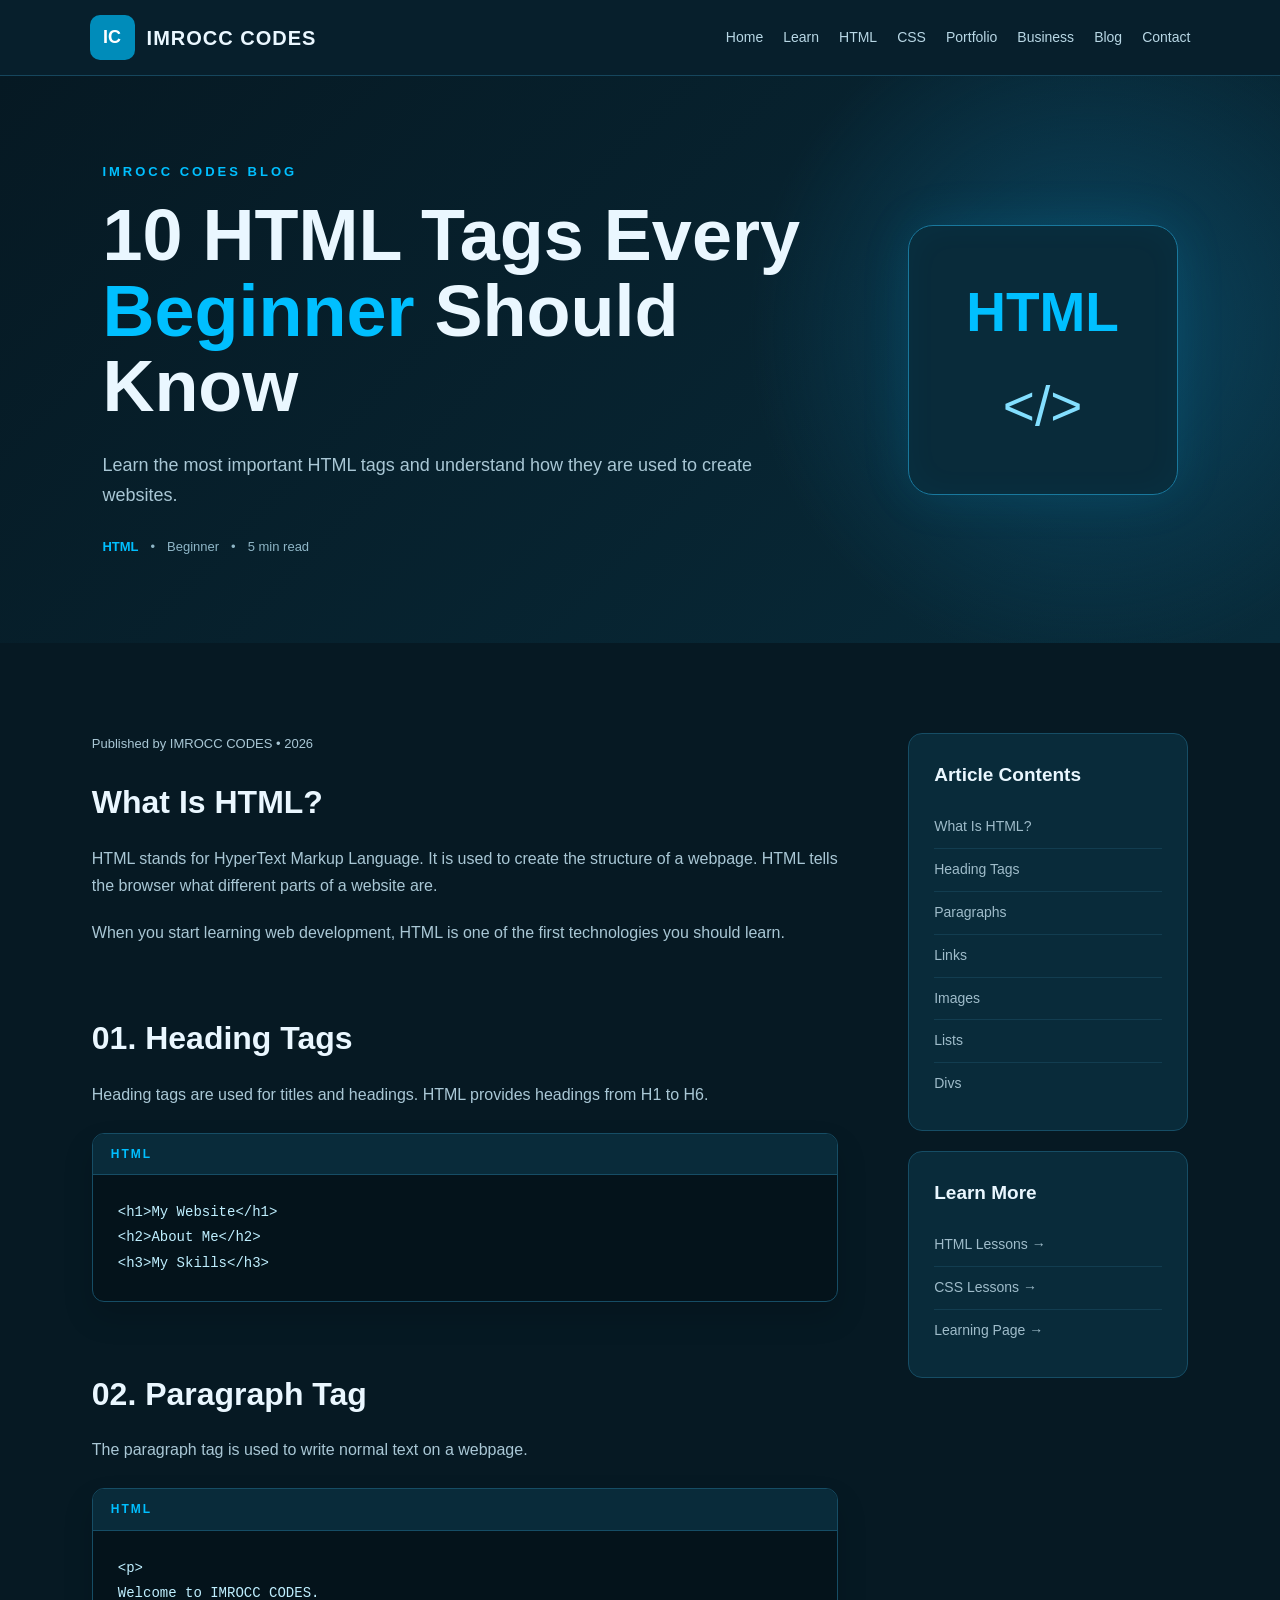
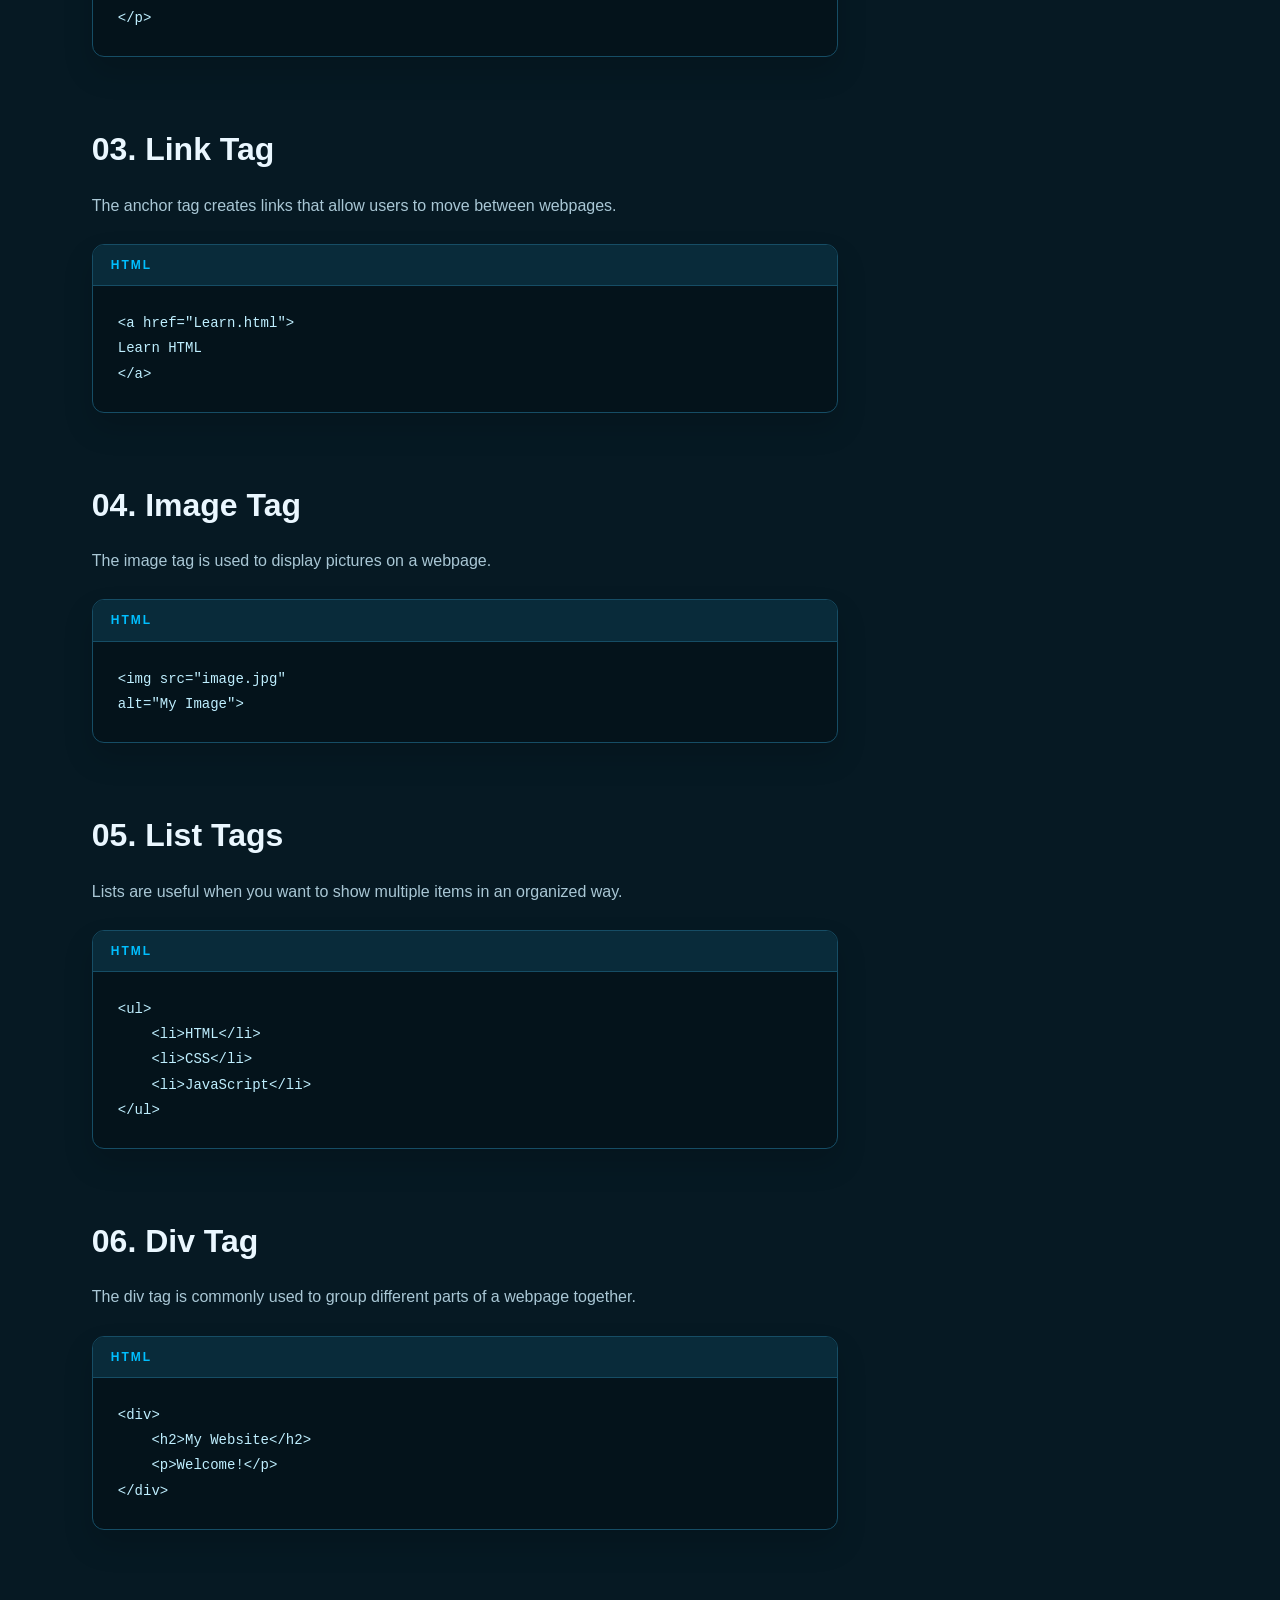
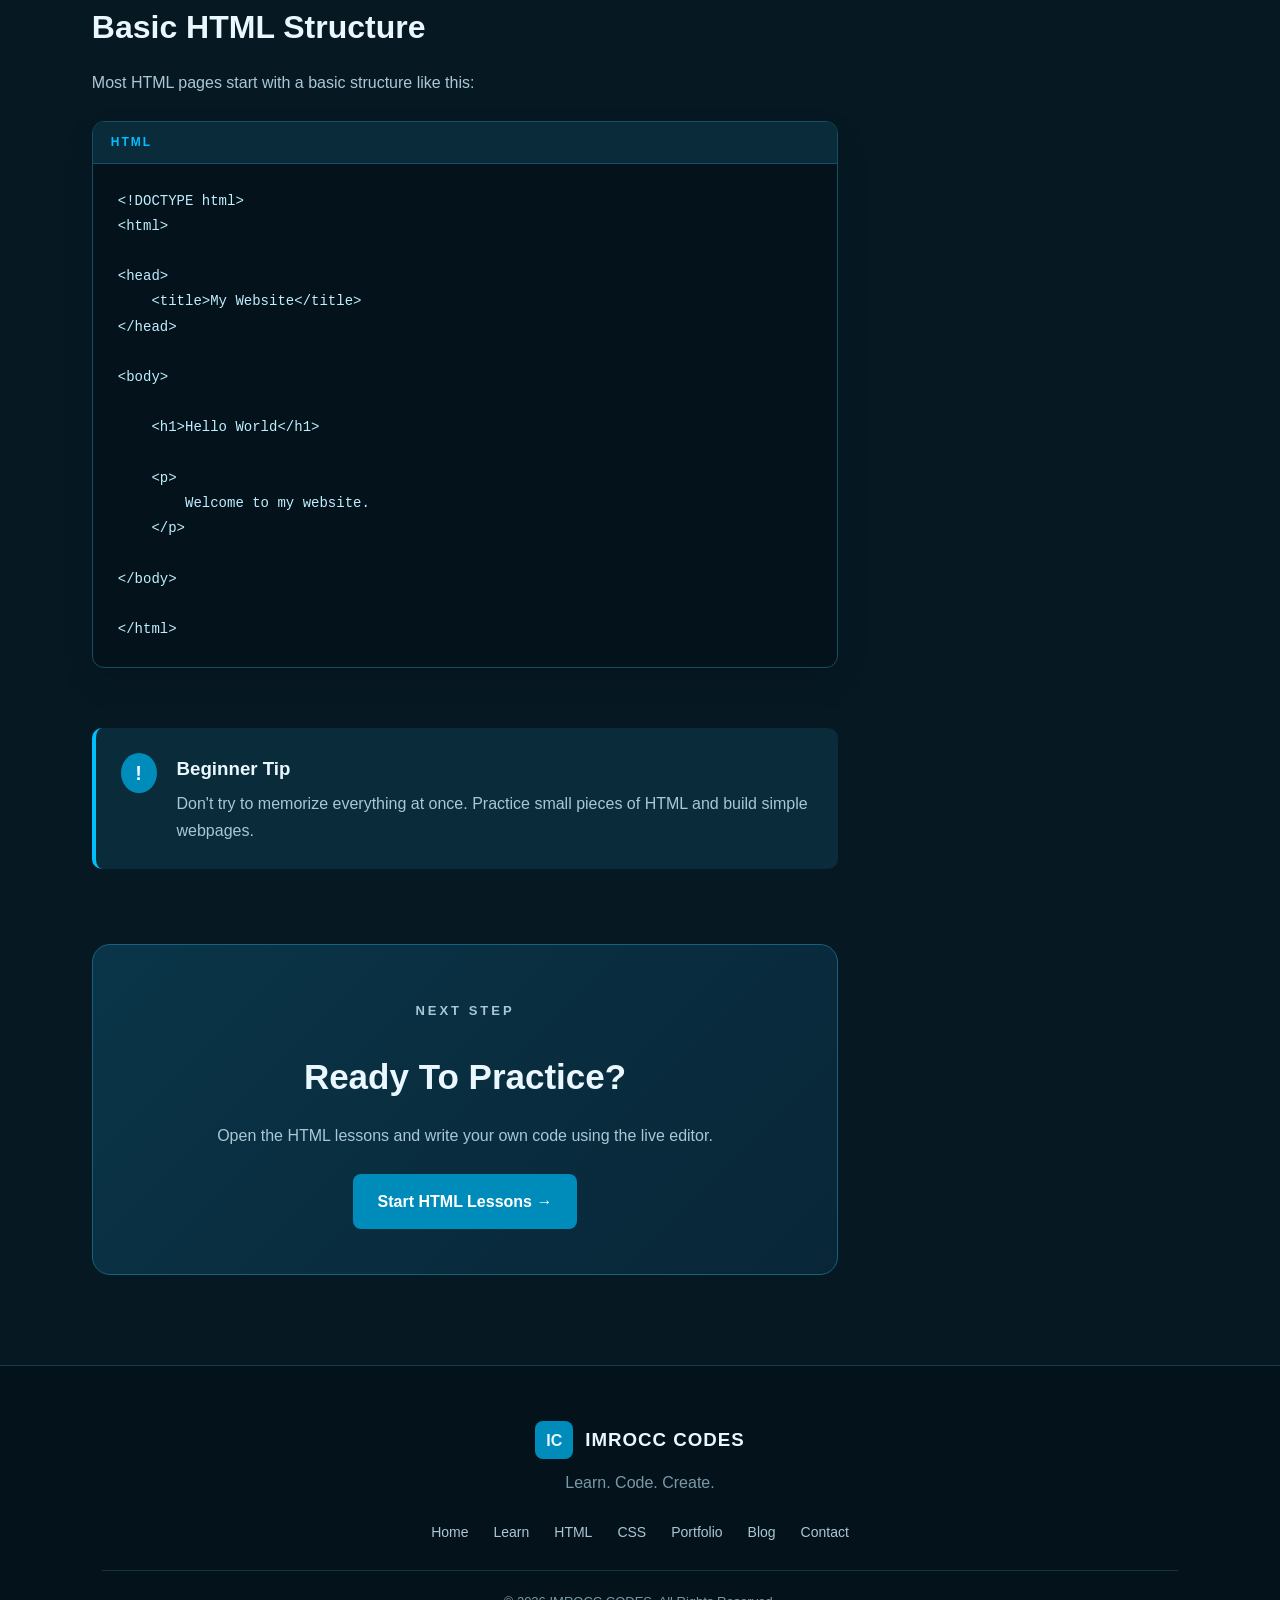
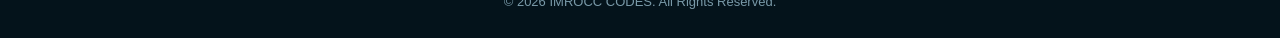
<file: About.html>
<!DOCTYPE html>
<html lang="en">
<head>
    <meta charset="UTF-8">
    <meta name="viewport" content="width=device-width, initial-scale=1.0">

    <title>Read More | IMROCC CODES</title>

    <link rel="stylesheet" href="About.css">
</head>

<body>

    <!-- NAVBAR -->
    <header class="navbar">

        <div class="logo">
            <span>IC</span>
            <h2>IMROCC CODES</h2>
        </div>

        <nav>
            <a href="Project.html">Home</a>
            <a href="Learn.html">Learn</a>
            <a href="HTML.html">HTML</a>
            <a href="CSS.html">CSS</a>
            <a href="Portfolio.html">Portfolio</a>
            <a href="Buisness.html">Business</a>
            <a href="Blog.html">Blog</a>
            <a href="Contact.html">Contact</a>
        </nav>

    </header>


    <!-- ARTICLE HERO -->
    <section class="article-hero">

        <div class="article-heading">

            <p class="label">IMROCC CODES BLOG</p>

            <h1>
                10 HTML Tags Every
                <span>Beginner</span> Should Know
            </h1>

            <p class="intro">
                Learn the most important HTML tags and understand
                how they are used to create websites.
            </p>

            <div class="article-info">
                <span>HTML</span>
                <span>•</span>
                <span>Beginner</span>
                <span>•</span>
                <span>5 min read</span>
            </div>

        </div>

        <div class="article-logo">
            <div>HTML</div>
            <small>&lt;/&gt;</small>
        </div>

    </section>


    <!-- ARTICLE -->
    <main class="article-container">

        <article class="article">

            <p class="article-date">
                Published by IMROCC CODES • 2026
            </p>

            <h2>What Is HTML?</h2>

            <p>
                HTML stands for HyperText Markup Language. It is used
                to create the structure of a webpage. HTML tells the
                browser what different parts of a website are.
            </p>

            <p>
                When you start learning web development, HTML is one
                of the first technologies you should learn.
            </p>


            <!-- TAG 1 -->
            <section class="tag-section">

                <h2>01. Heading Tags</h2>

                <p>
                    Heading tags are used for titles and headings.
                    HTML provides headings from H1 to H6.
                </p>

                <div class="code-box">
                    <div class="code-title">HTML</div>

                    <pre><code>&lt;h1&gt;My Website&lt;/h1&gt;
&lt;h2&gt;About Me&lt;/h2&gt;
&lt;h3&gt;My Skills&lt;/h3&gt;</code></pre>
                </div>

            </section>


            <!-- TAG 2 -->
            <section class="tag-section">

                <h2>02. Paragraph Tag</h2>

                <p>
                    The paragraph tag is used to write normal text
                    on a webpage.
                </p>

                <div class="code-box">
                    <div class="code-title">HTML</div>

                    <pre><code>&lt;p&gt;
Welcome to IMROCC CODES.
&lt;/p&gt;</code></pre>
                </div>

            </section>


            <!-- TAG 3 -->
            <section class="tag-section">

                <h2>03. Link Tag</h2>

                <p>
                    The anchor tag creates links that allow users
                    to move between webpages.
                </p>

                <div class="code-box">
                    <div class="code-title">HTML</div>

                    <pre><code>&lt;a href="Learn.html"&gt;
Learn HTML
&lt;/a&gt;</code></pre>
                </div>

            </section>


            <!-- TAG 4 -->
            <section class="tag-section">

                <h2>04. Image Tag</h2>

                <p>
                    The image tag is used to display pictures
                    on a webpage.
                </p>

                <div class="code-box">
                    <div class="code-title">HTML</div>

                    <pre><code>&lt;img src="image.jpg"
alt="My Image"&gt;</code></pre>
                </div>

            </section>


            <!-- TAG 5 -->
            <section class="tag-section">

                <h2>05. List Tags</h2>

                <p>
                    Lists are useful when you want to show multiple
                    items in an organized way.
                </p>

                <div class="code-box">
                    <div class="code-title">HTML</div>

                    <pre><code>&lt;ul&gt;
    &lt;li&gt;HTML&lt;/li&gt;
    &lt;li&gt;CSS&lt;/li&gt;
    &lt;li&gt;JavaScript&lt;/li&gt;
&lt;/ul&gt;</code></pre>
                </div>

            </section>


            <!-- TAG 6 -->
            <section class="tag-section">

                <h2>06. Div Tag</h2>

                <p>
                    The div tag is commonly used to group different
                    parts of a webpage together.
                </p>

                <div class="code-box">
                    <div class="code-title">HTML</div>

                    <pre><code>&lt;div&gt;
    &lt;h2&gt;My Website&lt;/h2&gt;
    &lt;p&gt;Welcome!&lt;/p&gt;
&lt;/div&gt;</code></pre>
                </div>

            </section>


            <!-- BASIC STRUCTURE -->
            <section class="structure">

                <h2>Basic HTML Structure</h2>

                <p>
                    Most HTML pages start with a basic structure like this:
                </p>

                <div class="code-box large">
                    <div class="code-title">HTML</div>

                    <pre><code>&lt;!DOCTYPE html&gt;
&lt;html&gt;

&lt;head&gt;
    &lt;title&gt;My Website&lt;/title&gt;
&lt;/head&gt;

&lt;body&gt;

    &lt;h1&gt;Hello World&lt;/h1&gt;

    &lt;p&gt;
        Welcome to my website.
    &lt;/p&gt;

&lt;/body&gt;

&lt;/html&gt;</code></pre>
                </div>

            </section>


            <!-- TIP -->
            <section class="tip">

                <div class="tip-icon">!</div>

                <div>
                    <h3>Beginner Tip</h3>

                    <p>
                        Don't try to memorize everything at once.
                        Practice small pieces of HTML and build
                        simple webpages.
                    </p>
                </div>

            </section>


            <!-- NEXT -->
            <section class="next-step">

                <p class="label">NEXT STEP</p>

                <h2>Ready To Practice?</h2>

                <p>
                    Open the HTML lessons and write your own code
                    using the live editor.
                </p>

                <a href="HTML.html">
                    Start HTML Lessons →
                </a>

            </section>

        </article>


        <!-- SIDEBAR -->
        <aside class="sidebar">

            <div class="side-card">

                <h3>Article Contents</h3>

                <a href="#top">What Is HTML?</a>
                <a href="#top">Heading Tags</a>
                <a href="#top">Paragraphs</a>
                <a href="#top">Links</a>
                <a href="#top">Images</a>
                <a href="#top">Lists</a>
                <a href="#top">Divs</a>

            </div>


            <div class="side-card">

                <h3>Learn More</h3>

                <a href="HTML.html">HTML Lessons →</a>
                <a href="CSS.html">CSS Lessons →</a>
                <a href="Learn.html">Learning Page →</a>

            </div>

        </aside>

    </main>


    <!-- FOOTER -->
    <footer>

        <div class="footer-logo">
            <span>IC</span>
            <h3>IMROCC CODES</h3>
        </div>

        <p>Learn. Code. Create.</p>

        <div class="footer-links">
            <a href="Project.html">Home</a>
            <a href="Learn.html">Learn</a>
            <a href="HTML.html">HTML</a>
            <a href="CSS.html">CSS</a>
            <a href="Portfolio.html">Portfolio</a>
            <a href="Blog.html">Blog</a>
            <a href="Contact.html">Contact</a>
        </div>

        <p class="copyright">
            © 2026 IMROCC CODES. All Rights Reserved.
        </p>

    </footer>

</body>
</html>
</file>
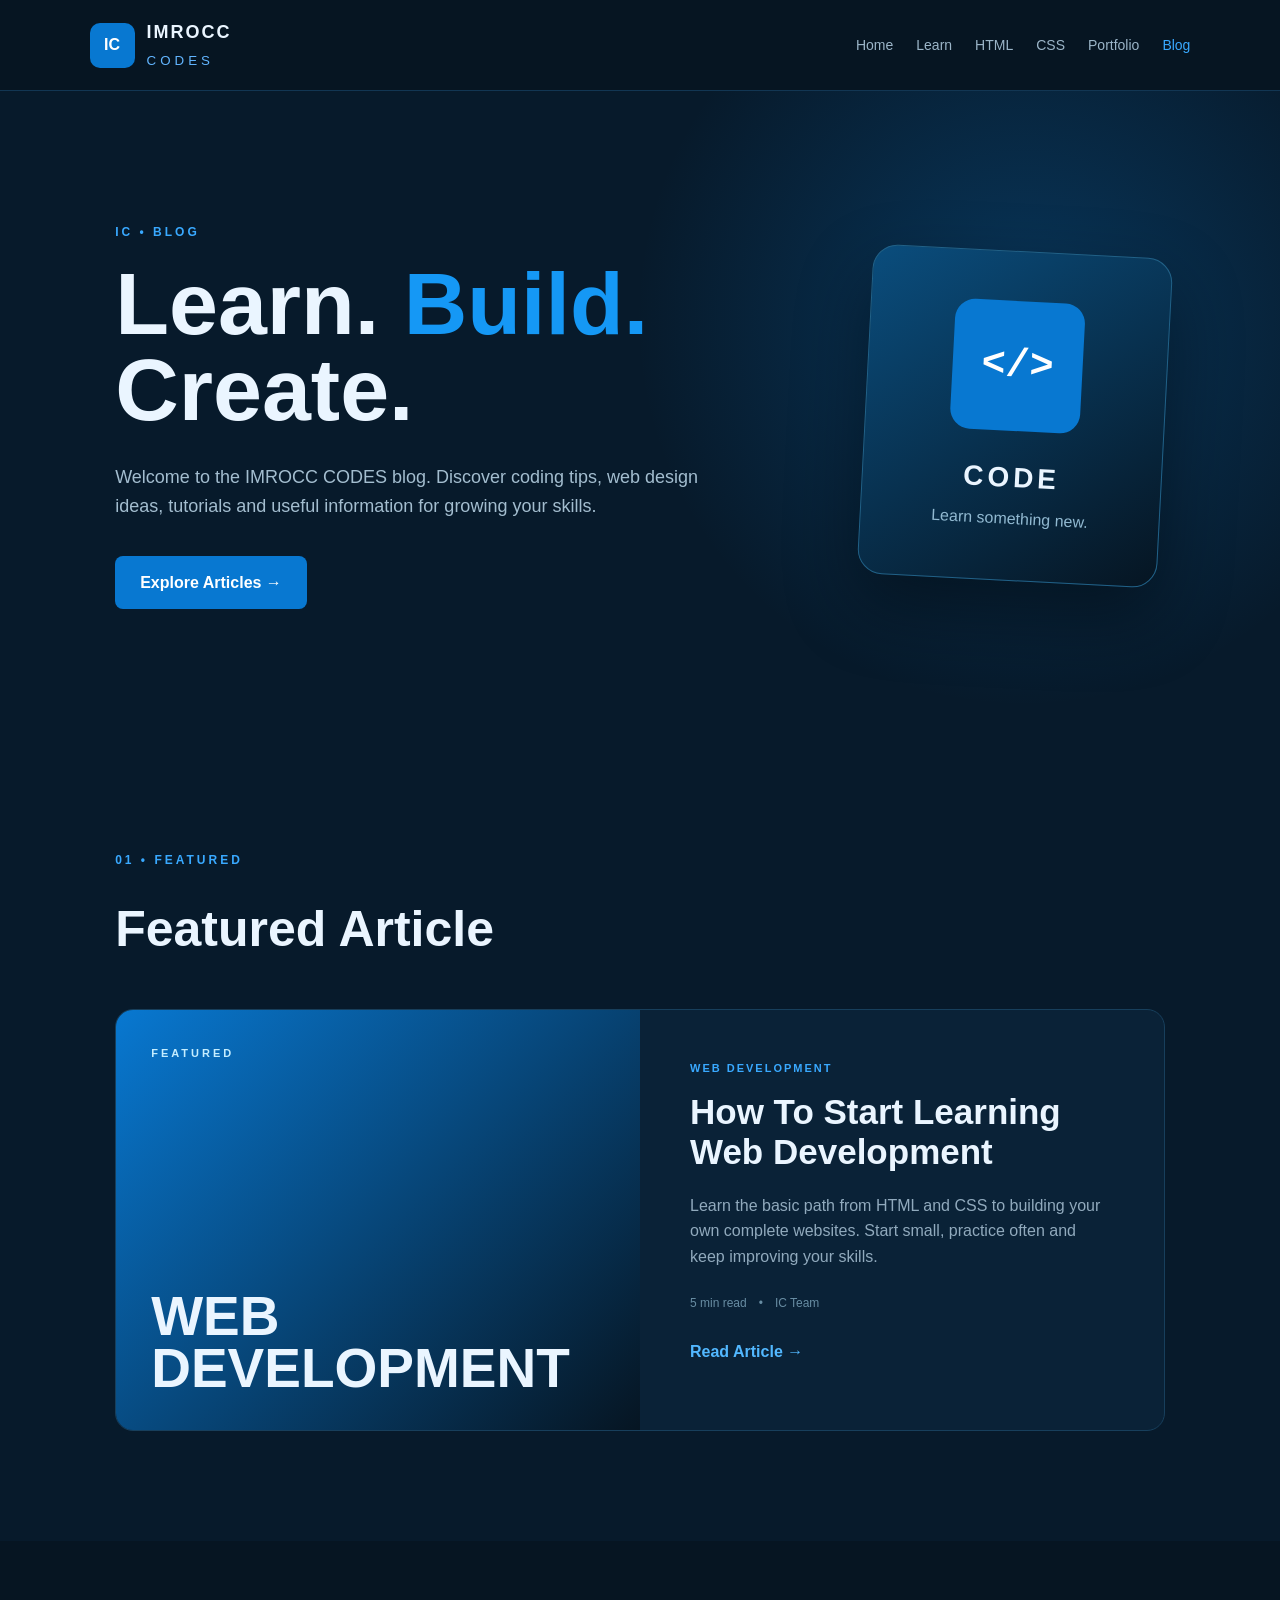
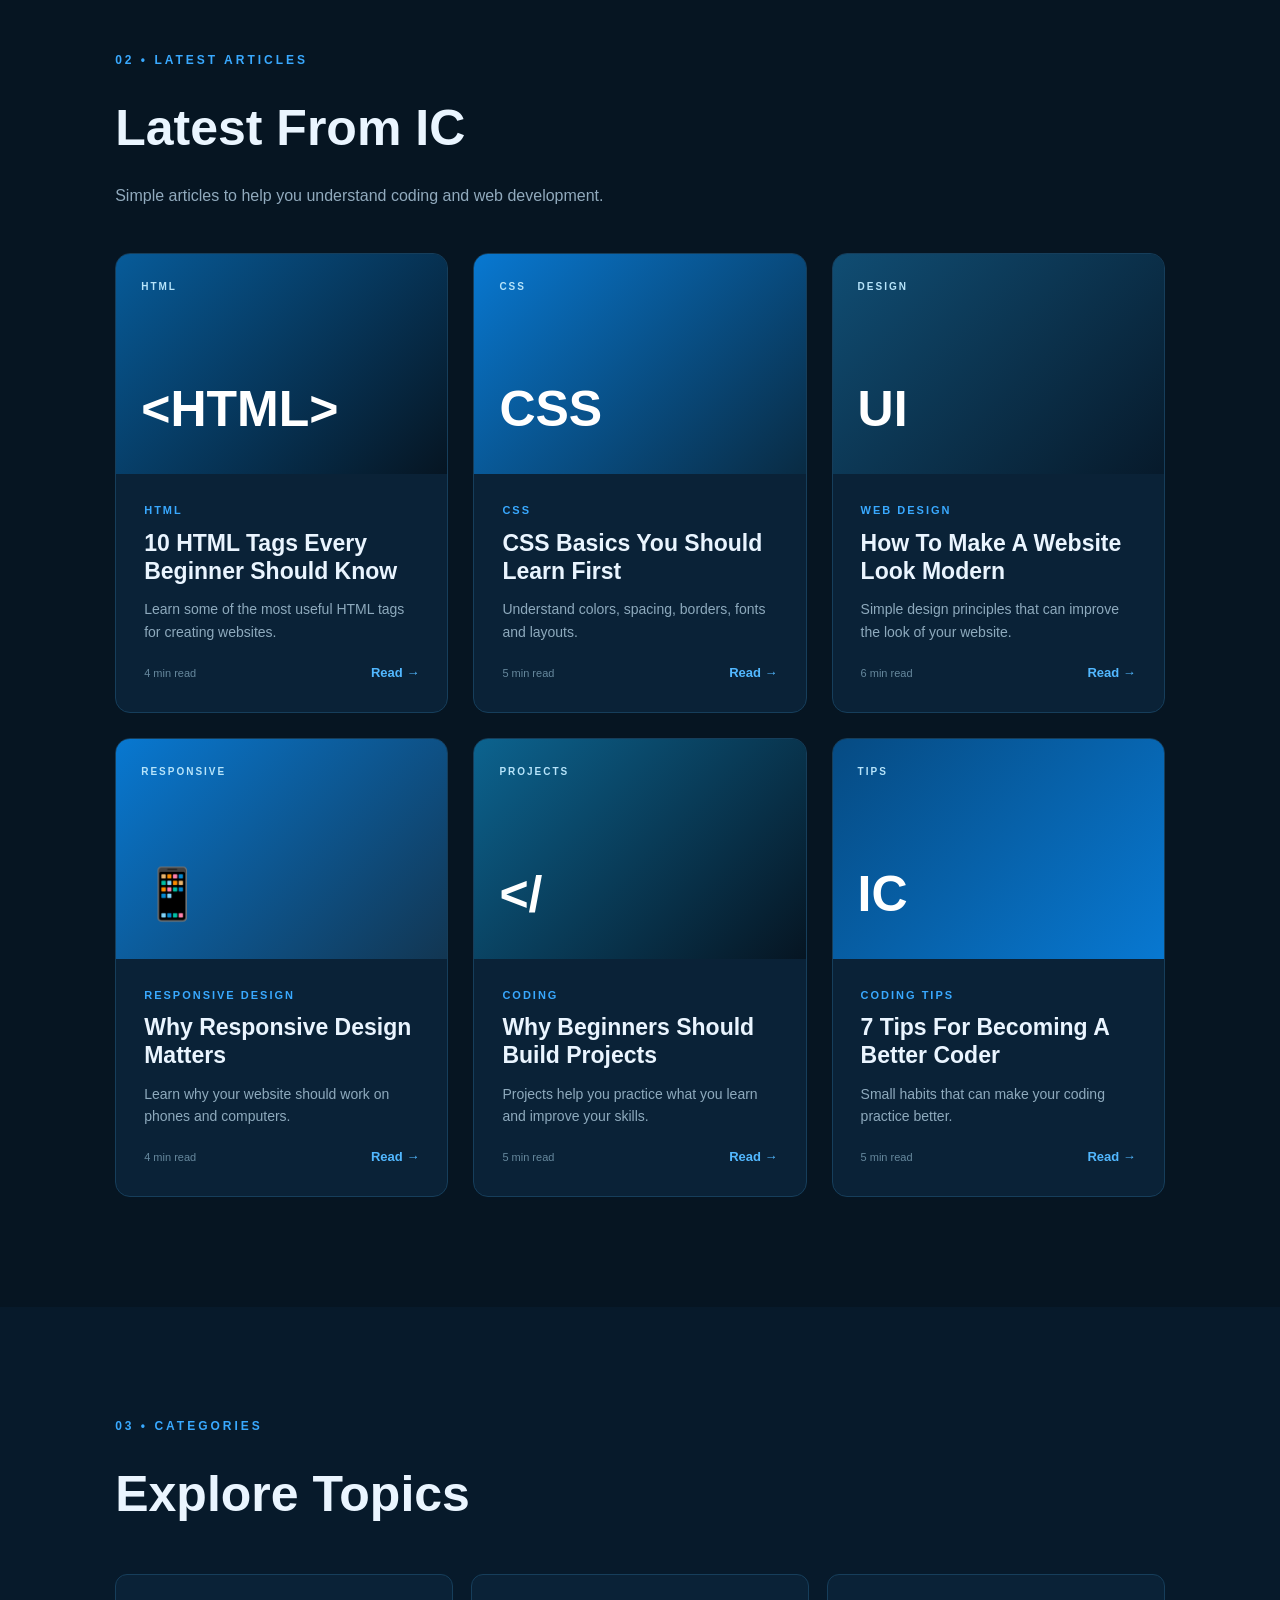
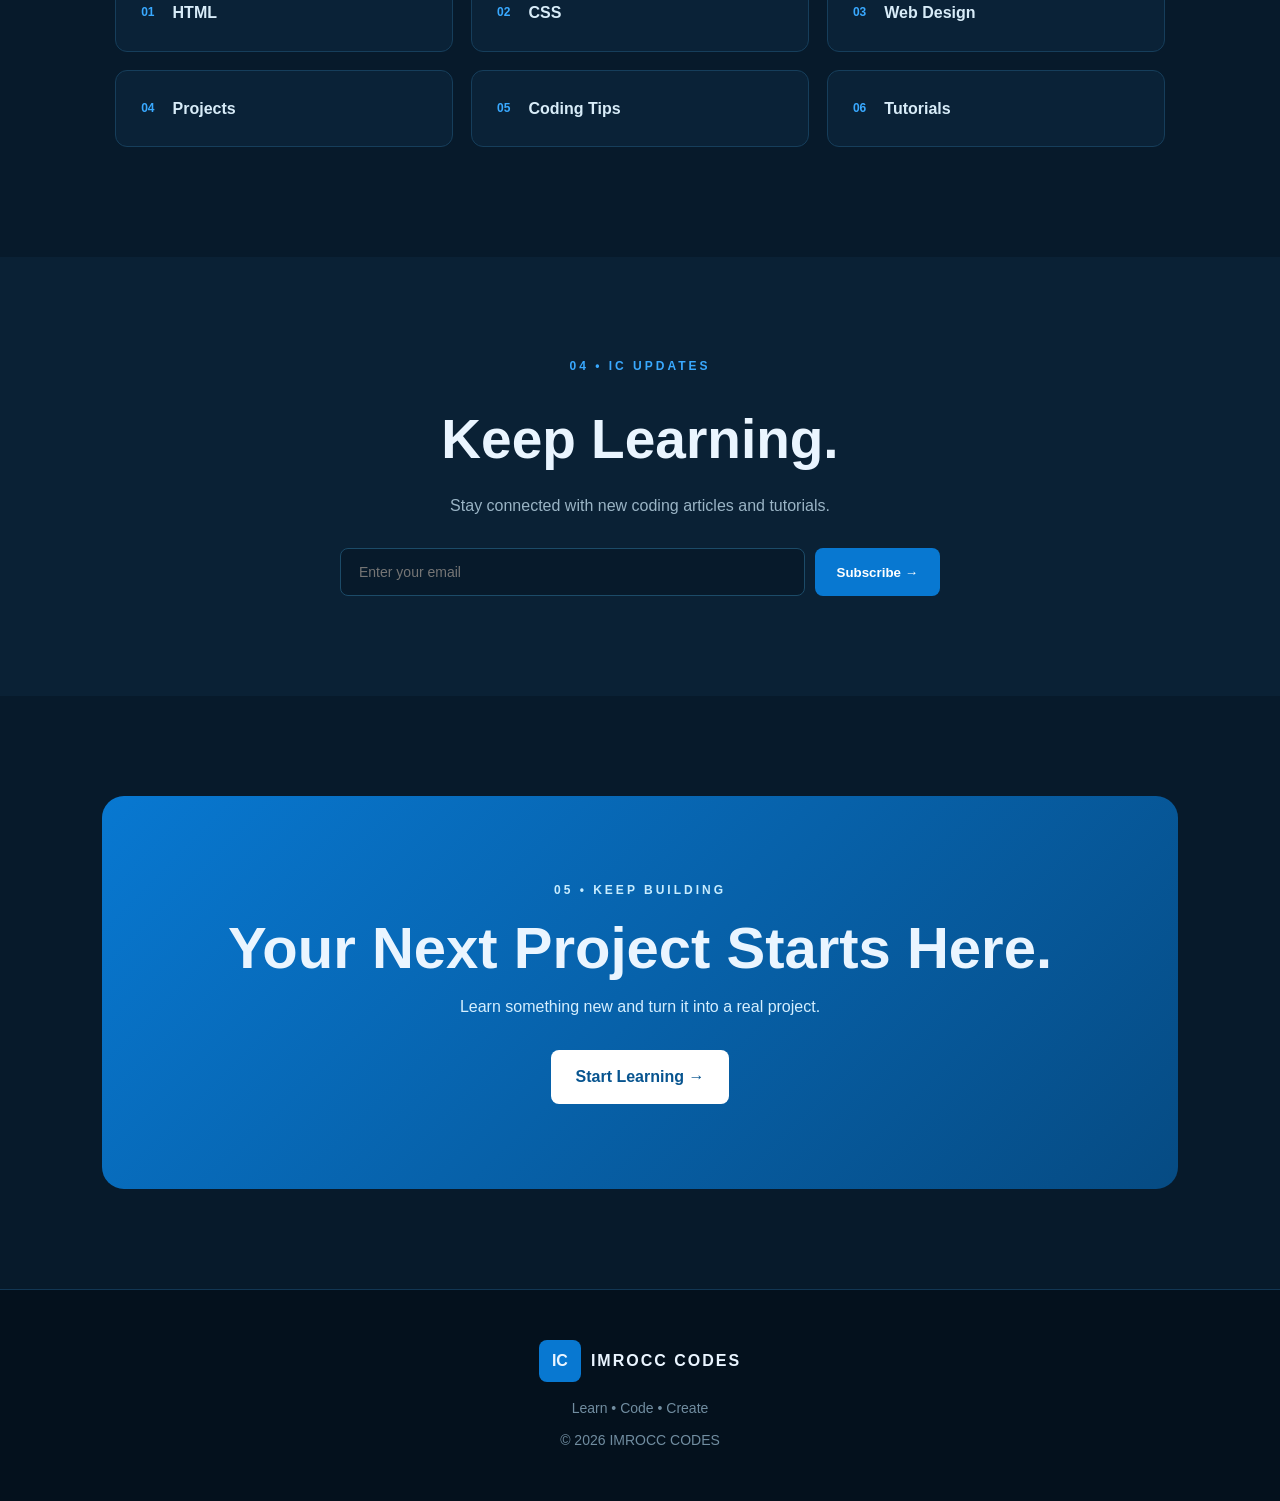
<file: Blog.html>
<!DOCTYPE html>
<html lang="en">

<head>

    <meta charset="UTF-8">

    <meta name="viewport" content="width=device-width, initial-scale=1.0">

    <title>IC Blog</title>

    <link rel="stylesheet" href="Blog.css">

</head>

<body>


    <!-- ================= NAVBAR ================= -->

    <header class="navbar">

        <div class="logo">

            <span>IC</span>

            <div>
                <h2>IMROCC</h2>
                <small>CODES</small>
            </div>

        </div>


        <nav>

            <a href="Project.html">Home</a>

            <a href="Learn.html">Learn</a>

            <a href="HTML.html">HTML</a>

            <a href="CSS.html">CSS</a>

            <a href="Portfolio.html">Portfolio</a>

            <a href="Blog.html" class="active">Blog</a>

        </nav>

    </header>



    <!-- ================= HERO ================= -->

    <section class="hero">

        <div class="hero-content">

            <p class="label">
                IC • BLOG
            </p>


            <h1>
                Learn.
                <span>Build.</span>
                Create.
            </h1>


            <p class="hero-text">

                Welcome to the IMROCC CODES blog.
                Discover coding tips, web design ideas,
                tutorials and useful information for
                growing your skills.

            </p>


            <a href="#articles" class="hero-btn">
                Explore Articles →
            </a>

        </div>


        <div class="blog-box">

            <div class="blog-symbol">
                &lt;/&gt;
            </div>

            <h2>
                CODE
            </h2>

            <p>
                Learn something new.
            </p>

        </div>

    </section>



    <!-- ================= FEATURED ================= -->

    <section class="featured">

        <p class="label">
            01 • FEATURED
        </p>


        <h2>
            Featured Article
        </h2>


        <div class="featured-card">

            <div class="featured-image">

                <span>
                    FEATURED
                </span>

                <strong>
                    WEB<br>
                    DEVELOPMENT
                </strong>

            </div>


            <div class="featured-content">

                <p class="category">
                    WEB DEVELOPMENT
                </p>


                <h3>
                    How To Start Learning
                    Web Development
                </h3>


                <p>

                    Learn the basic path from HTML and CSS
                    to building your own complete websites.
                    Start small, practice often and keep
                    improving your skills.

                </p>


                <div class="article-info">

                    <span>
                        5 min read
                    </span>

                    <span>
                        •
                    </span>

                    <span>
                        IC Team
                    </span>

                </div>


                <a href="#">
                    Read Article →
                </a>

            </div>

        </div>

    </section>



    <!-- ================= ARTICLES ================= -->

    <section class="articles" id="articles">

        <p class="label">
            02 • LATEST ARTICLES
        </p>


        <h2>
            Latest From IC
        </h2>


        <p class="section-description">

            Simple articles to help you understand
            coding and web development.

        </p>


        <div class="article-grid">


            <!-- ARTICLE 1 -->

            <article class="article-card">

                <div class="article-image image-one">

                    <span>
                        HTML
                    </span>

                    <strong>
                        &lt;HTML&gt;
                    </strong>

                </div>


                <div class="article-content">

                    <p class="category">
                        HTML
                    </p>

                    <h3>
                        10 HTML Tags Every Beginner
                        Should Know
                    </h3>

                    <p>
                        Learn some of the most useful
                        HTML tags for creating websites.
                    </p>

                    <div class="article-bottom">

                        <span>
                            4 min read
                        </span>

                        <a href="#">
                            Read →
                        </a>

                    </div>

                </div>

            </article>



            <!-- ARTICLE 2 -->

            <article class="article-card">

                <div class="article-image image-two">

                    <span>
                        CSS
                    </span>

                    <strong>
                        CSS
                    </strong>

                </div>


                <div class="article-content">

                    <p class="category">
                        CSS
                    </p>

                    <h3>
                        CSS Basics You Should
                        Learn First
                    </h3>

                    <p>
                        Understand colors, spacing,
                        borders, fonts and layouts.
                    </p>

                    <div class="article-bottom">

                        <span>
                            5 min read
                        </span>

                        <a href="#">
                            Read →
                        </a>

                    </div>

                </div>

            </article>



            <!-- ARTICLE 3 -->

            <article class="article-card">

                <div class="article-image image-three">

                    <span>
                        DESIGN
                    </span>

                    <strong>
                        UI
                    </strong>

                </div>


                <div class="article-content">

                    <p class="category">
                        WEB DESIGN
                    </p>

                    <h3>
                        How To Make A Website
                        Look Modern
                    </h3>

                    <p>
                        Simple design principles that can
                        improve the look of your website.
                    </p>

                    <div class="article-bottom">

                        <span>
                            6 min read
                        </span>

                        <a href="#">
                            Read →
                        </a>

                    </div>

                </div>

            </article>



            <!-- ARTICLE 4 -->

            <article class="article-card">

                <div class="article-image image-four">

                    <span>
                        RESPONSIVE
                    </span>

                    <strong>
                        📱
                    </strong>

                </div>


                <div class="article-content">

                    <p class="category">
                        RESPONSIVE DESIGN
                    </p>

                    <h3>
                        Why Responsive Design
                        Matters
                    </h3>

                    <p>
                        Learn why your website should
                        work on phones and computers.
                    </p>

                    <div class="article-bottom">

                        <span>
                            4 min read
                        </span>

                        <a href="#">
                            Read →
                        </a>

                    </div>

                </div>

            </article>



            <!-- ARTICLE 5 -->

            <article class="article-card">

                <div class="article-image image-five">

                    <span>
                        PROJECTS
                    </span>

                    <strong>
                        &lt;/
                    </strong>

                </div>


                <div class="article-content">

                    <p class="category">
                        CODING
                    </p>

                    <h3>
                        Why Beginners Should
                        Build Projects
                    </h3>

                    <p>
                        Projects help you practice what
                        you learn and improve your skills.
                    </p>

                    <div class="article-bottom">

                        <span>
                            5 min read
                        </span>

                        <a href="#">
                            Read →
                        </a>

                    </div>

                </div>

            </article>



            <!-- ARTICLE 6 -->

            <article class="article-card">

                <div class="article-image image-six">

                    <span>
                        TIPS
                    </span>

                    <strong>
                        IC
                    </strong>

                </div>


                <div class="article-content">

                    <p class="category">
                        CODING TIPS
                    </p>

                    <h3>
                        7 Tips For Becoming
                        A Better Coder
                    </h3>

                    <p>
                        Small habits that can make
                        your coding practice better.
                    </p>

                    <div class="article-bottom">

                        <span>
                            5 min read
                        </span>

                        <a href="#">
                            Read →
                        </a>

                    </div>

                </div>

            </article>

        </div>

    </section>



    <!-- ================= CATEGORIES ================= -->

    <section class="categories">

        <p class="label">
            03 • CATEGORIES
        </p>


        <h2>
            Explore Topics
        </h2>


        <div class="category-grid">

            <a href="#">
                <span>01</span>
                HTML
            </a>


            <a href="#">
                <span>02</span>
                CSS
            </a>


            <a href="#">
                <span>03</span>
                Web Design
            </a>


            <a href="#">
                <span>04</span>
                Projects
            </a>


            <a href="#">
                <span>05</span>
                Coding Tips
            </a>


            <a href="#">
                <span>06</span>
                Tutorials
            </a>

        </div>

    </section>



    <!-- ================= NEWSLETTER ================= -->

    <section class="newsletter">

        <p class="label">
            04 • IC UPDATES
        </p>


        <h2>
            Keep Learning.
        </h2>


        <p>
            Stay connected with new coding
            articles and tutorials.
        </p>


        <div class="subscribe">

            <input
                type="email"
                placeholder="Enter your email"
            >

            <button>
                Subscribe →
            </button>

        </div>

    </section>



    <!-- ================= CTA ================= -->

    <section class="cta">

        <p class="label">
            05 • KEEP BUILDING
        </p>


        <h2>
            Your Next Project
            Starts Here.
        </h2>


        <p>
            Learn something new and turn it
            into a real project.
        </p>


        <a href="Learn.html">
            Start Learning →
        </a>

    </section>



    <!-- ================= FOOTER ================= -->

    <footer>

        <div class="footer-logo">

            <strong>
                IC
            </strong>

            <span>
                IMROCC CODES
            </span>

        </div>


        <p>
            Learn • Code • Create
        </p>


        <p class="copyright">
            © 2026 IMROCC CODES
        </p>

    </footer>


</body>
</html>
</file>
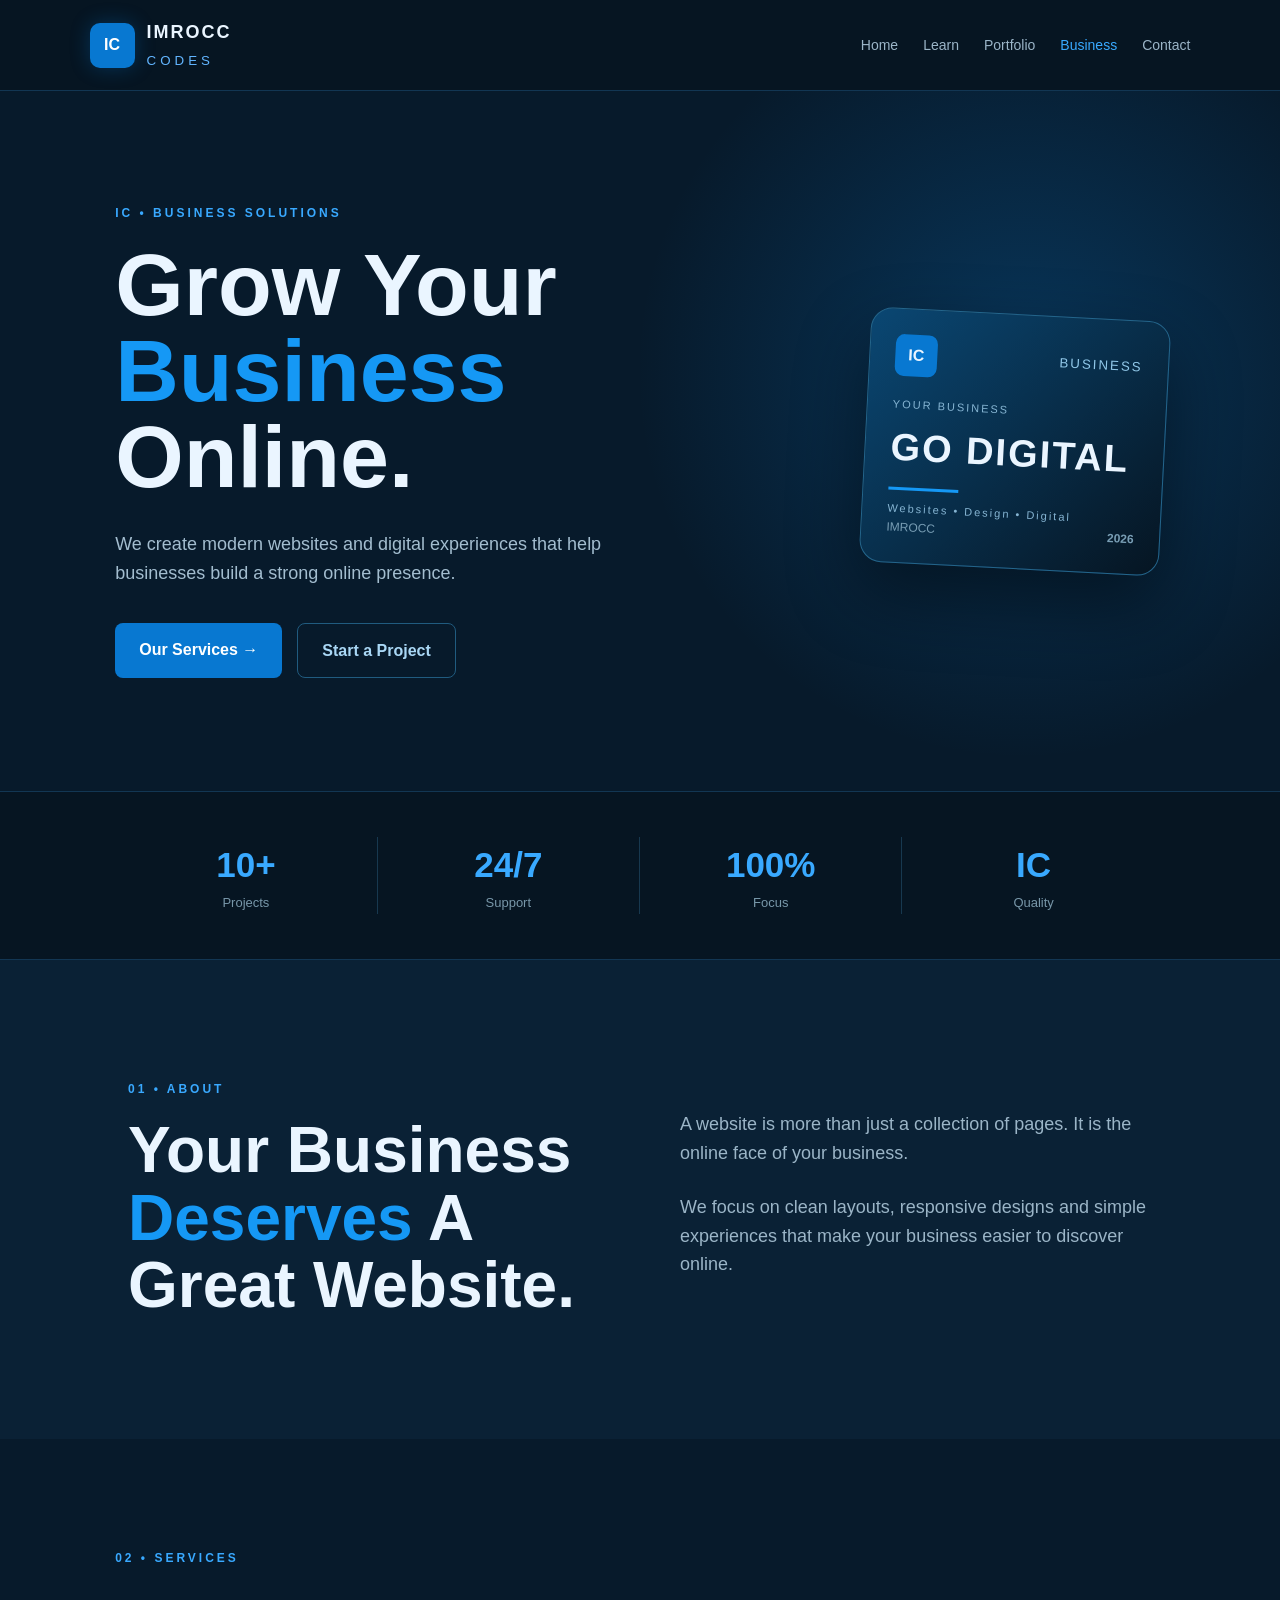
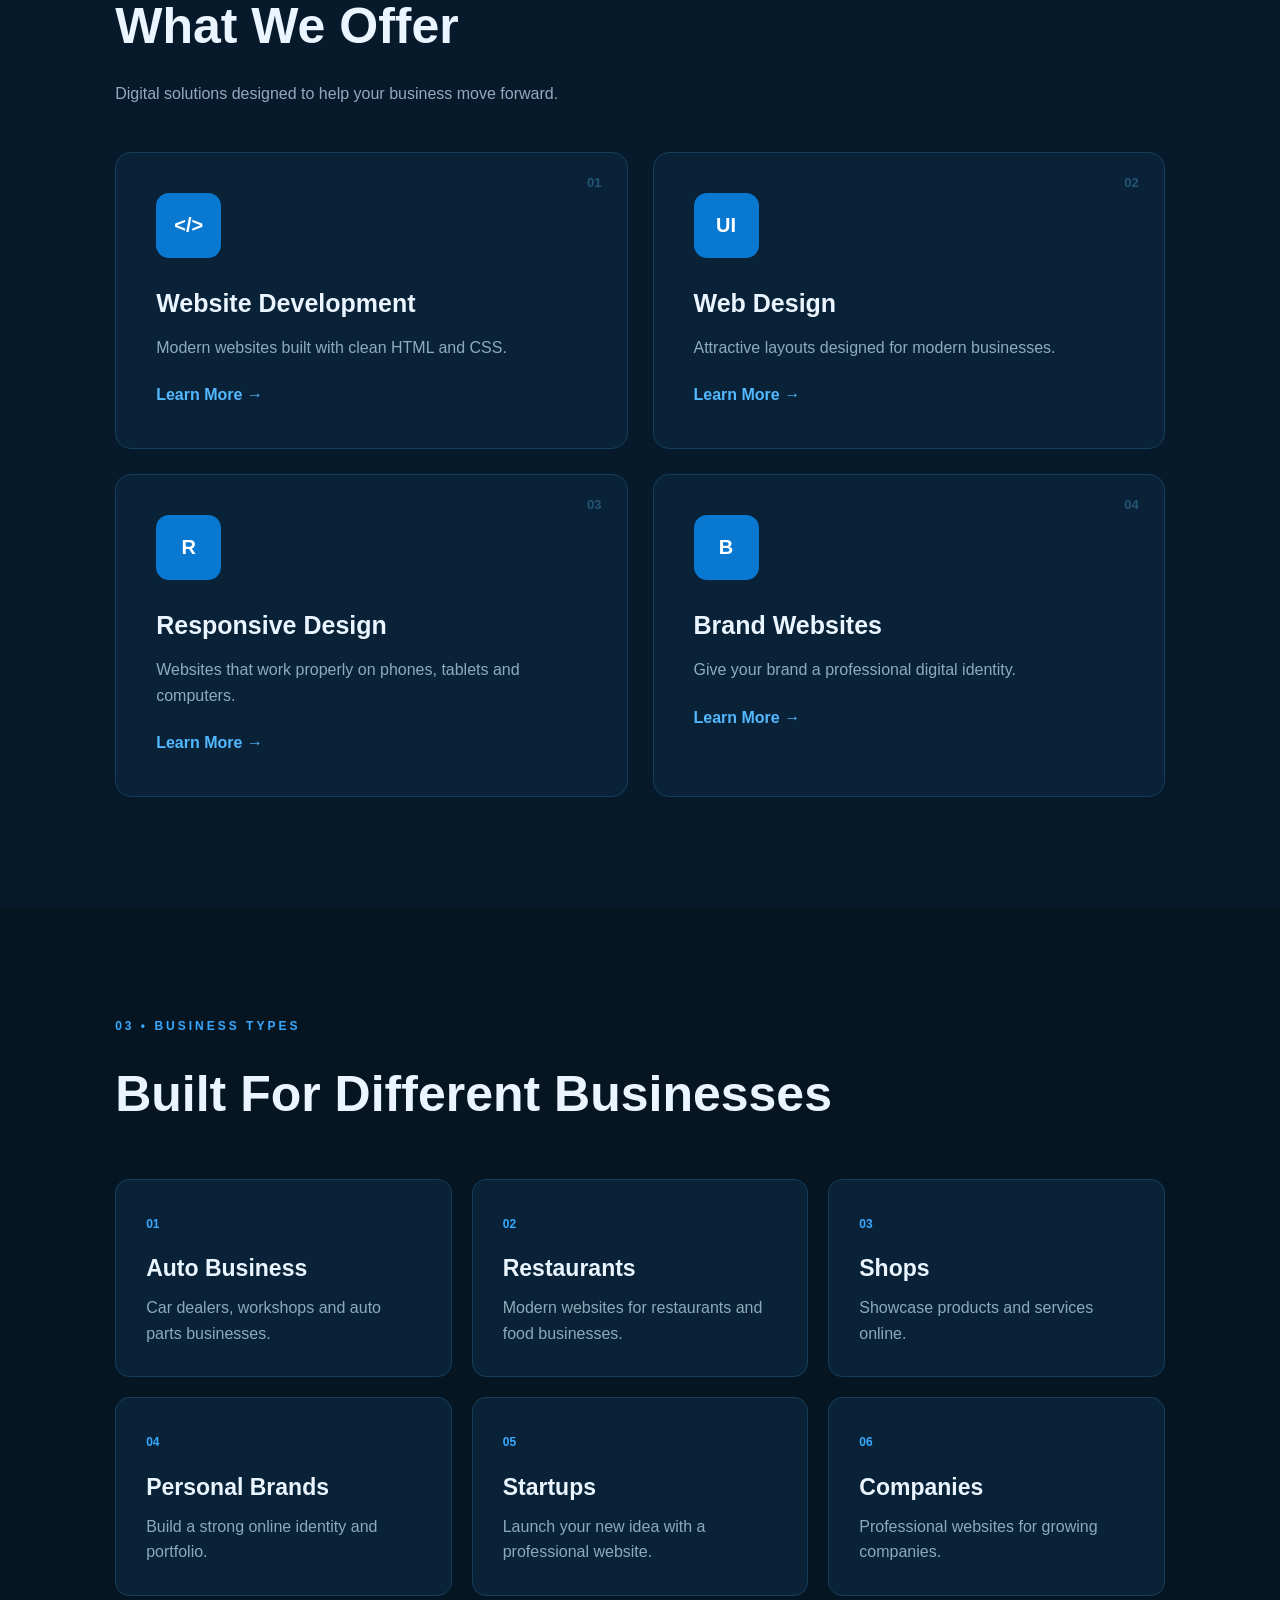
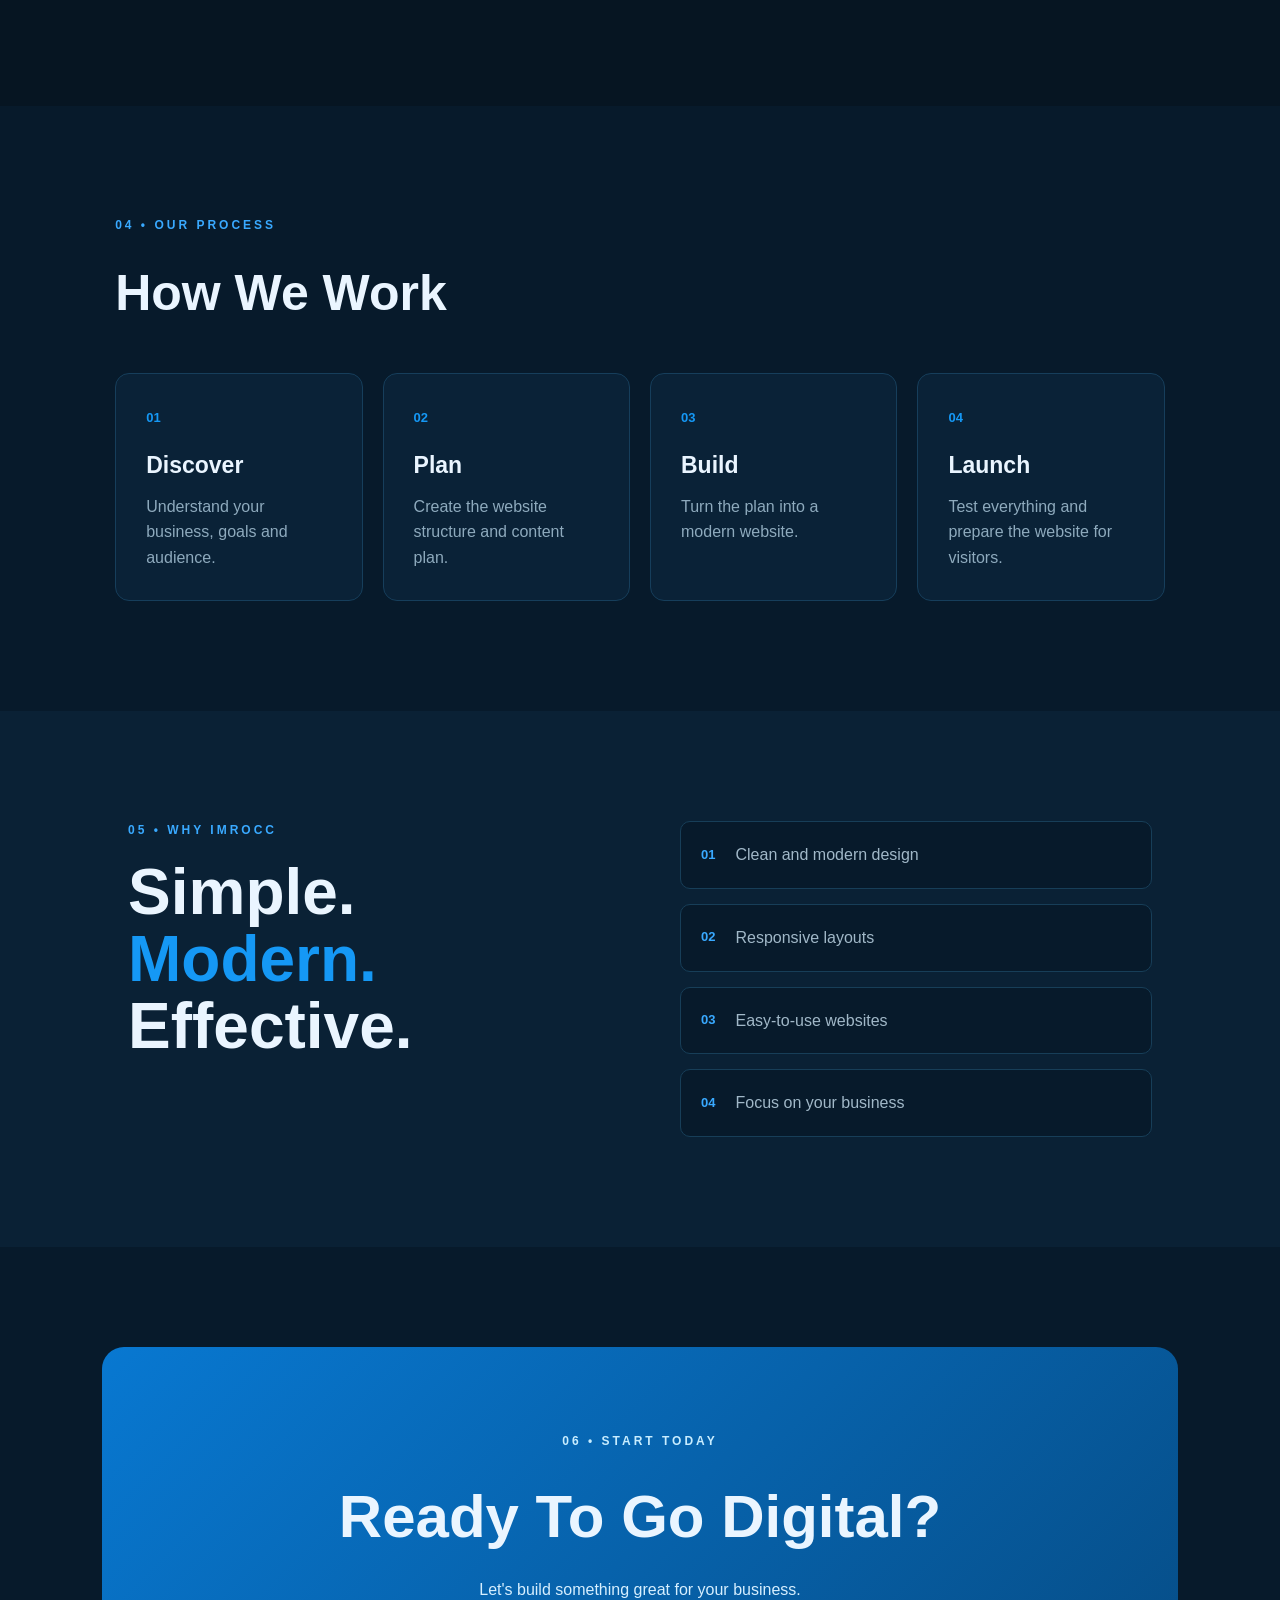
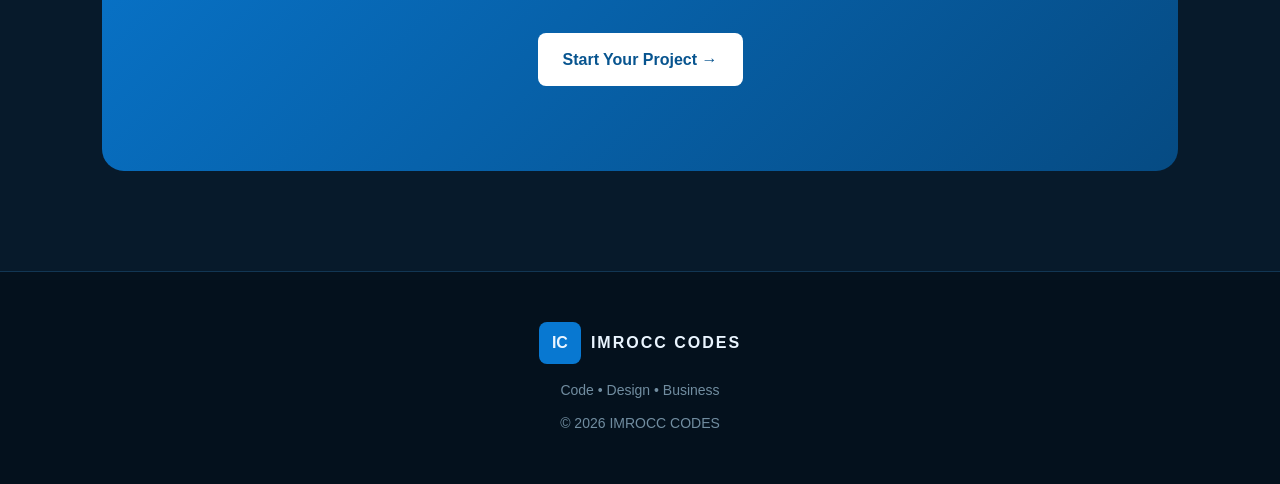
<file: Buisness.html>
<!DOCTYPE html>
<html lang="en">
<head>

    <meta charset="UTF-8">

    <meta name="viewport" content="width=device-width, initial-scale=1.0">

    <title>IMROCC Business</title>

    <link rel="stylesheet" href="Buisness.css">

</head>

<body>


    <!-- ================= NAVBAR ================= -->

    <header class="navbar">

        <div class="logo">

            <span>IC</span>

            <div>
                <h2>IMROCC</h2>
                <small>CODES</small>
            </div>

        </div>


        <nav>

            <a href="Project.html">Home</a>

            <a href="Learn.html">Learn</a>

            <a href="Portfolio.html">Portfolio</a>

            <a href="Buisness.html" class="active">
                Business
            </a>

            <a href="Contact.html">Contact</a>

        </nav>

    </header>



    <!-- ================= HERO ================= -->

    <section class="hero">

        <div class="hero-content">

            <p class="label">
                IC • BUSINESS SOLUTIONS
            </p>


            <h1>
                Grow Your
                <span>Business</span>
                Online.
            </h1>


            <p class="hero-text">

                We create modern websites and digital
                experiences that help businesses build
                a strong online presence.

            </p>


            <div class="hero-buttons">

                <a href="#services" class="primary-btn">
                    Our Services →
                </a>

                <a href="#contact" class="secondary-btn">
                    Start a Project
                </a>

            </div>

        </div>



        <!-- BUSINESS CARD -->

        <div class="business-card">

            <div class="card-top">

                <span>IC</span>

                <small>BUSINESS</small>

            </div>


            <div class="card-content">

                <p>YOUR BUSINESS</p>

                <h2>
                    GO DIGITAL
                </h2>

                <div class="line"></div>

                <p>
                    Websites • Design • Digital
                </p>

            </div>


            <div class="card-bottom">

                <span>IMROCC</span>

                <strong>2026</strong>

            </div>

        </div>

    </section>



    <!-- ================= STATS ================= -->

    <section class="stats">

        <div class="stat">

            <h2>10+</h2>

            <p>
                Projects
            </p>

        </div>


        <div class="stat">

            <h2>24/7</h2>

            <p>
                Support
            </p>

        </div>


        <div class="stat">

            <h2>100%</h2>

            <p>
                Focus
            </p>

        </div>


        <div class="stat">

            <h2>IC</h2>

            <p>
                Quality
            </p>

        </div>

    </section>



    <!-- ================= ABOUT BUSINESS ================= -->

    <section class="about-business">

        <div class="about-heading">

            <p class="label">
                01 • ABOUT
            </p>


            <h2>
                Your Business
                <span>Deserves</span>
                A Great Website.
            </h2>

        </div>


        <div class="about-description">

            <p>

                A website is more than just a collection
                of pages. It is the online face of your
                business.

            </p>


            <p>

                We focus on clean layouts, responsive
                designs and simple experiences that make
                your business easier to discover online.

            </p>

        </div>

    </section>



    <!-- ================= SERVICES ================= -->

    <section class="services" id="services">

        <p class="label">
            02 • SERVICES
        </p>


        <h2>
            What We Offer
        </h2>


        <p class="section-description">

            Digital solutions designed to help your
            business move forward.

        </p>



        <div class="service-grid">


            <!-- SERVICE 1 -->

            <div class="service-card">

                <div class="service-number">
                    01
                </div>


                <div class="service-icon">
                    &lt;/&gt;
                </div>


                <h3>
                    Website Development
                </h3>


                <p>

                    Modern websites built with clean
                    HTML and CSS.

                </p>


                <a href="#">
                    Learn More →
                </a>

            </div>



            <!-- SERVICE 2 -->

            <div class="service-card">

                <div class="service-number">
                    02
                </div>


                <div class="service-icon">
                    UI
                </div>


                <h3>
                    Web Design
                </h3>


                <p>

                    Attractive layouts designed for
                    modern businesses.

                </p>


                <a href="#">
                    Learn More →
                </a>

            </div>



            <!-- SERVICE 3 -->

            <div class="service-card">

                <div class="service-number">
                    03
                </div>


                <div class="service-icon">
                    R
                </div>


                <h3>
                    Responsive Design
                </h3>


                <p>

                    Websites that work properly on
                    phones, tablets and computers.

                </p>


                <a href="#">
                    Learn More →
                </a>

            </div>



            <!-- SERVICE 4 -->

            <div class="service-card">

                <div class="service-number">
                    04
                </div>


                <div class="service-icon">
                    B
                </div>


                <h3>
                    Brand Websites
                </h3>


                <p>

                    Give your brand a professional
                    digital identity.

                </p>


                <a href="#">
                    Learn More →
                </a>

            </div>

        </div>

    </section>



    <!-- ================= BUSINESS TYPES ================= -->

    <section class="business-types">

        <p class="label">
            03 • BUSINESS TYPES
        </p>


        <h2>
            Built For Different Businesses
        </h2>



        <div class="business-grid">


            <div class="type-card">

                <span>01</span>

                <h3>
                    Auto Business
                </h3>

                <p>
                    Car dealers, workshops and
                    auto parts businesses.
                </p>

            </div>


            <div class="type-card">

                <span>02</span>

                <h3>
                    Restaurants
                </h3>

                <p>
                    Modern websites for restaurants
                    and food businesses.
                </p>

            </div>


            <div class="type-card">

                <span>03</span>

                <h3>
                    Shops
                </h3>

                <p>
                    Showcase products and services
                    online.
                </p>

            </div>


            <div class="type-card">

                <span>04</span>

                <h3>
                    Personal Brands
                </h3>

                <p>
                    Build a strong online identity
                    and portfolio.
                </p>

            </div>


            <div class="type-card">

                <span>05</span>

                <h3>
                    Startups
                </h3>

                <p>
                    Launch your new idea with a
                    professional website.
                </p>

            </div>


            <div class="type-card">

                <span>06</span>

                <h3>
                    Companies
                </h3>

                <p>
                    Professional websites for
                    growing companies.
                </p>

            </div>

        </div>

    </section>



    <!-- ================= PROCESS ================= -->

    <section class="process">

        <p class="label">
            04 • OUR PROCESS
        </p>


        <h2>
            How We Work
        </h2>



        <div class="process-grid">


            <div class="process-card">

                <span>01</span>

                <h3>
                    Discover
                </h3>

                <p>
                    Understand your business,
                    goals and audience.
                </p>

            </div>


            <div class="process-card">

                <span>02</span>

                <h3>
                    Plan
                </h3>

                <p>
                    Create the website structure
                    and content plan.
                </p>

            </div>


            <div class="process-card">

                <span>03</span>

                <h3>
                    Build
                </h3>

                <p>
                    Turn the plan into a modern
                    website.
                </p>

            </div>


            <div class="process-card">

                <span>04</span>

                <h3>
                    Launch
                </h3>

                <p>
                    Test everything and prepare
                    the website for visitors.
                </p>

            </div>

        </div>

    </section>



    <!-- ================= WHY IC ================= -->

    <section class="why-ic">

        <div>

            <p class="label">
                05 • WHY IMROCC
            </p>


            <h2>
                Simple.
                <span>Modern.</span>
                Effective.
            </h2>

        </div>


        <div class="why-list">

            <div>

                <strong>
                    01
                </strong>

                <p>
                    Clean and modern design
                </p>

            </div>


            <div>

                <strong>
                    02
                </strong>

                <p>
                    Responsive layouts
                </p>

            </div>


            <div>

                <strong>
                    03
                </strong>

                <p>
                    Easy-to-use websites
                </p>

            </div>


            <div>

                <strong>
                    04
                </strong>

                <p>
                    Focus on your business
                </p>

            </div>

        </div>

    </section>



    <!-- ================= CTA ================= -->

    <section class="cta" id="contact">

        <p class="label">
            06 • START TODAY
        </p>


        <h2>
            Ready To Go Digital?
        </h2>


        <p>
            Let's build something great for your business.
        </p>


        <a href="Contact.html">
            Start Your Project →
        </a>

    </section>



    <!-- ================= FOOTER ================= -->

    <footer>

        <div class="footer-logo">

            <strong>
                IC
            </strong>

            <span>
                IMROCC CODES
            </span>

        </div>


        <p>
            Code • Design • Business
        </p>


        <p class="copyright">
            © 2026 IMROCC CODES
        </p>

    </footer>


</body>
</html>
</file>
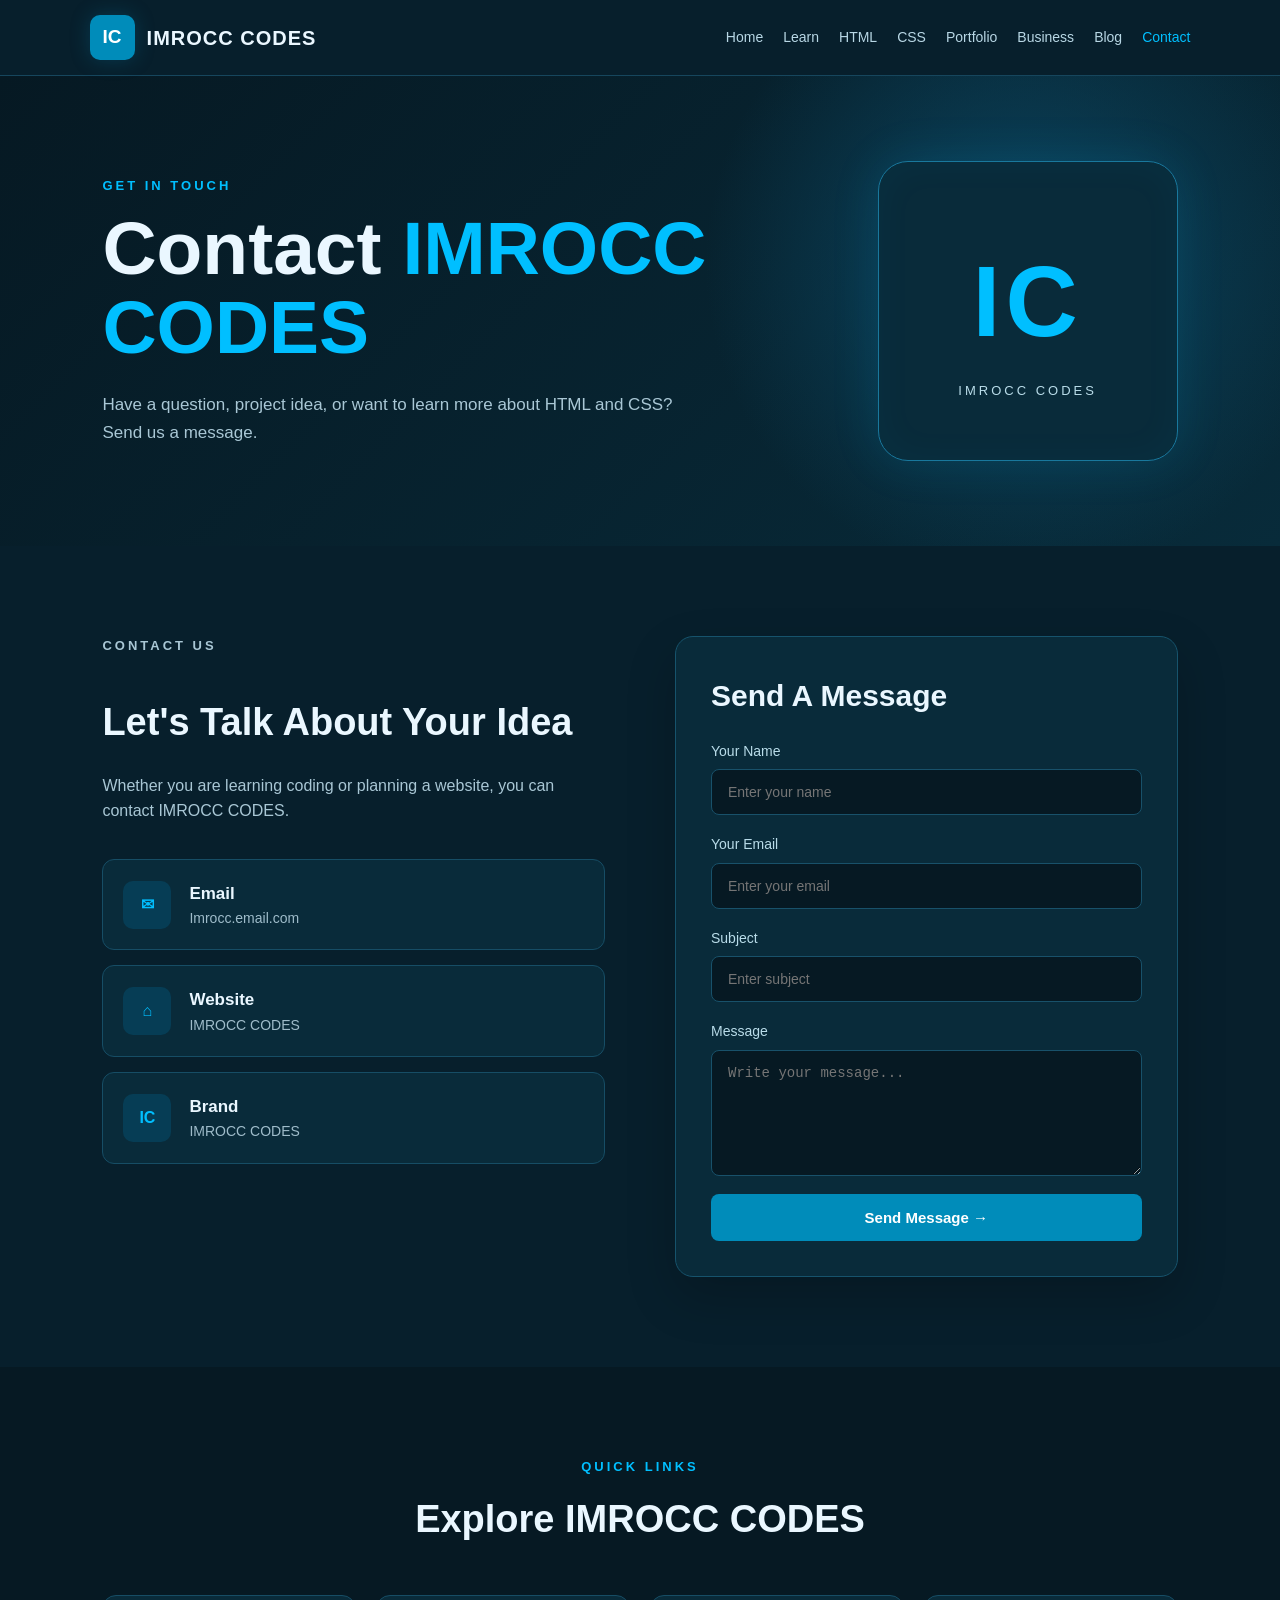
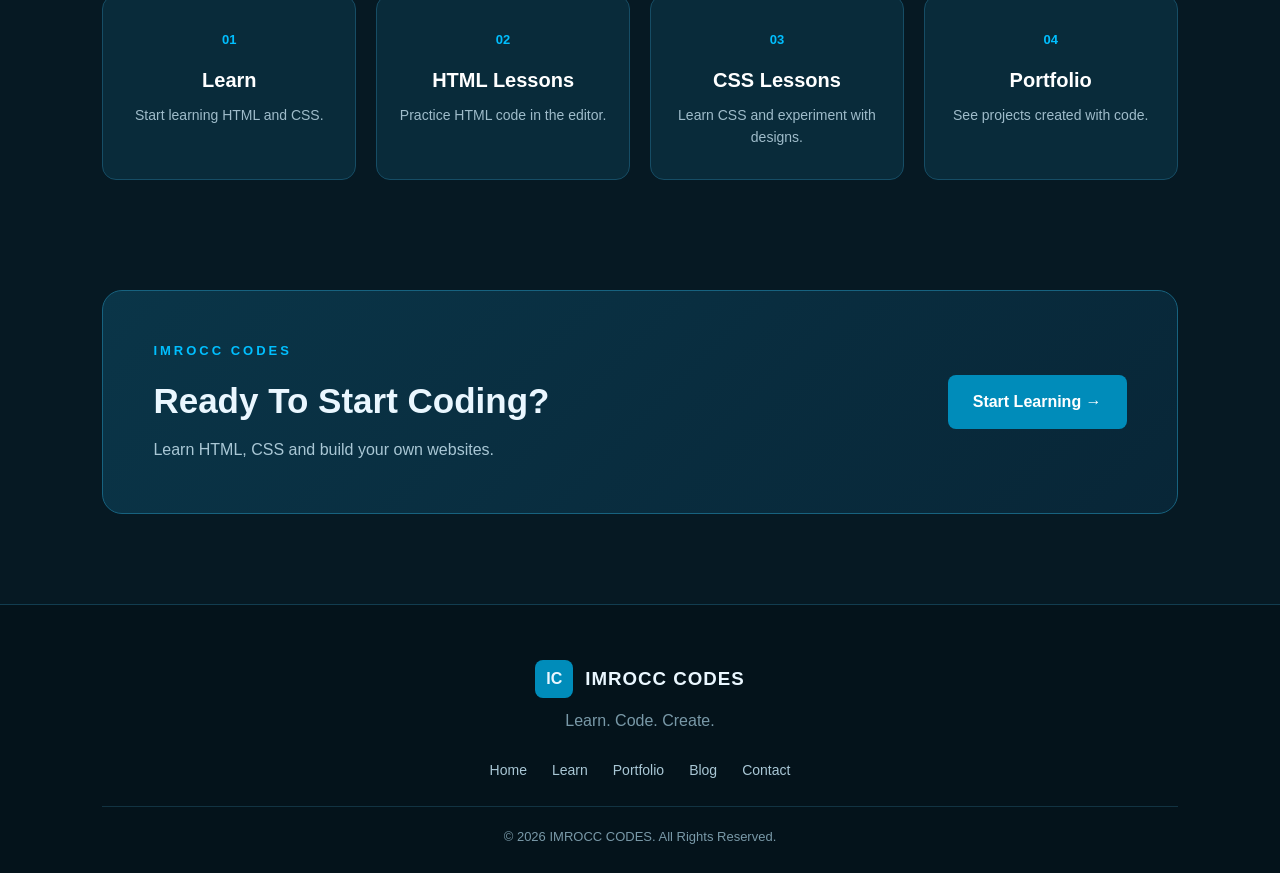
<file: Contact.html>
<!DOCTYPE html>
<html lang="en">
<head>
    <meta charset="UTF-8">
    <meta name="viewport" content="width=device-width, initial-scale=1.0">

    <title>Contact | IMROCC CODES</title>

    <link rel="stylesheet" href="Contact.css">
</head>

<body>

    <!-- NAVBAR -->
    <header class="navbar">

        <div class="logo">
            <span>IC</span>
            <h2>IMROCC CODES</h2>
        </div>

        <nav>
            <a href="Project.html">Home</a>
            <a href="Learn.html">Learn</a>
            <a href="HTML.html">HTML</a>
            <a href="CSS.html">CSS</a>
            <a href="Portfolio.html">Portfolio</a>
            <a href="Buisness.html">Business</a>
            <a href="Blog.html">Blog</a>
            <a href="Contact.html" class="active">Contact</a>
        </nav>

    </header>


    <!-- HERO -->
    <section class="hero">

        <div class="hero-text">

            <p class="small-title">GET IN TOUCH</p>

            <h1>
                Contact <span>IMROCC CODES</span>
            </h1>

            <p>
                Have a question, project idea, or want to learn more about
                HTML and CSS? Send us a message.
            </p>

        </div>

        <div class="contact-logo">
            <div class="big-ic">IC</div>
            <p>IMROCC CODES</p>
        </div>

    </section>


    <!-- CONTACT SECTION -->
    <section class="contact-section">

        <div class="contact-info">

            <p class="section-label">CONTACT US</p>

            <h2>Let's Talk About Your Idea</h2>

            <p>
                Whether you are learning coding or planning a website,
                you can contact IMROCC CODES.
            </p>

            <div class="info-box">

                <div class="info-icon">✉</div>

                <div>
                    <h3>Email</h3>
                    <p>Imrocc.email.com</p>
                </div>

            </div>


            <div class="info-box">

                <div class="info-icon">⌂</div>

                <div>
                    <h3>Website</h3>
                    <p>IMROCC CODES</p>
                </div>

            </div>


            <div class="info-box">

                <div class="info-icon">IC</div>

                <div>
                    <h3>Brand</h3>
                    <p>IMROCC CODES</p>
                </div>

            </div>

        </div>


        <!-- FORM -->
        <div class="contact-form">

            <h2>Send A Message</h2>

            <form>

                <label for="name">Your Name</label>
                <input
                    type="text"
                    id="name"
                    placeholder="Enter your name"
                >

                <label for="email">Your Email</label>
                <input
                    type="email"
                    id="email"
                    placeholder="Enter your email"
                >

                <label for="subject">Subject</label>
                <input
                    type="text"
                    id="subject"
                    placeholder="Enter subject"
                >

                <label for="message">Message</label>
                <textarea
                    id="message"
                    rows="6"
                    placeholder="Write your message..."
                ></textarea>

                <button type="submit">
                    Send Message →
                </button>

            </form>

        </div>

    </section>


    <!-- QUICK LINKS -->
    <section class="quick-section">

        <p class="section-label">QUICK LINKS</p>

        <h2>Explore IMROCC CODES</h2>

        <div class="quick-grid">

            <a href="Learn.html" class="quick-card">
                <span>01</span>
                <h3>Learn</h3>
                <p>Start learning HTML and CSS.</p>
            </a>

            <a href="HTML.html" class="quick-card">
                <span>02</span>
                <h3>HTML Lessons</h3>
                <p>Practice HTML code in the editor.</p>
            </a>

            <a href="CSS.html" class="quick-card">
                <span>03</span>
                <h3>CSS Lessons</h3>
                <p>Learn CSS and experiment with designs.</p>
            </a>

            <a href="Portfolio.html" class="quick-card">
                <span>04</span>
                <h3>Portfolio</h3>
                <p>See projects created with code.</p>
            </a>

        </div>

    </section>


    <!-- CTA -->
    <section class="cta">

        <div>
            <p class="section-label">IMROCC CODES</p>

            <h2>Ready To Start Coding?</h2>

            <p>
                Learn HTML, CSS and build your own websites.
            </p>
        </div>

        <a href="Learn.html" class="cta-button">
            Start Learning →
        </a>

    </section>


    <!-- FOOTER -->
    <footer>

        <div class="footer-logo">
            <span>IC</span>
            <h3>IMROCC CODES</h3>
        </div>

        <p>
            Learn. Code. Create.
        </p>

        <div class="footer-links">
            <a href="Project.html">Home</a>
            <a href="Learn.html">Learn</a>
            <a href="Portfolio.html">Portfolio</a>
            <a href="Blog.html">Blog</a>
            <a href="Contact.html">Contact</a>
        </div>

        <p class="copyright">
            © 2026 IMROCC CODES. All Rights Reserved.
        </p>

    </footer>

</body>
</html>
</file>
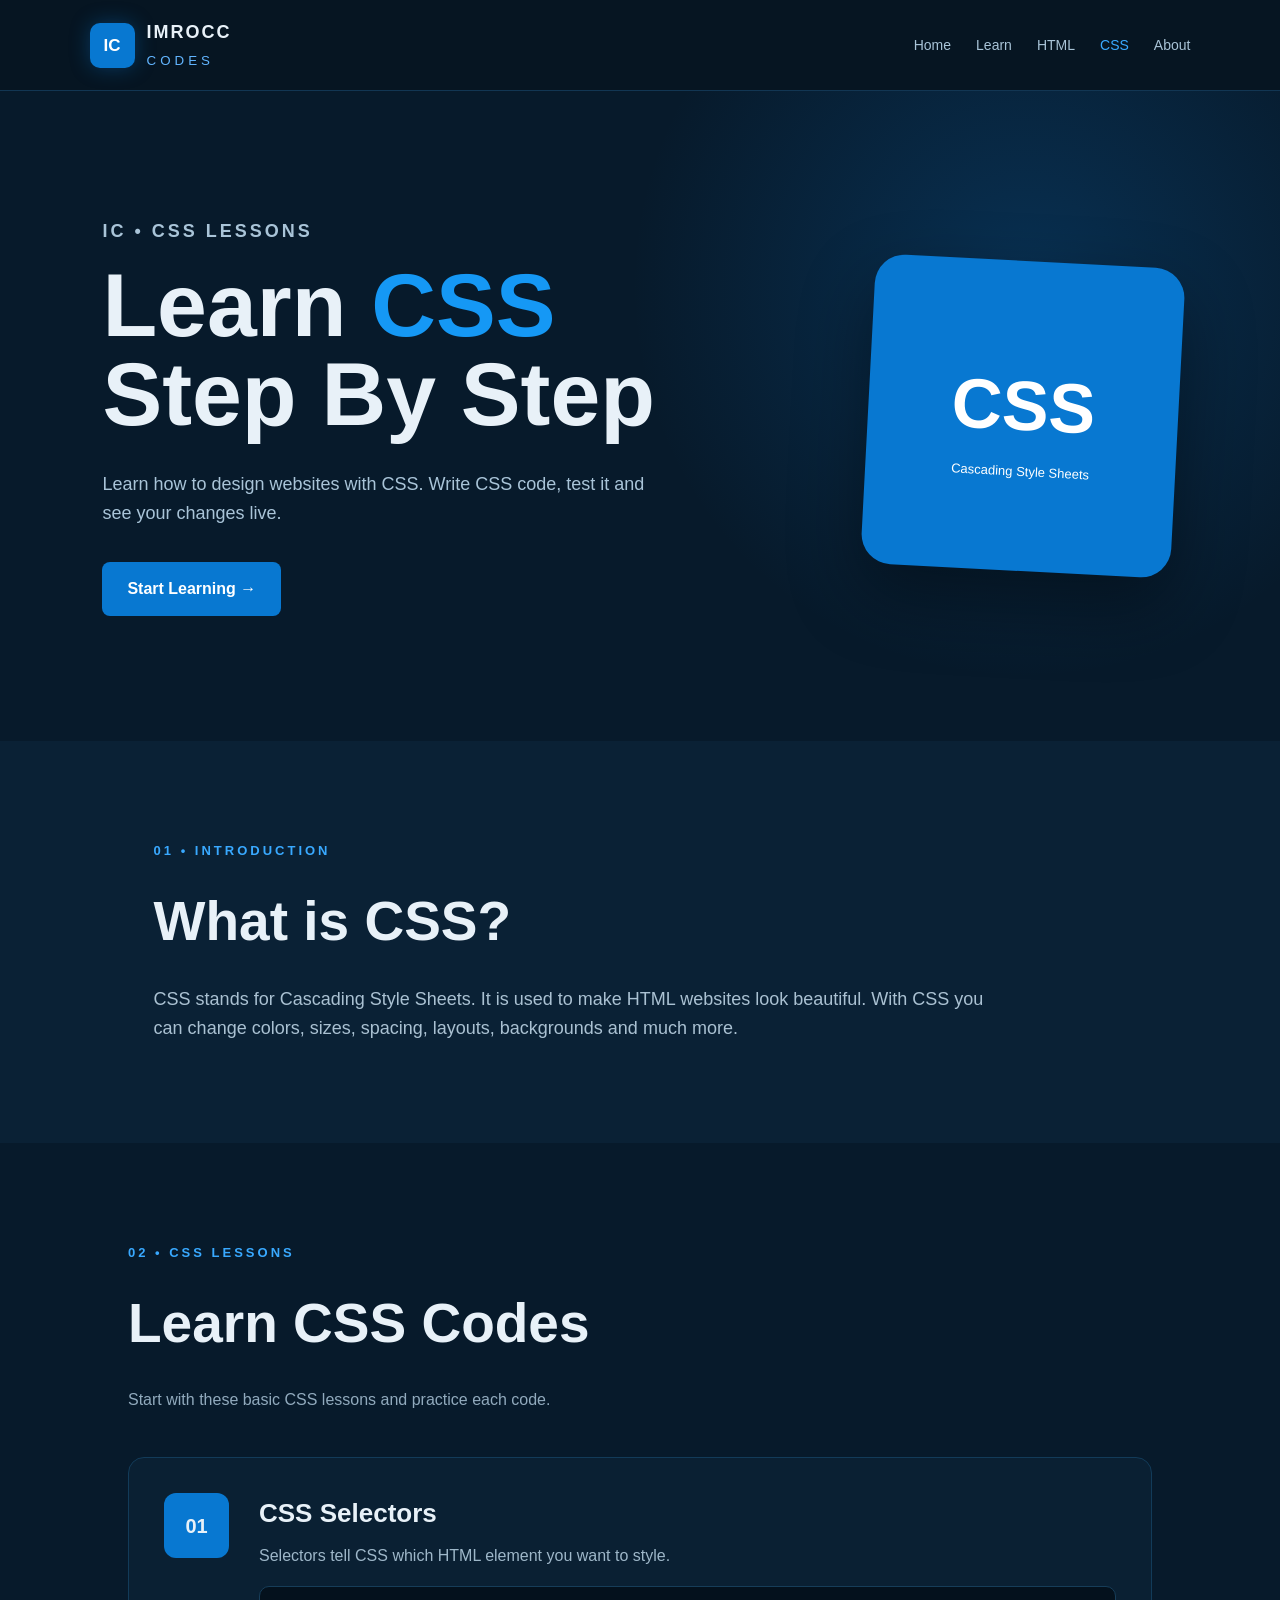
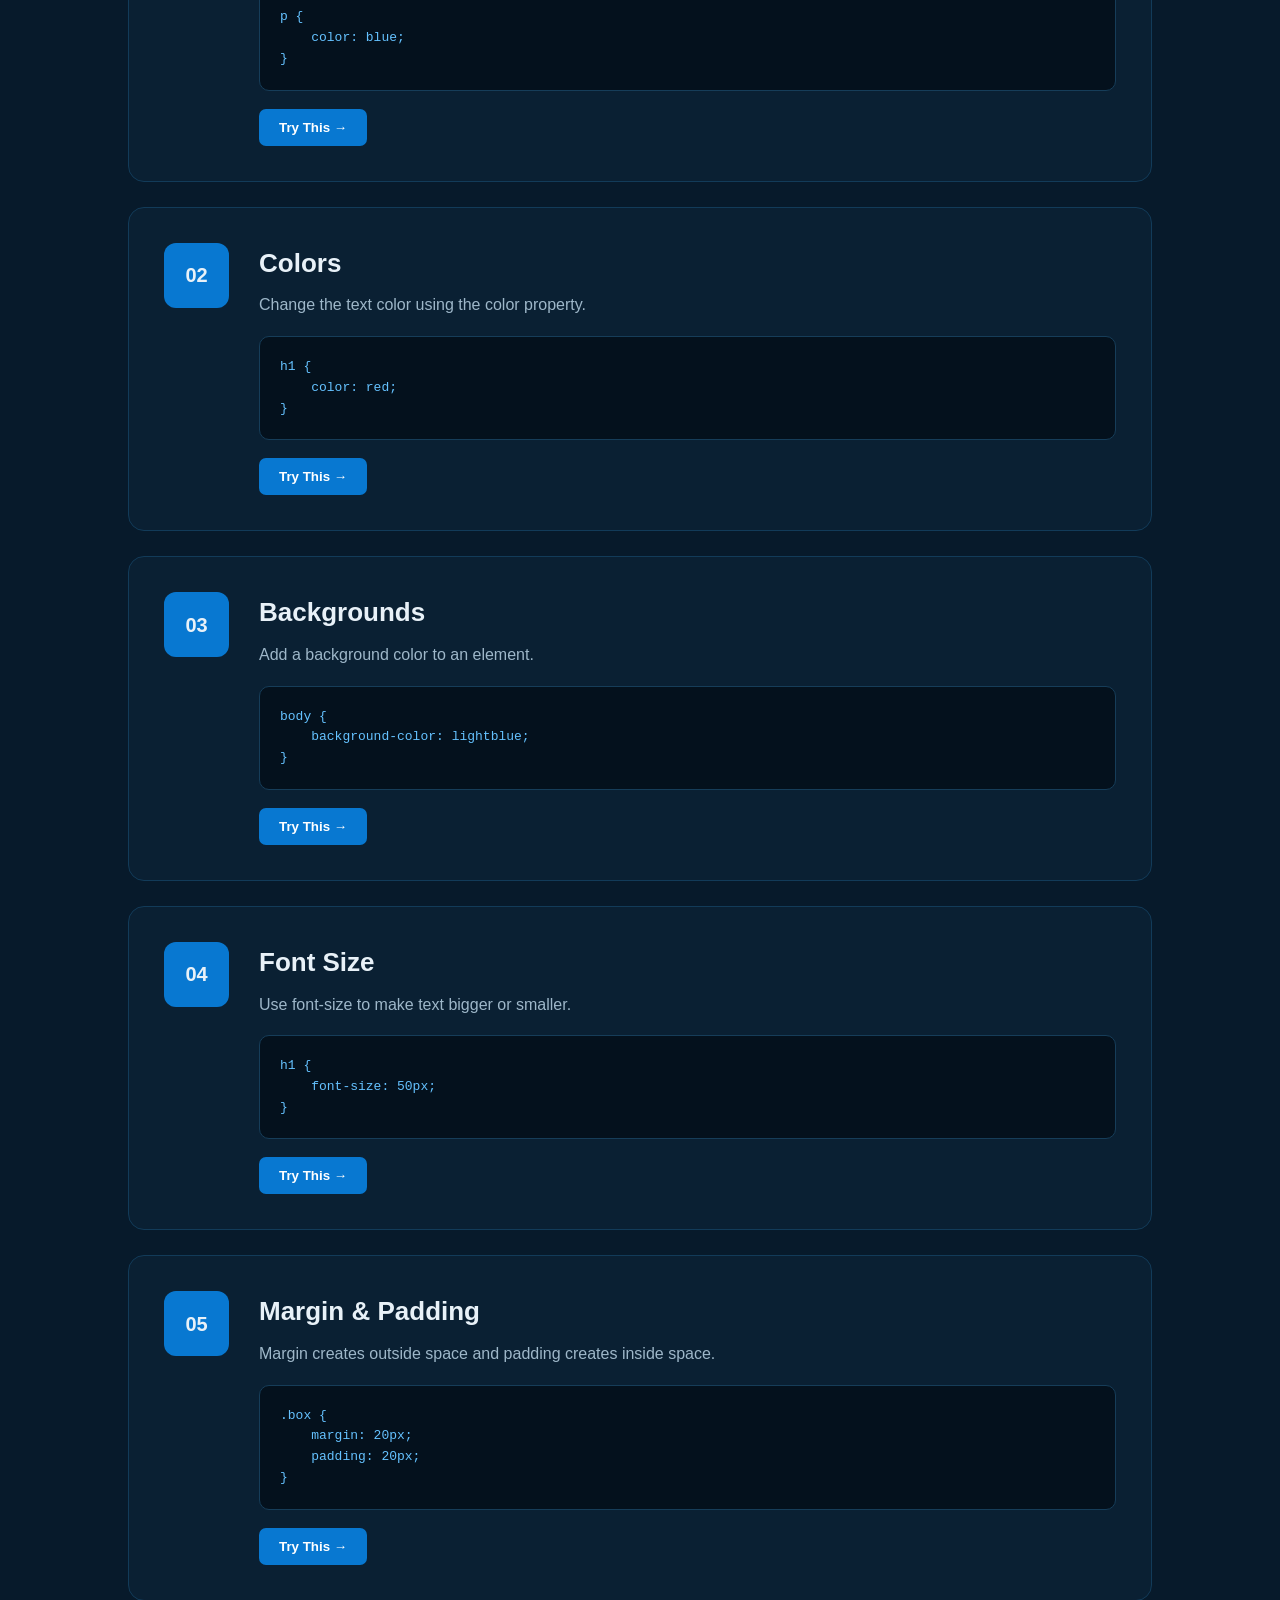
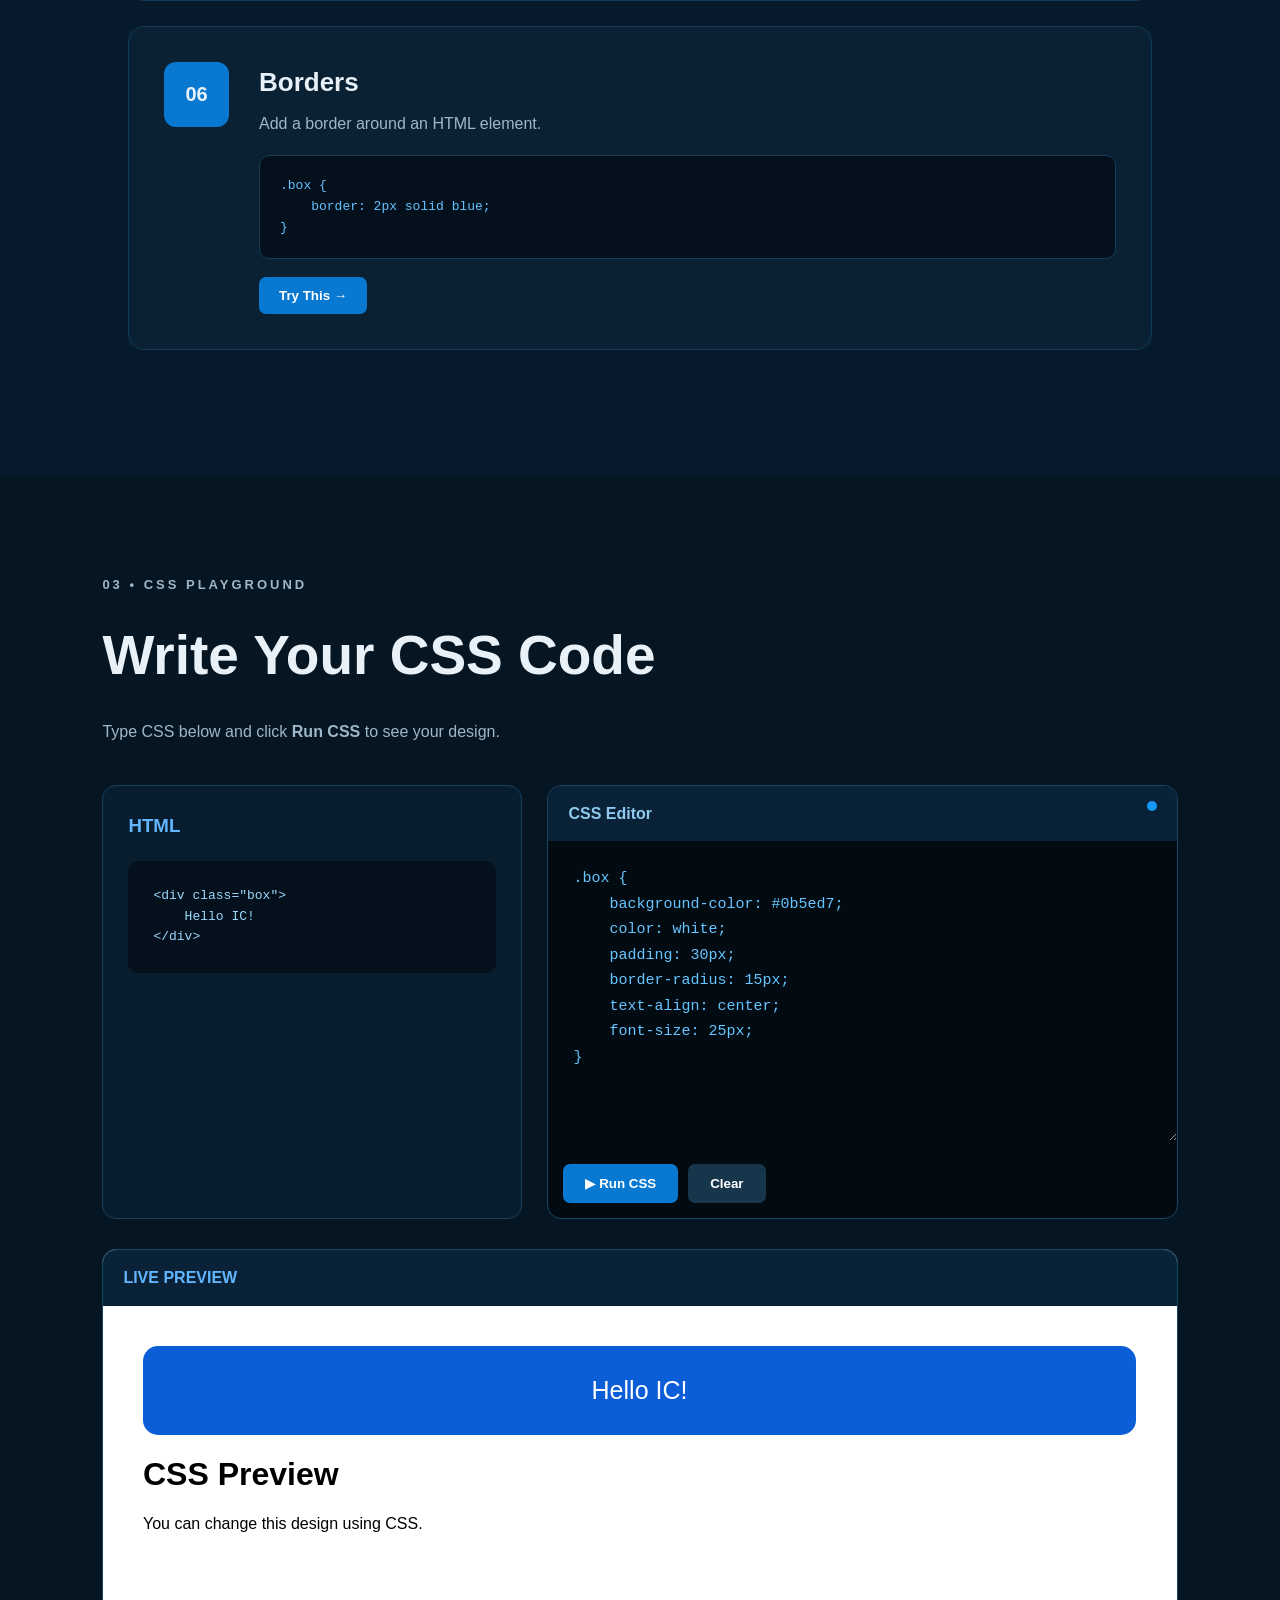
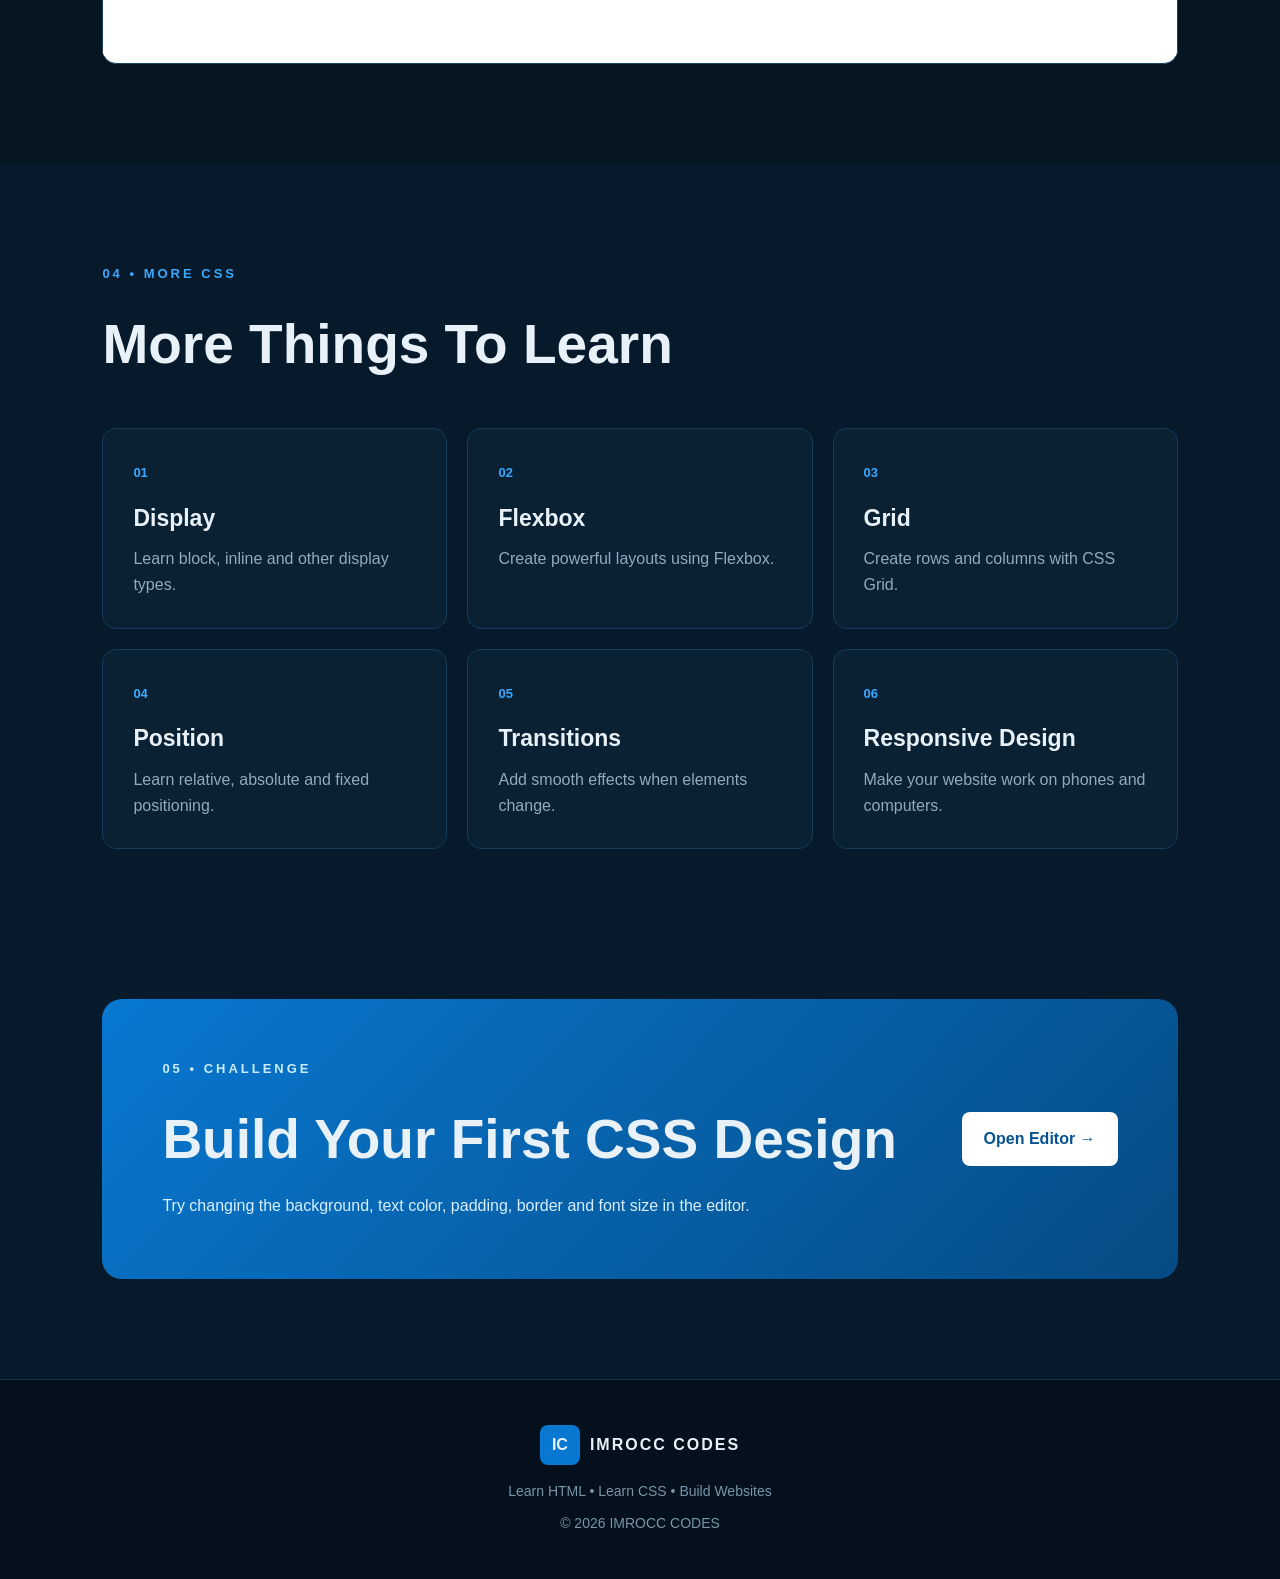
<file: CSS.html>
<!DOCTYPE html>
<html lang="en">
<head>
    <meta charset="UTF-8">
    <meta name="viewport" content="width=device-width, initial-scale=1.0">
    <title>IC CSS Lessons</title>

    <link rel="stylesheet" href="CSS.css">
</head>

<body>

    <!-- NAVBAR -->
    <header class="navbar">

        <div class="logo">
            <span>IC</span>
            <div>
                <h2>IMROCC</h2>
                <small>CODES</small>
            </div>
        </div>

        <nav>
            <a href="Project.html">Home</a>
            <a href="Learn.html">Learn</a>
            <a href="HTML.html">HTML</a>
            <a href="CSS.html" class="active">CSS</a>
            <a href="About.html">About</a>
        </nav>

    </header>


    <!-- HERO -->
    <section class="hero">

        <div class="hero-text">

            <p class="small-title">IC • CSS LESSONS</p>

            <h1>
                Learn <span>CSS</span>
                <br>
                Step By Step
            </h1>

            <p>
                Learn how to design websites with CSS.
                Write CSS code, test it and see your changes live.
            </p>

            <a href="#lessons" class="hero-btn">
                Start Learning →
            </a>

        </div>

        <div class="css-logo">
            <span>CSS</span>
            <p>Cascading Style Sheets</p>
        </div>

    </section>


    <!-- INTRO -->
    <section class="intro">

        <p class="section-label">01 • INTRODUCTION</p>

        <h2>What is CSS?</h2>

        <p>
            CSS stands for Cascading Style Sheets.
            It is used to make HTML websites look beautiful.
            With CSS you can change colors, sizes, spacing,
            layouts, backgrounds and much more.
        </p>

    </section>


    <!-- LESSONS -->
    <section class="lessons" id="lessons">

        <p class="section-label">02 • CSS LESSONS</p>

        <h2>Learn CSS Codes</h2>

        <p class="section-description">
            Start with these basic CSS lessons and practice each code.
        </p>


        <!-- LESSON 1 -->
        <div class="lesson-card">

            <div class="lesson-number">01</div>

            <div class="lesson-content">

                <h3>CSS Selectors</h3>

                <p>
                    Selectors tell CSS which HTML element you want to style.
                </p>

                <pre><code>p {
    color: blue;
}</code></pre>

                <button onclick="loadCSS(`p {
    color: blue;
}`)">
                    Try This →
                </button>

            </div>

        </div>


        <!-- LESSON 2 -->
        <div class="lesson-card">

            <div class="lesson-number">02</div>

            <div class="lesson-content">

                <h3>Colors</h3>

                <p>
                    Change the text color using the color property.
                </p>

                <pre><code>h1 {
    color: red;
}</code></pre>

                <button onclick="loadCSS(`h1 {
    color: red;
}`)">
                    Try This →
                </button>

            </div>

        </div>


        <!-- LESSON 3 -->
        <div class="lesson-card">

            <div class="lesson-number">03</div>

            <div class="lesson-content">

                <h3>Backgrounds</h3>

                <p>
                    Add a background color to an element.
                </p>

                <pre><code>body {
    background-color: lightblue;
}</code></pre>

                <button onclick="loadCSS(`body {
    background-color: lightblue;
}`)">
                    Try This →
                </button>

            </div>

        </div>


        <!-- LESSON 4 -->
        <div class="lesson-card">

            <div class="lesson-number">04</div>

            <div class="lesson-content">

                <h3>Font Size</h3>

                <p>
                    Use font-size to make text bigger or smaller.
                </p>

                <pre><code>h1 {
    font-size: 50px;
}</code></pre>

                <button onclick="loadCSS(`h1 {
    font-size: 50px;
}`)">
                    Try This →
                </button>

            </div>

        </div>


        <!-- LESSON 5 -->
        <div class="lesson-card">

            <div class="lesson-number">05</div>

            <div class="lesson-content">

                <h3>Margin & Padding</h3>

                <p>
                    Margin creates outside space and padding creates inside space.
                </p>

                <pre><code>.box {
    margin: 20px;
    padding: 20px;
}</code></pre>

                <button onclick="loadCSS(`.box {
    margin: 20px;
    padding: 20px;
}`)">
                    Try This →
                </button>

            </div>

        </div>


        <!-- LESSON 6 -->
        <div class="lesson-card">

            <div class="lesson-number">06</div>

            <div class="lesson-content">

                <h3>Borders</h3>

                <p>
                    Add a border around an HTML element.
                </p>

                <pre><code>.box {
    border: 2px solid blue;
}</code></pre>

                <button onclick="loadCSS(`.box {
    border: 2px solid blue;
}`)">
                    Try This →
                </button>

            </div>

        </div>

    </section>


    <!-- CSS EDITOR -->
    <section class="editor-section" id="editor">

        <p class="section-label">03 • CSS PLAYGROUND</p>

        <h2>Write Your CSS Code</h2>

        <p>
            Type CSS below and click <b>Run CSS</b> to see your design.
        </p>


        <div class="editor-container">

            <!-- HTML SAMPLE -->
            <div class="html-preview-code">

                <h3>HTML</h3>

                <pre><code>&lt;div class="box"&gt;
    Hello IC!
&lt;/div&gt;</code></pre>

            </div>


            <!-- CSS EDITOR -->
            <div class="code-editor">

                <div class="editor-top">
                    <span>CSS Editor</span>
                    <span class="dot"></span>
                </div>

                <textarea id="cssInput">.box {
    background-color: #0b5ed7;
    color: white;
    padding: 30px;
    border-radius: 15px;
    text-align: center;
    font-size: 25px;
}</textarea>

                <div class="editor-buttons">

                    <button onclick="runCSS()">
                        ▶ Run CSS
                    </button>

                    <button class="clear-btn" onclick="clearCSS()">
                        Clear
                    </button>

                </div>

            </div>

        </div>


        <!-- PREVIEW -->
        <div class="preview-area">

            <div class="preview-heading">
                <span>LIVE PREVIEW</span>
            </div>

            <iframe id="preview"></iframe>

        </div>

    </section>


    <!-- TOPICS -->
    <section class="topics">

        <p class="section-label">04 • MORE CSS</p>

        <h2>More Things To Learn</h2>


        <div class="topic-grid">

            <div class="topic-card">
                <span>01</span>
                <h3>Display</h3>
                <p>Learn block, inline and other display types.</p>
            </div>

            <div class="topic-card">
                <span>02</span>
                <h3>Flexbox</h3>
                <p>Create powerful layouts using Flexbox.</p>
            </div>

            <div class="topic-card">
                <span>03</span>
                <h3>Grid</h3>
                <p>Create rows and columns with CSS Grid.</p>
            </div>

            <div class="topic-card">
                <span>04</span>
                <h3>Position</h3>
                <p>Learn relative, absolute and fixed positioning.</p>
            </div>

            <div class="topic-card">
                <span>05</span>
                <h3>Transitions</h3>
                <p>Add smooth effects when elements change.</p>
            </div>

            <div class="topic-card">
                <span>06</span>
                <h3>Responsive Design</h3>
                <p>Make your website work on phones and computers.</p>
            </div>

        </div>

    </section>


    <!-- CHALLENGE -->
    <section class="challenge">

        <div>

            <p class="section-label">05 • CHALLENGE</p>

            <h2>Build Your First CSS Design</h2>

            <p>
                Try changing the background, text color,
                padding, border and font size in the editor.
            </p>

        </div>

        <a href="#editor">
            Open Editor →
        </a>

    </section>


    <!-- FOOTER -->
    <footer>

        <div class="footer-logo">
            <strong>IC</strong>
            <span>IMROCC CODES</span>
        </div>

        <p>
            Learn HTML • Learn CSS • Build Websites
        </p>

        <p class="copyright">
            © 2026 IMROCC CODES
        </p>

    </footer>


    <!-- JAVASCRIPT -->
    <script>

        const cssInput = document.getElementById("cssInput");
        const preview = document.getElementById("preview");


        function runCSS() {

            const css = cssInput.value;

            preview.srcdoc = `
                <!DOCTYPE html>

                <html>

                <head>

                    <style>

                        body {
                            margin: 0;
                            padding: 40px;
                            font-family: Arial, sans-serif;
                            background: white;
                        }

                        ${css}

                    </style>

                </head>

                <body>

                    <div class="box">
                        Hello IC!
                    </div>

                    <h1>CSS Preview</h1>

                    <p>
                        You can change this design using CSS.
                    </p>

                </body>

                </html>
            `;

        }


        function clearCSS() {

            cssInput.value = "";

            preview.srcdoc = `
                <body style="
                    font-family: Arial;
                    padding: 40px;
                ">
                    <h2>Preview cleared</h2>
                    <p>Write some CSS and click Run CSS.</p>
                </body>
            `;

        }


        function loadCSS(code) {

            cssInput.value = code;

            runCSS();

            document.getElementById("editor").scrollIntoView({
                behavior: "smooth"
            });

        }


        runCSS();

    </script>

</body>
</html>
</file>
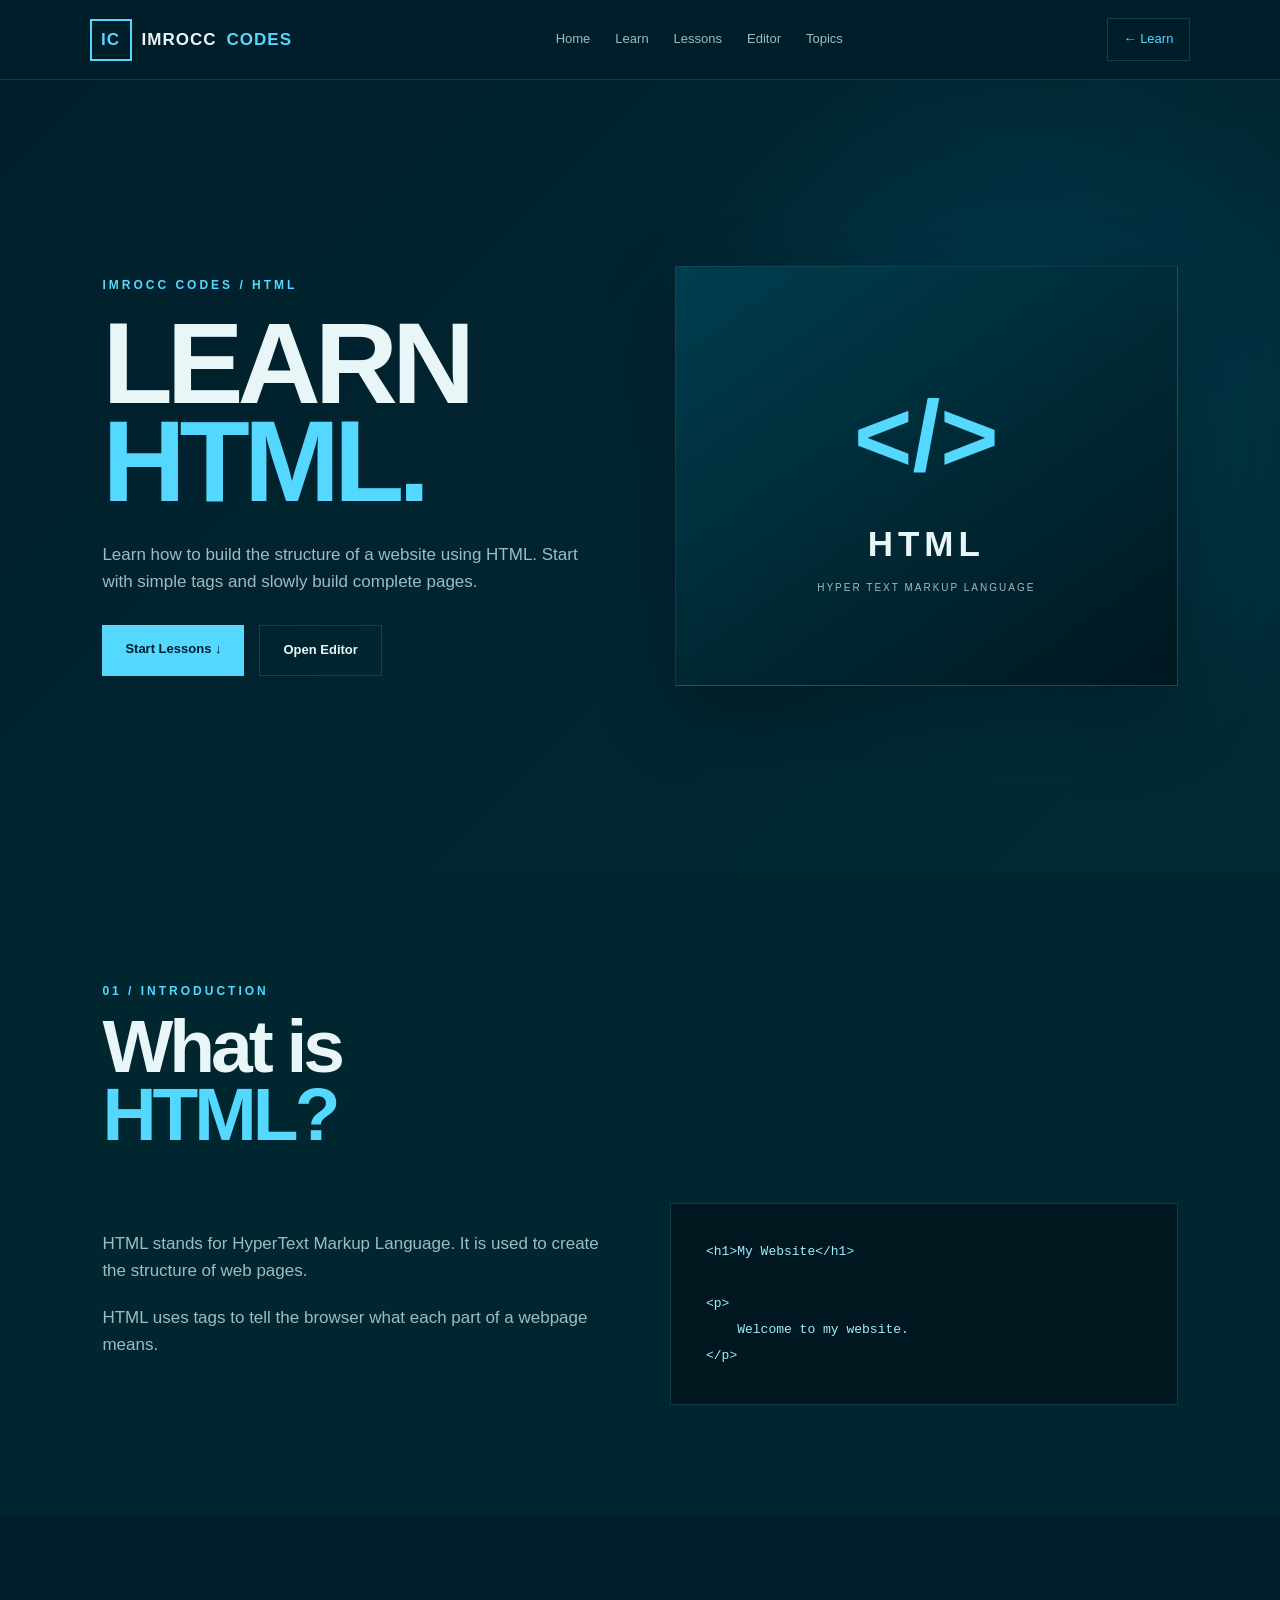
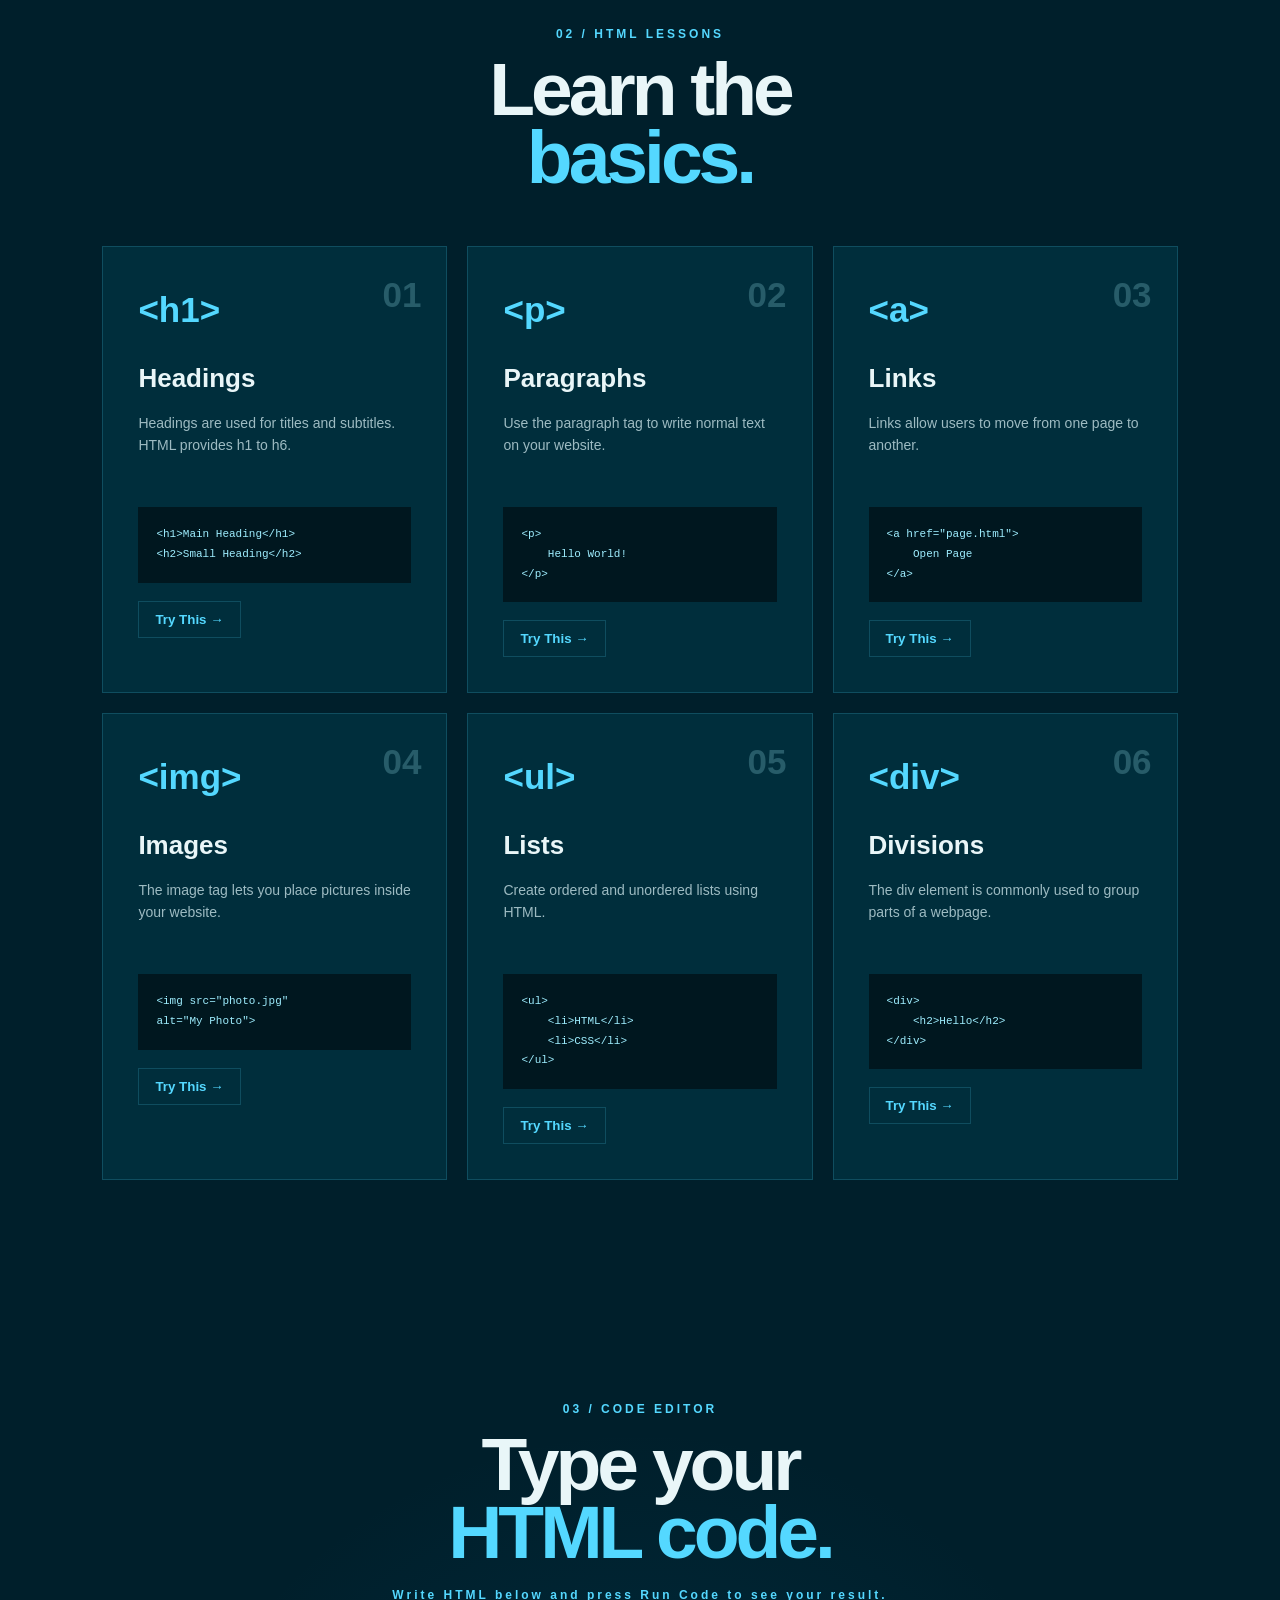
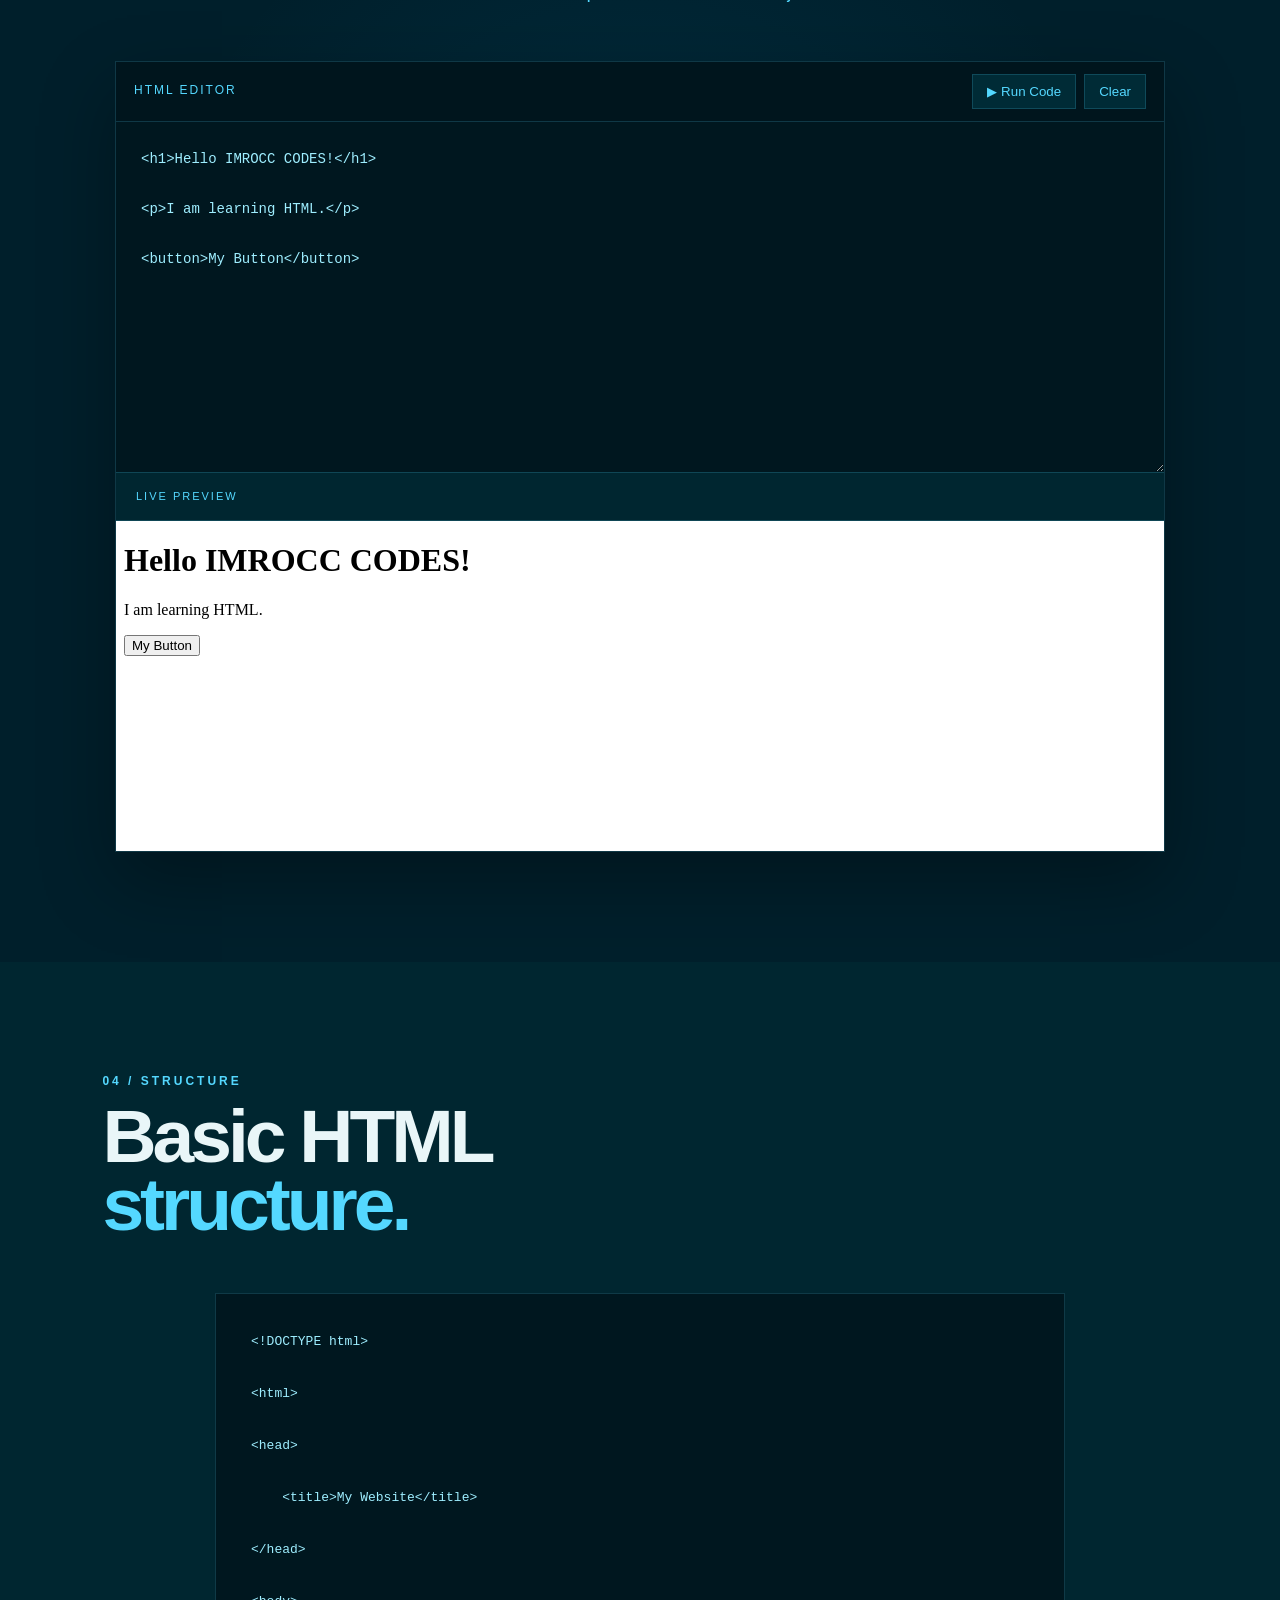
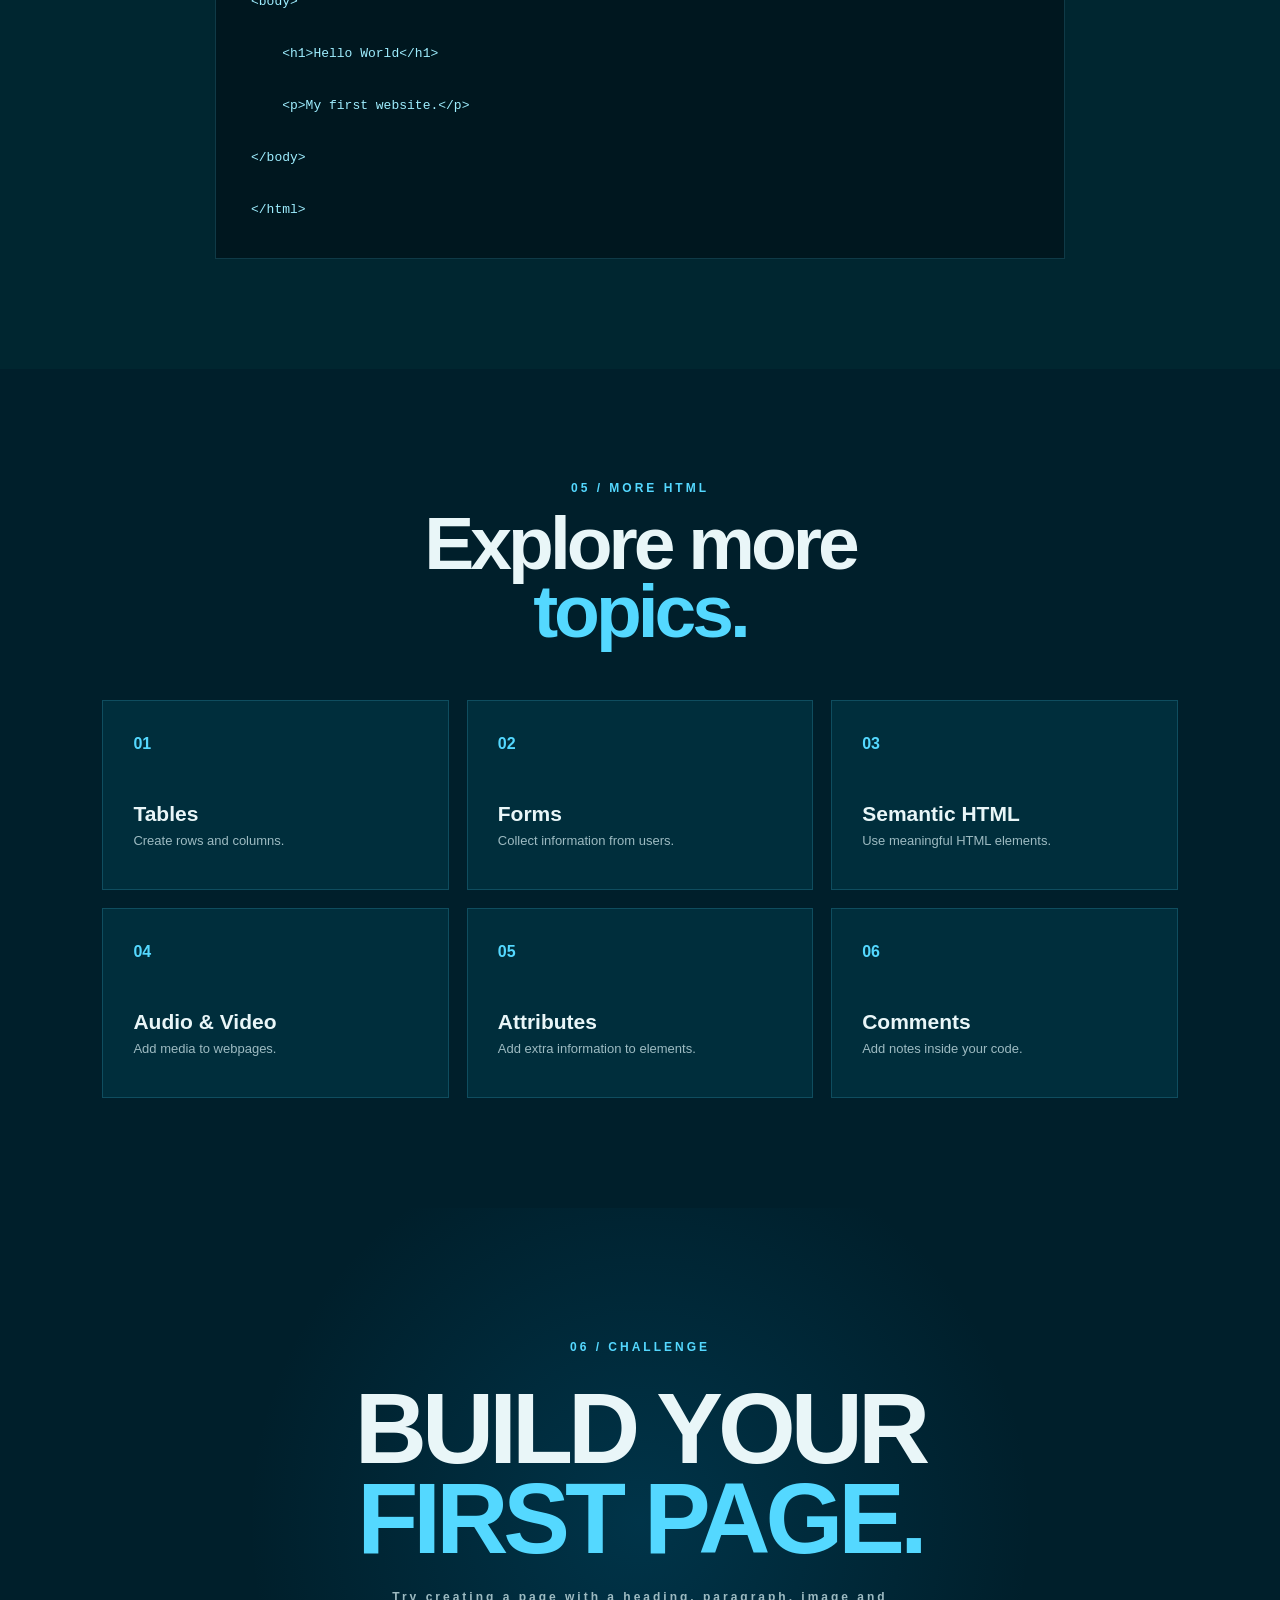
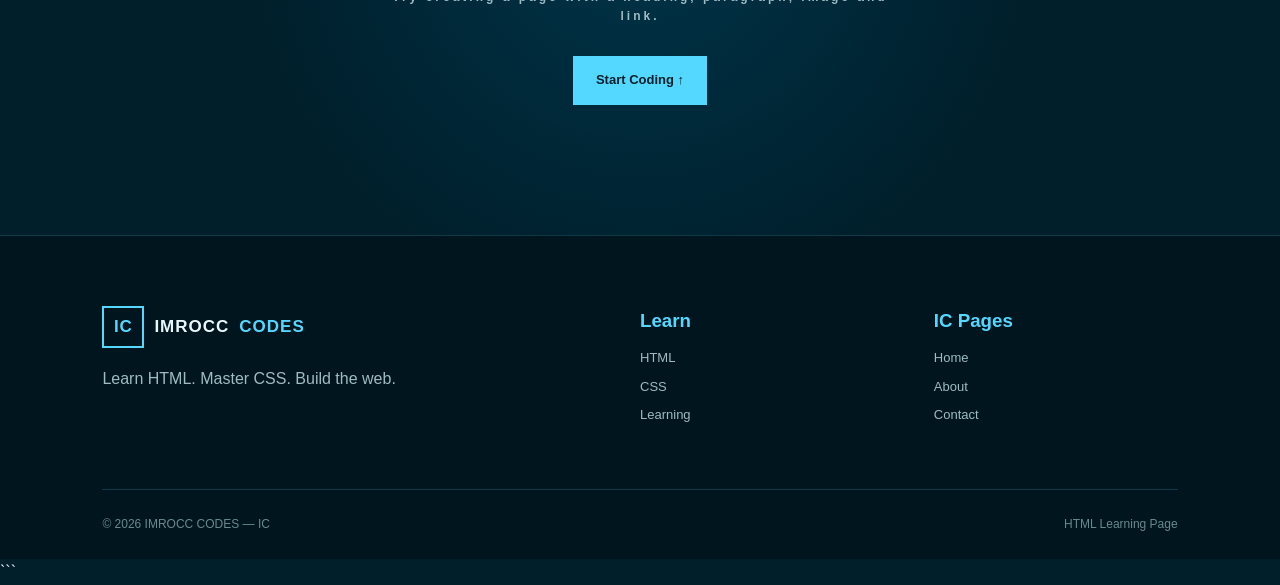
<file: HTML.html>
<!DOCTYPE html>
<html lang="en">

<head>
    <meta charset="UTF-8">
    <meta name="viewport" content="width=device-width, initial-scale=1.0">

    <title>HTML Lessons | IMROCC CODES</title>

    <link rel="stylesheet" href="HTML.css">
</head>

<body>

    <!-- ================= NAVBAR ================= -->

    <header class="navbar">

        <a href="Project.html" class="logo">
            <span>IC</span>
            IMROCC <b>CODES</b>
        </a>

        <nav>
            <a href="Project.html">Home</a>
            <a href="Learn.html">Learn</a>
            <a href="#lessons">Lessons</a>
            <a href="#editor">Editor</a>
            <a href="#topics">Topics</a>
        </nav>

        <a href="Learn.html" class="back">
            ← Learn
        </a>

    </header>


    <!-- ================= HERO ================= -->

    <section class="hero">

        <div class="hero-content">

            <p class="tag">IMROCC CODES / HTML</p>

            <h1>
                LEARN<br>
                <span>HTML.</span>
            </h1>

            <p>
                Learn how to build the structure of a website
                using HTML. Start with simple tags and slowly
                build complete pages.
            </p>

            <div class="buttons">

                <a href="#lessons" class="primary-btn">
                    Start Lessons ↓
                </a>

                <a href="#editor" class="secondary-btn">
                    Open Editor
                </a>

            </div>

        </div>


        <div class="html-logo">

            <div class="html-symbol">
                &lt;/&gt;
            </div>

            <h2>HTML</h2>

            <p>
                HYPER TEXT MARKUP LANGUAGE
            </p>

        </div>

    </section>


    <!-- ================= HTML INTRO ================= -->

    <section class="section intro">

        <div class="heading">

            <p>01 / INTRODUCTION</p>

            <h2>
                What is<br>
                <span>HTML?</span>
            </h2>

        </div>

        <div class="intro-grid">

            <div>

                <p>
                    HTML stands for HyperText Markup Language.
                    It is used to create the structure of web pages.
                </p>

                <p>
                    HTML uses tags to tell the browser what each
                    part of a webpage means.
                </p>

            </div>

            <div class="example-card">

<pre>
&lt;h1&gt;My Website&lt;/h1&gt;

&lt;p&gt;
    Welcome to my website.
&lt;/p&gt;
</pre>

            </div>

        </div>

    </section>


    <!-- ================= LESSONS ================= -->

    <section class="section lessons" id="lessons">

        <div class="heading center">

            <p>02 / HTML LESSONS</p>

            <h2>
                Learn the<br>
                <span>basics.</span>
            </h2>

        </div>


        <div class="lesson-grid">


            <!-- LESSON 01 -->

            <article class="lesson-card">

                <span class="number">01</span>

                <div class="lesson-icon">
                    &lt;h1&gt;
                </div>

                <h3>Headings</h3>

                <p>
                    Headings are used for titles and subtitles.
                    HTML provides h1 to h6.
                </p>

<pre>
&lt;h1&gt;Main Heading&lt;/h1&gt;
&lt;h2&gt;Small Heading&lt;/h2&gt;
</pre>

                <button onclick="loadCode(
`&lt;h1&gt;My First Heading&lt;/h1&gt;
&lt;h2&gt;My Second Heading&lt;/h2&gt;`
)">
                    Try This →
                </button>

            </article>


            <!-- LESSON 02 -->

            <article class="lesson-card">

                <span class="number">02</span>

                <div class="lesson-icon">
                    &lt;p&gt;
                </div>

                <h3>Paragraphs</h3>

                <p>
                    Use the paragraph tag to write normal text
                    on your website.
                </p>

<pre>
&lt;p&gt;
    Hello World!
&lt;/p&gt;
</pre>

                <button onclick="loadCode(
`&lt;p&gt;Welcome to IMROCC CODES!&lt;/p&gt;`
)">
                    Try This →
                </button>

            </article>


            <!-- LESSON 03 -->

            <article class="lesson-card">

                <span class="number">03</span>

                <div class="lesson-icon">
                    &lt;a&gt;
                </div>

                <h3>Links</h3>

                <p>
                    Links allow users to move from one page
                    to another.
                </p>

<pre>
&lt;a href="page.html"&gt;
    Open Page
&lt;/a&gt;
</pre>

                <button onclick="loadCode(
`&lt;a href=&quot;https://example.com&quot;&gt;Open Website&lt;/a&gt;`
)">
                    Try This →
                </button>

            </article>


            <!-- LESSON 04 -->

            <article class="lesson-card">

                <span class="number">04</span>

                <div class="lesson-icon">
                    &lt;img&gt;
                </div>

                <h3>Images</h3>

                <p>
                    The image tag lets you place pictures
                    inside your website.
                </p>

<pre>
&lt;img src="photo.jpg"
alt="My Photo"&gt;
</pre>

                <button onclick="loadCode(
`&lt;h2&gt;My Image&lt;/h2&gt;
&lt;img src=&quot;photo.jpg&quot; alt=&quot;My Photo&quot;&gt;`
)">
                    Try This →
                </button>

            </article>


            <!-- LESSON 05 -->

            <article class="lesson-card">

                <span class="number">05</span>

                <div class="lesson-icon">
                    &lt;ul&gt;
                </div>

                <h3>Lists</h3>

                <p>
                    Create ordered and unordered lists
                    using HTML.
                </p>

<pre>
&lt;ul&gt;
    &lt;li&gt;HTML&lt;/li&gt;
    &lt;li&gt;CSS&lt;/li&gt;
&lt;/ul&gt;
</pre>

                <button onclick="loadCode(
`&lt;ul&gt;
    &lt;li&gt;HTML&lt;/li&gt;
    &lt;li&gt;CSS&lt;/li&gt;
    &lt;li&gt;Web Design&lt;/li&gt;
&lt;/ul&gt;`
)">
                    Try This →
                </button>

            </article>


            <!-- LESSON 06 -->

            <article class="lesson-card">

                <span class="number">06</span>

                <div class="lesson-icon">
                    &lt;div&gt;
                </div>

                <h3>Divisions</h3>

                <p>
                    The div element is commonly used to group
                    parts of a webpage.
                </p>

<pre>
&lt;div&gt;
    &lt;h2&gt;Hello&lt;/h2&gt;
&lt;/div&gt;
</pre>

                <button onclick="loadCode(
`&lt;div&gt;
    &lt;h2&gt;My Card&lt;/h2&gt;
    &lt;p&gt;This is my card.&lt;/p&gt;
&lt;/div&gt;`
)">
                    Try This →
                </button>

            </article>

        </div>

    </section>


    <!-- ================= CODE EDITOR ================= -->

    <section class="editor-section" id="editor">

        <div class="heading center">

            <p>03 / CODE EDITOR</p>

            <h2>
                Type your<br>
                <span>HTML code.</span>
            </h2>

            <p class="heading-description">
                Write HTML below and press Run Code to see
                your result.
            </p>

        </div>


        <div class="editor">

            <div class="editor-top">

                <span>HTML EDITOR</span>

                <div>
                    <button onclick="runCode()">▶ Run Code</button>
                    <button onclick="clearCode()">Clear</button>
                </div>

            </div>


            <textarea id="codeInput" spellcheck="false"><h1>Hello IMROCC CODES!</h1>

<p>I am learning HTML.</p>

<button>My Button</button></textarea>


            <div class="preview-title">
                LIVE PREVIEW
            </div>

            <iframe id="preview"></iframe>

        </div>

    </section>


    <!-- ================= HTML STRUCTURE ================= -->

    <section class="section structure">

        <div class="heading">

            <p>04 / STRUCTURE</p>

            <h2>
                Basic HTML<br>
                <span>structure.</span>
            </h2>

        </div>


        <div class="structure-code">

<pre>
&lt;!DOCTYPE html&gt;

&lt;html&gt;

&lt;head&gt;

    &lt;title&gt;My Website&lt;/title&gt;

&lt;/head&gt;

&lt;body&gt;

    &lt;h1&gt;Hello World&lt;/h1&gt;

    &lt;p&gt;My first website.&lt;/p&gt;

&lt;/body&gt;

&lt;/html&gt;
</pre>

        </div>

    </section>


    <!-- ================= TOPICS ================= -->

    <section class="section topics" id="topics">

        <div class="heading center">

            <p>05 / MORE HTML</p>

            <h2>
                Explore more<br>
                <span>topics.</span>
            </h2>

        </div>


        <div class="topic-grid">

            <div class="topic">
                <strong>01</strong>
                <h3>Tables</h3>
                <p>Create rows and columns.</p>
            </div>

            <div class="topic">
                <strong>02</strong>
                <h3>Forms</h3>
                <p>Collect information from users.</p>
            </div>

            <div class="topic">
                <strong>03</strong>
                <h3>Semantic HTML</h3>
                <p>Use meaningful HTML elements.</p>
            </div>

            <div class="topic">
                <strong>04</strong>
                <h3>Audio & Video</h3>
                <p>Add media to webpages.</p>
            </div>

            <div class="topic">
                <strong>05</strong>
                <h3>Attributes</h3>
                <p>Add extra information to elements.</p>
            </div>

            <div class="topic">
                <strong>06</strong>
                <h3>Comments</h3>
                <p>Add notes inside your code.</p>
            </div>

        </div>

    </section>


    <!-- ================= CHALLENGE ================= -->

    <section class="challenge">

        <p>06 / CHALLENGE</p>

        <h2>
            BUILD YOUR<br>
            <span>FIRST PAGE.</span>
        </h2>

        <p>
            Try creating a page with a heading,
            paragraph, image and link.
        </p>

        <a href="#editor" class="primary-btn">
            Start Coding ↑
        </a>

    </section>


    <!-- ================= FOOTER ================= -->

    <footer>

        <div class="footer-grid">

            <div>

                <a href="Project.html" class="logo">
                    <span>IC</span>
                    IMROCC <b>CODES</b>
                </a>

                <p>
                    Learn HTML. Master CSS.
                    Build the web.
                </p>

            </div>


            <div>

                <h3>Learn</h3>

                <a href="HTML.html">HTML</a>
                <a href="CSS.html">CSS</a>
                <a href="Learn.html">Learning</a>

            </div>


            <div>

                <h3>IC Pages</h3>

                <a href="Project.html">Home</a>
                <a href="About.html">About</a>
                <a href="Contact.html">Contact</a>

            </div>

        </div>


        <div class="footer-bottom">

            <p>
                © 2026 IMROCC CODES — IC
            </p>

            <p>
                HTML Learning Page
            </p>

        </div>

    </footer>


    <!-- ================= JAVASCRIPT ================= -->

    <script>

        const codeInput =
            document.getElementById("codeInput");

        const preview =
            document.getElementById("preview");


        function runCode() {

            preview.srcdoc = codeInput.value;

        }


        function clearCode() {

            codeInput.value = "";

            preview.srcdoc = "";

        }


        function loadCode(code) {

            codeInput.value = code;

            runCode();

            document.getElementById("editor")
                .scrollIntoView({
                    behavior: "smooth"
                });

        }


        runCode();


    </script>

</body>
</html>
```
</file>
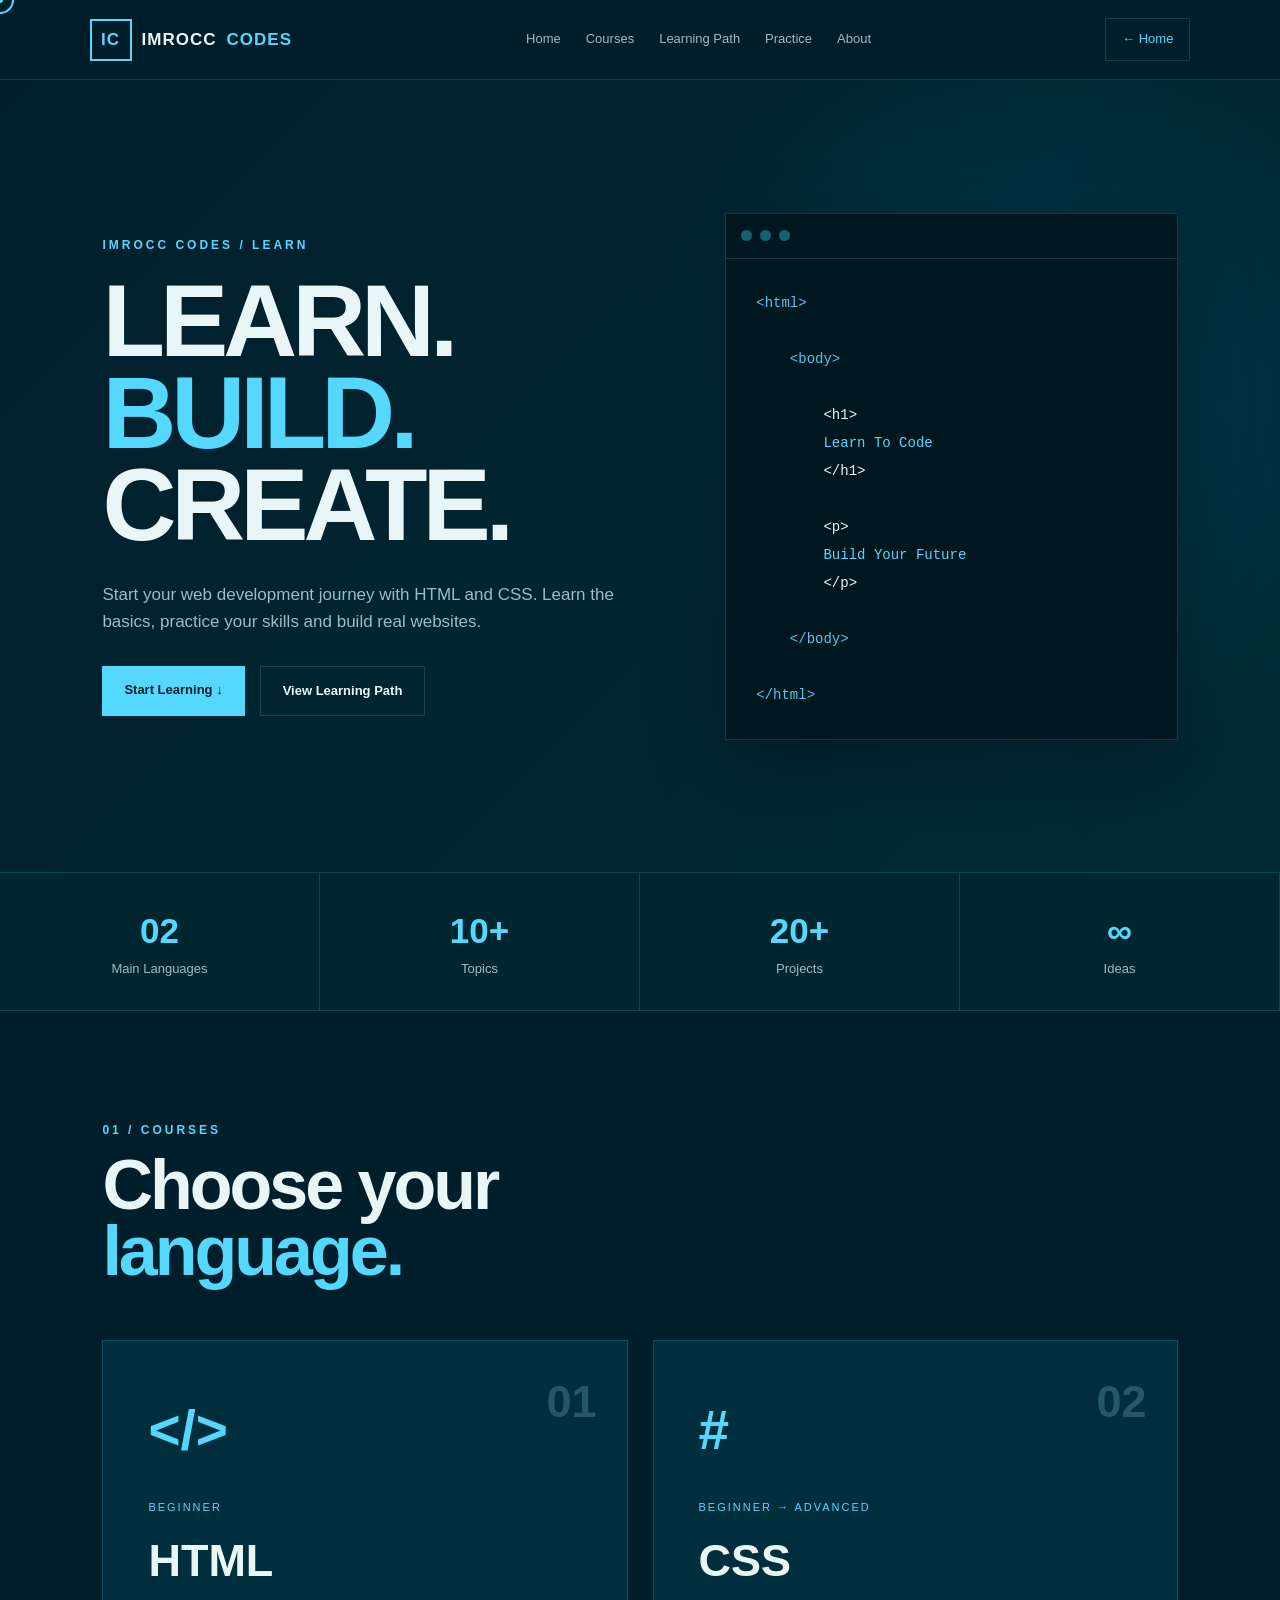
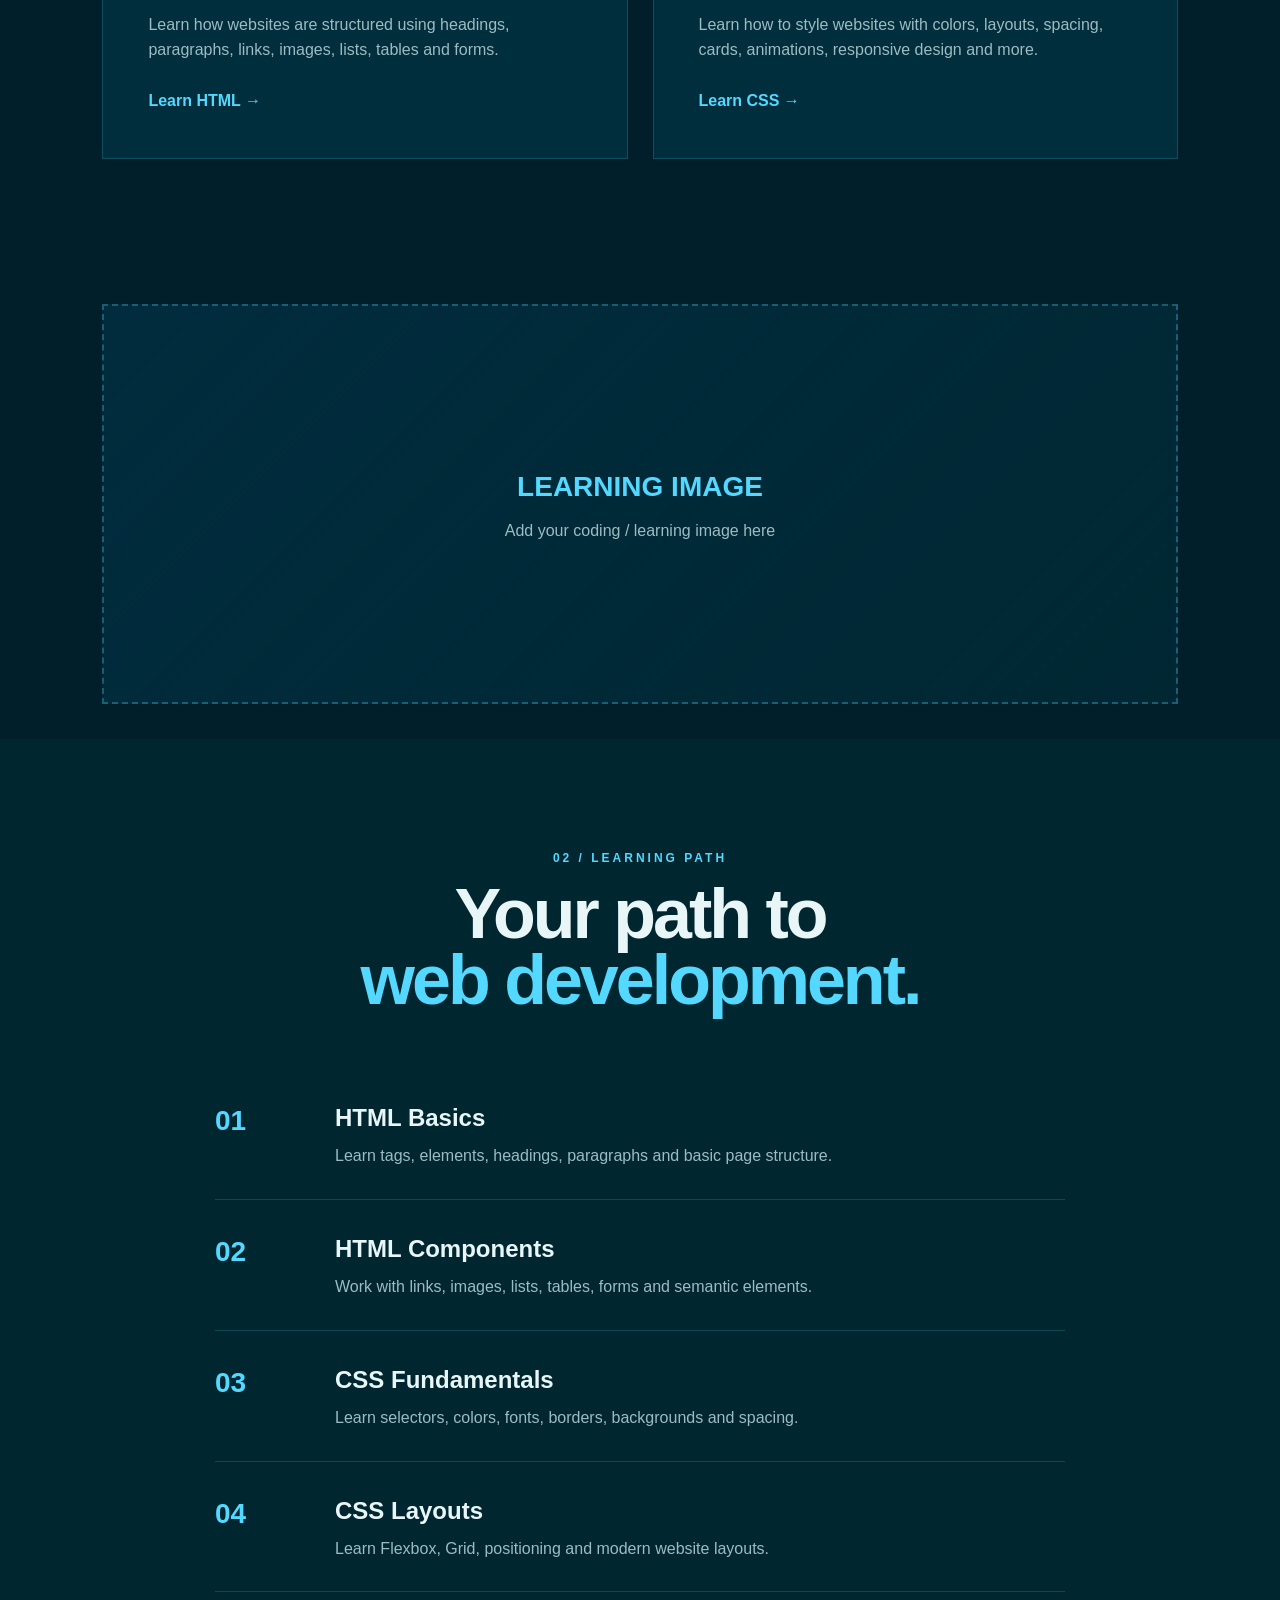
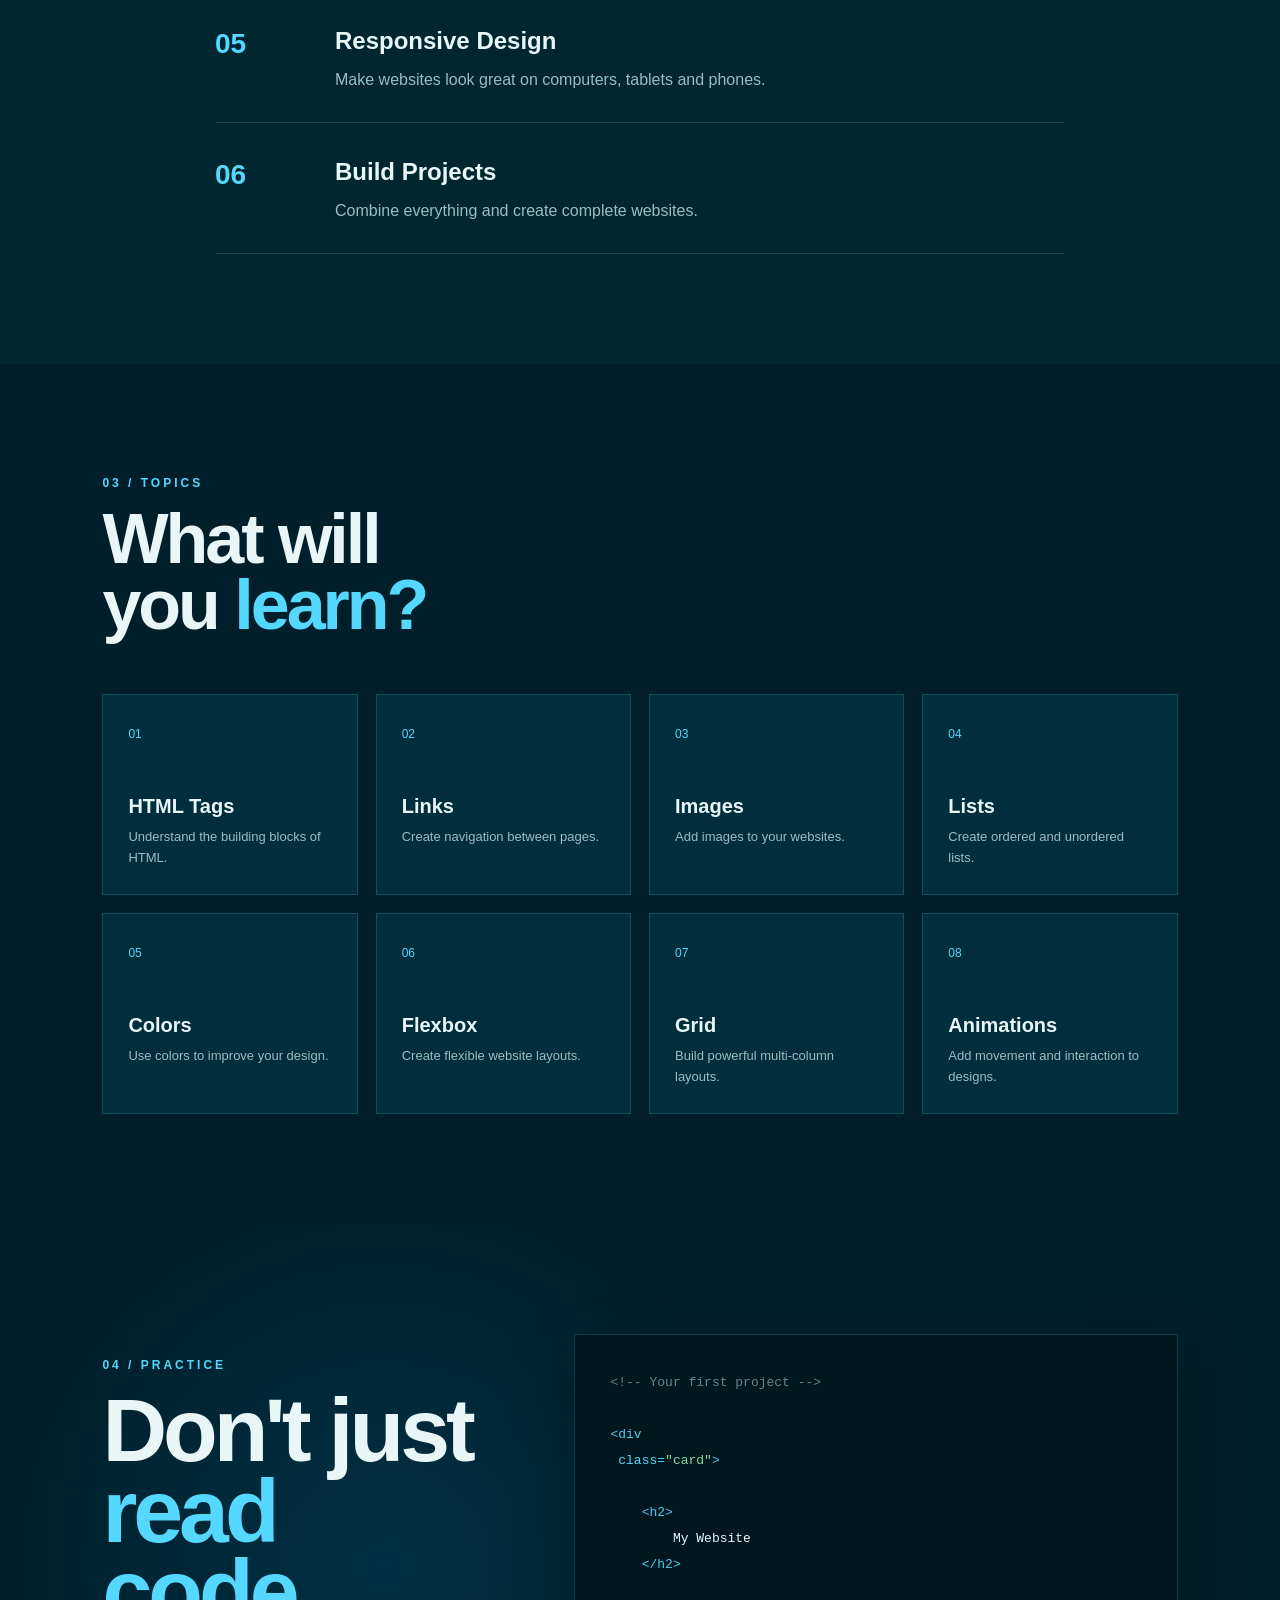
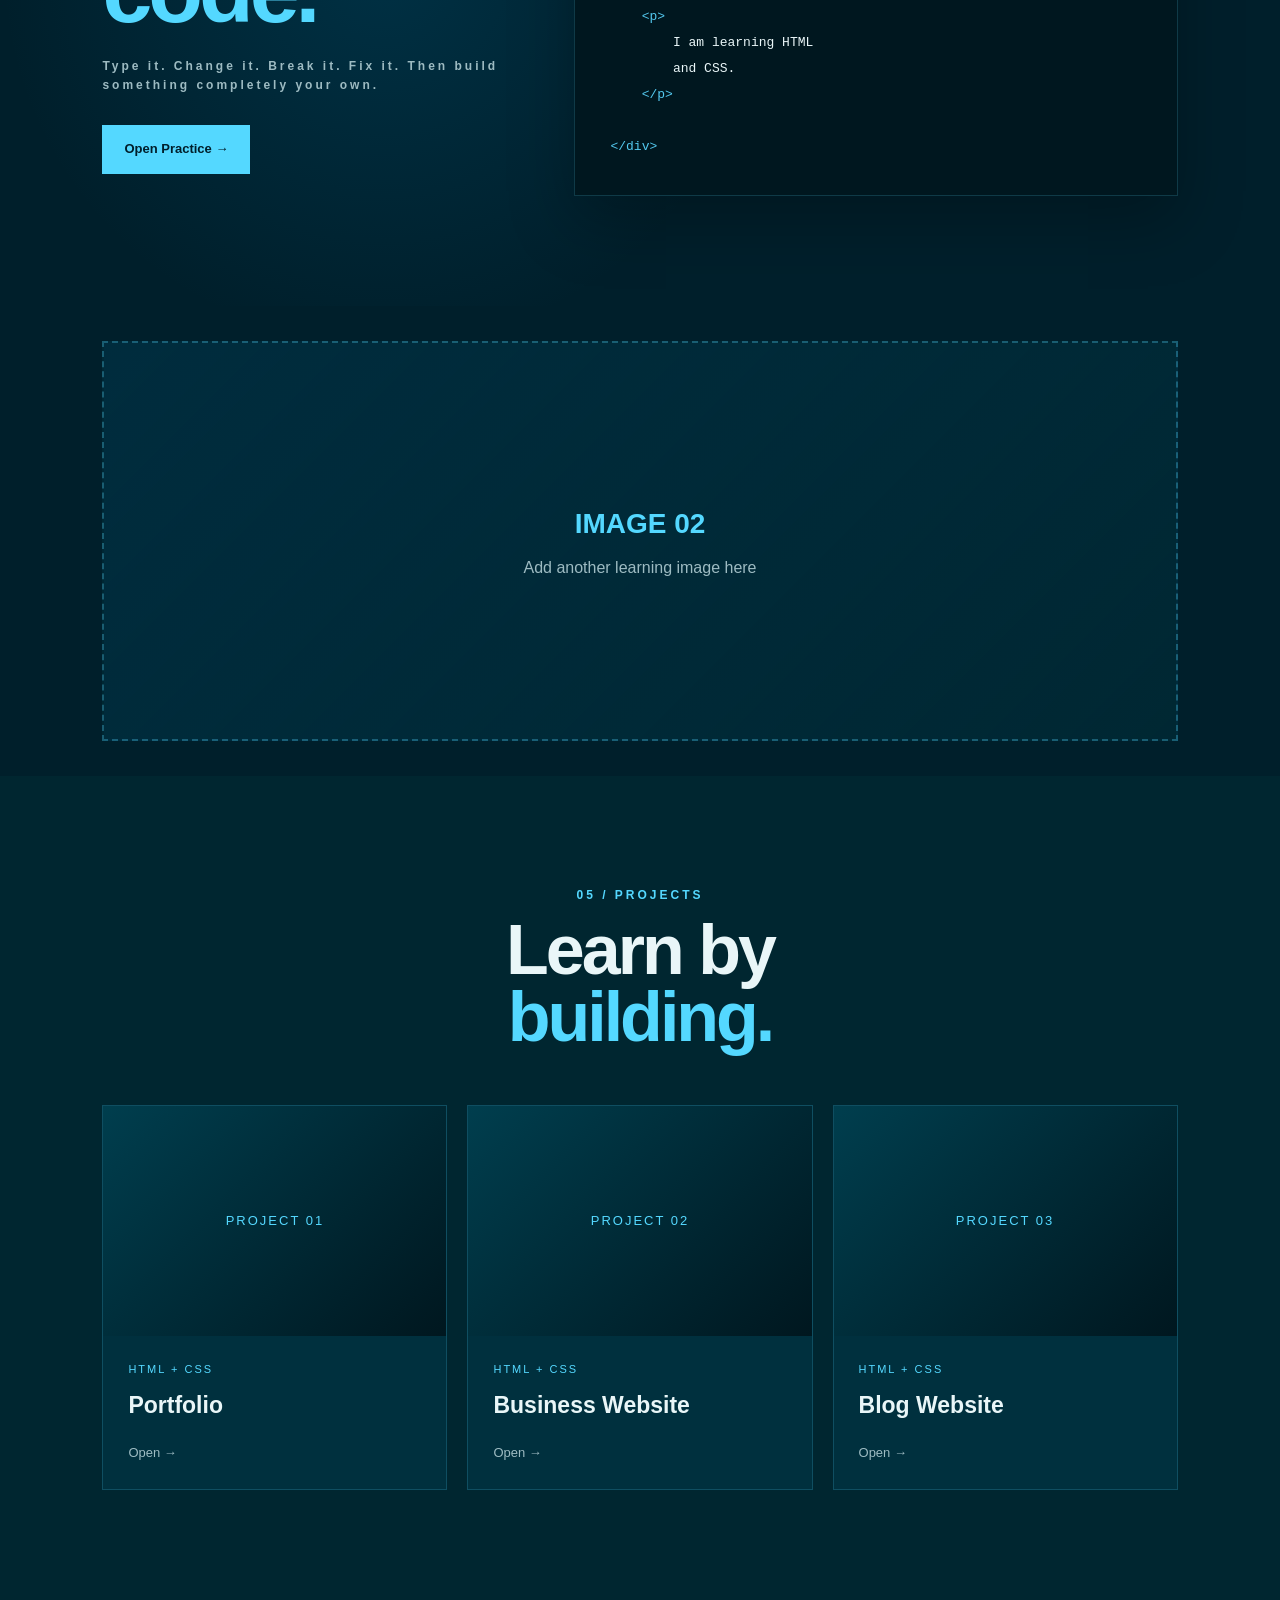
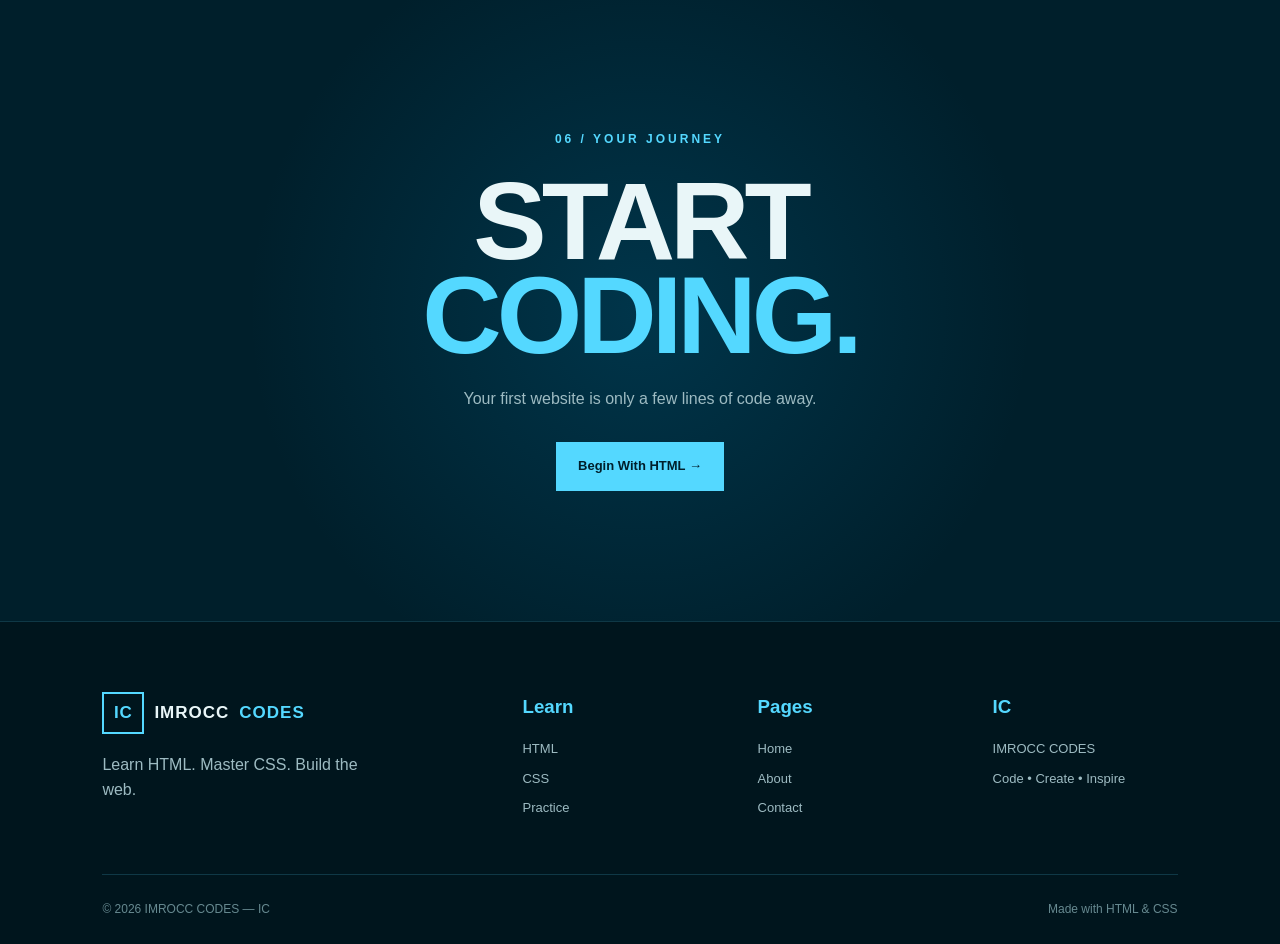
<file: Learn.html>
<!DOCTYPE html>
<html lang="en">
<head>
    <meta charset="UTF-8">
    <meta name="viewport" content="width=device-width, initial-scale=1.0">

    <title>Learn | IMROCC CODES</title>

    <link rel="stylesheet" href="Learn.css">
</head>

<body>

    <!-- CUSTOM CURSOR -->
    <div class="cursor"></div>
    <div class="cursor-dot"></div>


    <!-- ================= NAVBAR ================= -->

    <header class="navbar">

        <a href="Project.html" class="logo">
            <span>IC</span>
            IMROCC <b>CODES</b>
        </a>

        <nav>
            <a href="Project.html">Home</a>
            <a href="#courses">Courses</a>
            <a href="#path">Learning Path</a>
            <a href="#practice">Practice</a>
            <a href="#about">About</a>
        </nav>

        <a href="Project.html" class="back-btn">
            ← Home
        </a>

    </header>


    <!-- ================= HERO ================= -->

    <section class="hero">

        <div class="hero-content">

            <p class="tag">IMROCC CODES / LEARN</p>

            <h1>
                LEARN.<br>
                <span>BUILD.</span><br>
                CREATE.
            </h1>

            <p class="hero-text">
                Start your web development journey with HTML and CSS.
                Learn the basics, practice your skills and build real
                websites.
            </p>

            <div class="hero-buttons">

                <a href="#courses" class="primary-btn">
                    Start Learning ↓
                </a>

                <a href="#path" class="secondary-btn">
                    View Learning Path
                </a>

            </div>

        </div>


        <div class="hero-card">

            <div class="terminal-top">
                <span></span>
                <span></span>
                <span></span>
            </div>

            <div class="terminal">

<pre>
<span class="blue">&lt;html&gt;</span>

    <span class="blue">&lt;body&gt;</span>

        <span class="white">&lt;h1&gt;</span>
        <span class="cyan">Learn To Code</span>
        <span class="white">&lt;/h1&gt;</span>

        <span class="white">&lt;p&gt;</span>
        <span class="cyan">Build Your Future</span>
        <span class="white">&lt;/p&gt;</span>

    <span class="blue">&lt;/body&gt;</span>

<span class="blue">&lt;/html&gt;</span>
</pre>

            </div>

        </div>

    </section>


    <!-- ================= STATS ================= -->

    <section class="stats">

        <div>
            <strong>02</strong>
            <p>Main Languages</p>
        </div>

        <div>
            <strong>10+</strong>
            <p>Topics</p>
        </div>

        <div>
            <strong>20+</strong>
            <p>Projects</p>
        </div>

        <div>
            <strong>∞</strong>
            <p>Ideas</p>
        </div>

    </section>


    <!-- ================= COURSES ================= -->

    <section class="section" id="courses">

        <div class="heading">

            <p>01 / COURSES</p>

            <h2>
                Choose your<br>
                <span>language.</span>
            </h2>

        </div>


        <div class="course-grid">

            <!-- HTML -->

            <article class="course-card html-card">

                <div class="course-number">
                    01
                </div>

                <div class="course-icon">
                    &lt;/&gt;
                </div>

                <p class="course-label">
                    BEGINNER
                </p>

                <h3>
                    HTML
                </h3>

                <p>
                    Learn how websites are structured using
                    headings, paragraphs, links, images, lists,
                    tables and forms.
                </p>

                <a href="HTML.html">
                    Learn HTML →
                </a>

            </article>


            <!-- CSS -->

            <article class="course-card css-card">

                <div class="course-number">
                    02
                </div>

                <div class="course-icon">
                    #
                </div>

                <p class="course-label">
                    BEGINNER → ADVANCED
                </p>

                <h3>
                    CSS
                </h3>

                <p>
                    Learn how to style websites with colors,
                    layouts, spacing, cards, animations,
                    responsive design and more.
                </p>

                <a href="CSS.html">
                    Learn CSS →
                </a>

            </article>

        </div>

    </section>


    <!-- ================= IMAGE AREA ================= -->

    <section class="image-area">

        <div class="image-placeholder">

            <span>LEARNING IMAGE</span>

            <p>
                Add your coding / learning image here
            </p>

        </div>

    </section>


    <!-- ================= LEARNING PATH ================= -->

    <section class="section path-section" id="path">

        <div class="heading center">

            <p>02 / LEARNING PATH</p>

            <h2>
                Your path to<br>
                <span>web development.</span>
            </h2>

        </div>


        <div class="path">

            <div class="path-item">

                <div class="path-number">
                    01
                </div>

                <div>
                    <h3>HTML Basics</h3>

                    <p>
                        Learn tags, elements, headings,
                        paragraphs and basic page structure.
                    </p>
                </div>

            </div>


            <div class="path-item">

                <div class="path-number">
                    02
                </div>

                <div>
                    <h3>HTML Components</h3>

                    <p>
                        Work with links, images, lists,
                        tables, forms and semantic elements.
                    </p>
                </div>

            </div>


            <div class="path-item">

                <div class="path-number">
                    03
                </div>

                <div>
                    <h3>CSS Fundamentals</h3>

                    <p>
                        Learn selectors, colors, fonts,
                        borders, backgrounds and spacing.
                    </p>
                </div>

            </div>


            <div class="path-item">

                <div class="path-number">
                    04
                </div>

                <div>
                    <h3>CSS Layouts</h3>

                    <p>
                        Learn Flexbox, Grid, positioning
                        and modern website layouts.
                    </p>
                </div>

            </div>


            <div class="path-item">

                <div class="path-number">
                    05
                </div>

                <div>
                    <h3>Responsive Design</h3>

                    <p>
                        Make websites look great on
                        computers, tablets and phones.
                    </p>
                </div>

            </div>


            <div class="path-item">

                <div class="path-number">
                    06
                </div>

                <div>
                    <h3>Build Projects</h3>

                    <p>
                        Combine everything and create
                        complete websites.
                    </p>
                </div>

            </div>

        </div>

    </section>


    <!-- ================= TOPICS ================= -->

    <section class="section topics">

        <div class="heading">

            <p>03 / TOPICS</p>

            <h2>
                What will<br>
                you <span>learn?</span>
            </h2>

        </div>


        <div class="topic-grid">

            <div class="topic">
                <span>01</span>
                <h3>HTML Tags</h3>
                <p>Understand the building blocks of HTML.</p>
            </div>

            <div class="topic">
                <span>02</span>
                <h3>Links</h3>
                <p>Create navigation between pages.</p>
            </div>

            <div class="topic">
                <span>03</span>
                <h3>Images</h3>
                <p>Add images to your websites.</p>
            </div>

            <div class="topic">
                <span>04</span>
                <h3>Lists</h3>
                <p>Create ordered and unordered lists.</p>
            </div>

            <div class="topic">
                <span>05</span>
                <h3>Colors</h3>
                <p>Use colors to improve your design.</p>
            </div>

            <div class="topic">
                <span>06</span>
                <h3>Flexbox</h3>
                <p>Create flexible website layouts.</p>
            </div>

            <div class="topic">
                <span>07</span>
                <h3>Grid</h3>
                <p>Build powerful multi-column layouts.</p>
            </div>

            <div class="topic">
                <span>08</span>
                <h3>Animations</h3>
                <p>Add movement and interaction to designs.</p>
            </div>

        </div>

    </section>


    <!-- ================= CODE PRACTICE ================= -->

    <section class="practice" id="practice">

        <div class="practice-content">

            <p>04 / PRACTICE</p>

            <h2>
                Don't just<br>
                <span>read code.</span>
            </h2>

            <p>
                Type it. Change it. Break it.
                Fix it. Then build something completely
                your own.
            </p>

            <a href="Practice.html" class="primary-btn">
                Open Practice →
            </a>

        </div>


        <div class="practice-code">

<pre>
<span class="comment">&lt;!-- Your first project --&gt;</span>

<span class="blue">&lt;div</span>
<span class="cyan"> class=</span><span class="green">"card"</span><span class="blue">&gt;</span>

    <span class="blue">&lt;h2&gt;</span>
        My Website
    <span class="blue">&lt;/h2&gt;</span>

    <span class="blue">&lt;p&gt;</span>
        I am learning HTML
        and CSS.
    <span class="blue">&lt;/p&gt;</span>

<span class="blue">&lt;/div&gt;</span>
</pre>

        </div>

    </section>


    <!-- ================= IMAGE ================= -->

    <section class="image-area">

        <div class="image-placeholder">

            <span>IMAGE 02</span>

            <p>
                Add another learning image here
            </p>

        </div>

    </section>


    <!-- ================= PROJECTS ================= -->

    <section class="section projects">

        <div class="heading center">

            <p>05 / PROJECTS</p>

            <h2>
                Learn by<br>
                <span>building.</span>
            </h2>

        </div>


        <div class="project-grid">

            <a href="Portfolio.html" class="project">

                <div class="project-image">
                    PROJECT 01
                </div>

                <div class="project-info">
                    <p>HTML + CSS</p>
                    <h3>Portfolio</h3>
                    <span>Open →</span>
                </div>

            </a>


            <a href="Business.html" class="project">

                <div class="project-image">
                    PROJECT 02
                </div>

                <div class="project-info">
                    <p>HTML + CSS</p>
                    <h3>Business Website</h3>
                    <span>Open →</span>
                </div>

            </a>


            <a href="Blog.html" class="project">

                <div class="project-image">
                    PROJECT 03
                </div>

                <div class="project-info">
                    <p>HTML + CSS</p>
                    <h3>Blog Website</h3>
                    <span>Open →</span>
                </div>

            </a>

        </div>

    </section>


    <!-- ================= CTA ================= -->

    <section class="cta">

        <p>06 / YOUR JOURNEY</p>

        <h2>
            START<br>
            <span>CODING.</span>
        </h2>

        <p>
            Your first website is only a few lines of code away.
        </p>

        <a href="HTML.html" class="primary-btn">
            Begin With HTML →
        </a>

    </section>


    <!-- ================= FOOTER ================= -->

    <footer>

        <div class="footer-top">

            <div class="footer-brand">

                <a href="Project.html" class="logo">
                    <span>IC</span>
                    IMROCC <b>CODES</b>
                </a>

                <p>
                    Learn HTML. Master CSS.
                    Build the web.
                </p>

            </div>


            <div class="footer-links">

                <h3>Learn</h3>

                <a href="HTML.html">HTML</a>
                <a href="CSS.html">CSS</a>
                <a href="Practice.html">Practice</a>

            </div>


            <div class="footer-links">

                <h3>Pages</h3>

                <a href="Project.html">Home</a>
                <a href="About.html">About</a>
                <a href="Contact.html">Contact</a>

            </div>


            <div class="footer-links">

                <h3>IC</h3>

                <p>IMROCC CODES</p>
                <p>Code • Create • Inspire</p>

            </div>

        </div>


        <div class="footer-bottom">

            <p>
                © 2026 IMROCC CODES — IC
            </p>

            <p>
                Made with HTML & CSS
            </p>

        </div>

    </footer>

</body>
</html>
</file>
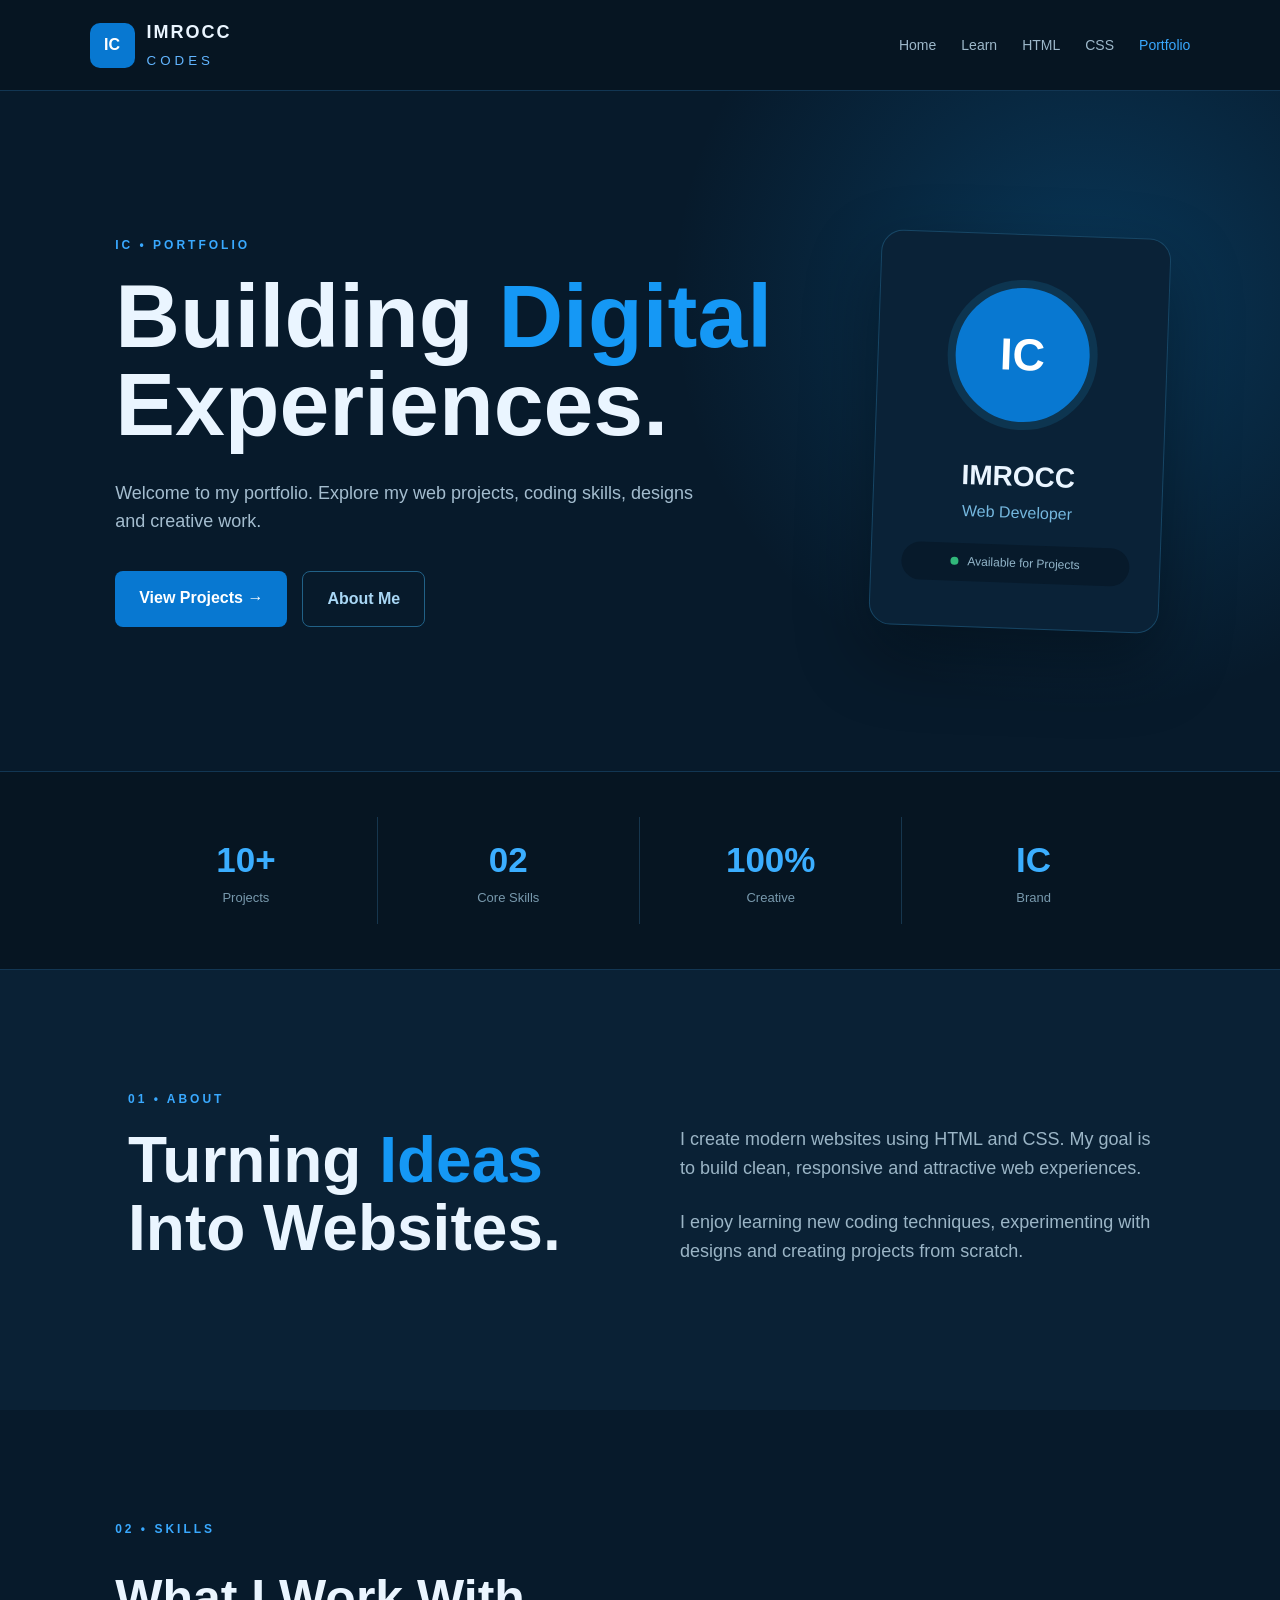
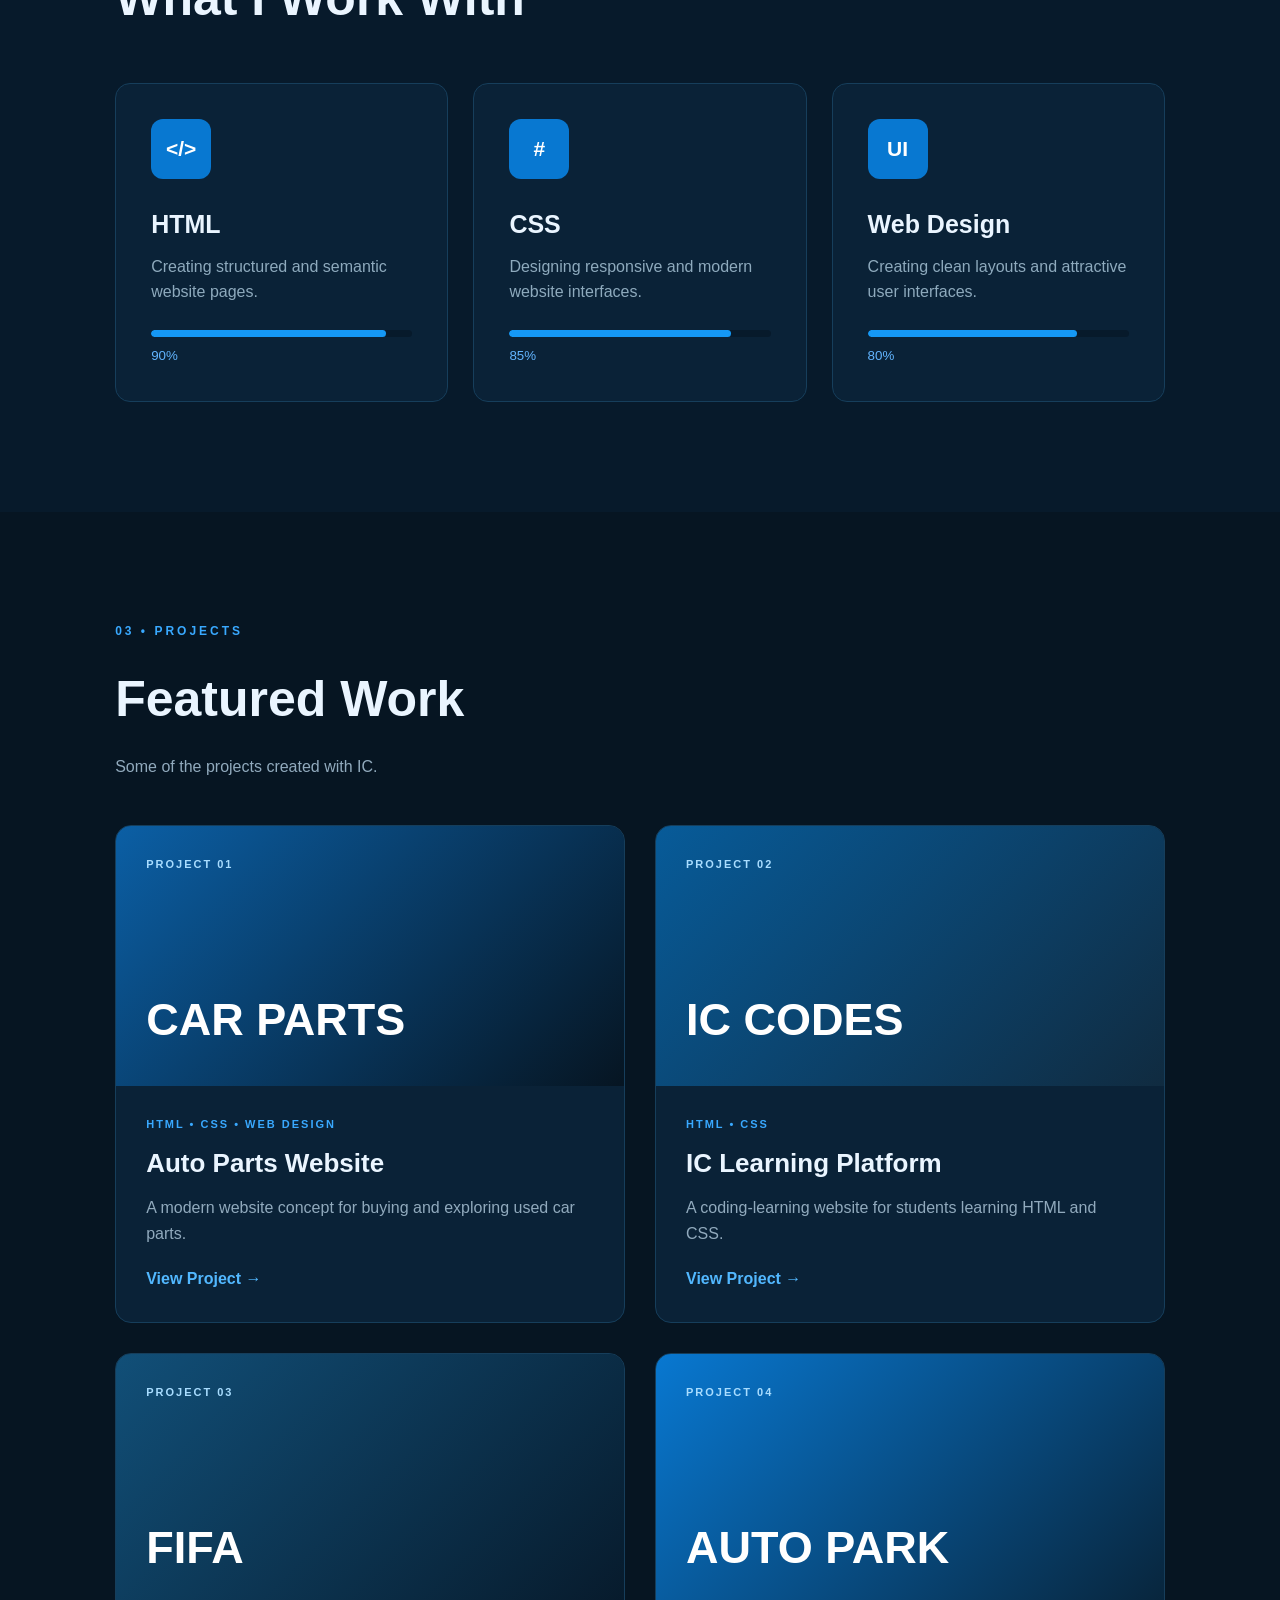
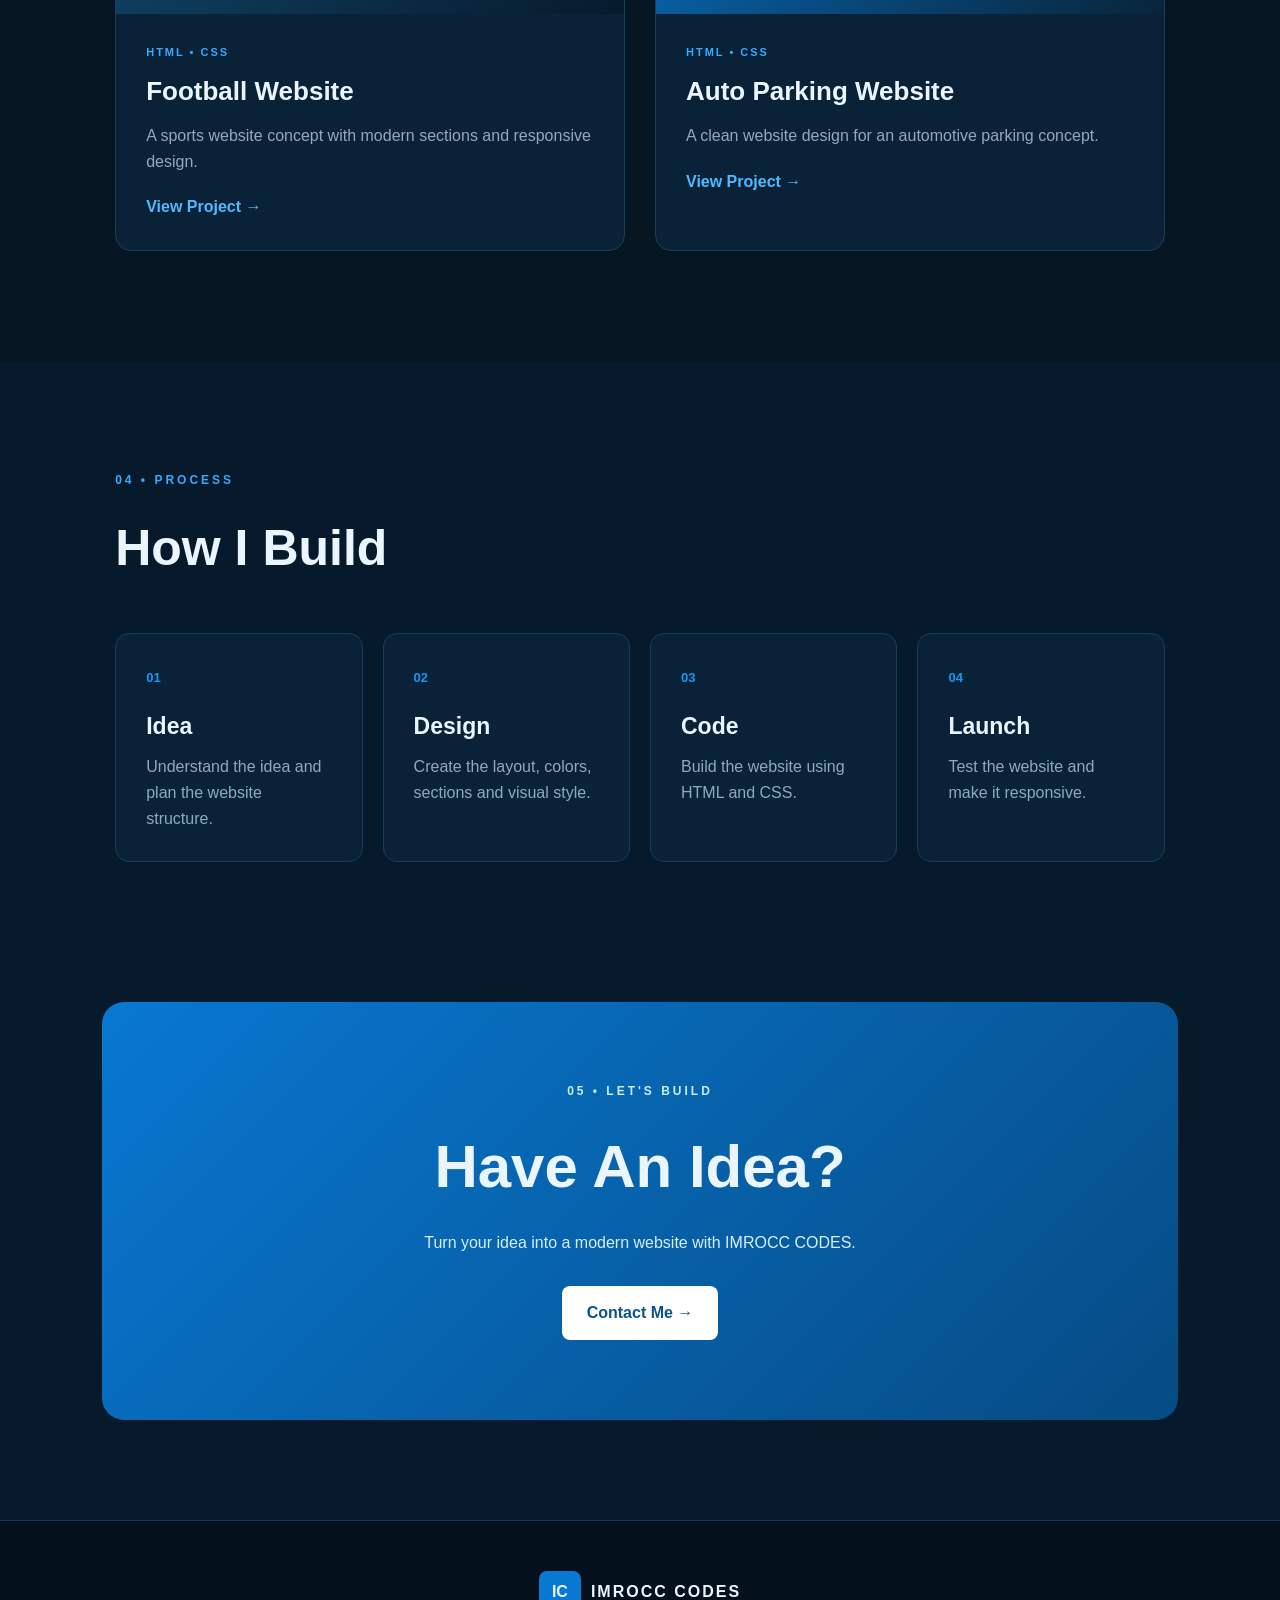
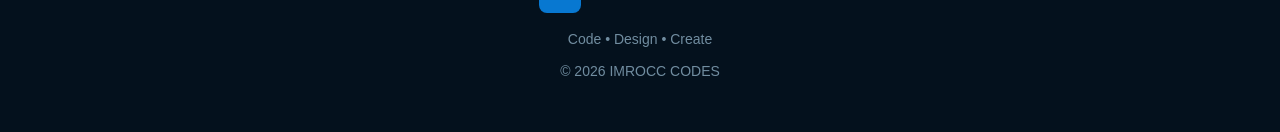
<file: Portfolio.html>
<!DOCTYPE html>
<html lang="en">
<head>
    <meta charset="UTF-8">
    <meta name="viewport" content="width=device-width, initial-scale=1.0">

    <title>IC Portfolio</title>

    <link rel="stylesheet" href="Portfolio.css">
</head>

<body>

    <!-- NAVBAR -->

    <header class="navbar">

        <div class="logo">
            <span>IC</span>

            <div>
                <h2>IMROCC</h2>
                <small>CODES</small>
            </div>
        </div>

        <nav>
            <a href="Project.html">Home</a>
            <a href="Learn.html">Learn</a>
            <a href="HTML.html">HTML</a>
            <a href="CSS.html">CSS</a>
            <a href="Portfolio.html" class="active">Portfolio</a>
        </nav>

    </header>


    <!-- HERO -->

    <section class="hero">

        <div class="hero-content">

            <p class="label">IC • PORTFOLIO</p>

            <h1>
                Building
                <span>Digital</span>
                Experiences.
            </h1>

            <p class="hero-description">
                Welcome to my portfolio.
                Explore my web projects, coding skills,
                designs and creative work.
            </p>

            <div class="hero-buttons">

                <a href="#projects" class="primary-btn">
                    View Projects →
                </a>

                <a href="#about" class="secondary-btn">
                    About Me
                </a>

            </div>

        </div>


        <div class="profile-card">

            <div class="profile-circle">
                IC
            </div>

            <h2>IMROCC</h2>

            <p>Web Developer</p>

            <div class="status">
                <span></span>
                Available for Projects
            </div>

        </div>

    </section>


    <!-- STATS -->

    <section class="stats">

        <div class="stat">
            <h2>10+</h2>
            <p>Projects</p>
        </div>

        <div class="stat">
            <h2>02</h2>
            <p>Core Skills</p>
        </div>

        <div class="stat">
            <h2>100%</h2>
            <p>Creative</p>
        </div>

        <div class="stat">
            <h2>IC</h2>
            <p>Brand</p>
        </div>

    </section>


    <!-- ABOUT -->

    <section class="about" id="about">

        <div class="about-title">

            <p class="label">01 • ABOUT</p>

            <h2>
                Turning
                <span>Ideas</span>
                Into Websites.
            </h2>

        </div>


        <div class="about-text">

            <p>
                I create modern websites using HTML and CSS.
                My goal is to build clean, responsive and
                attractive web experiences.
            </p>

            <p>
                I enjoy learning new coding techniques,
                experimenting with designs and creating
                projects from scratch.
            </p>

        </div>

    </section>


    <!-- SKILLS -->

    <section class="skills">

        <p class="label">02 • SKILLS</p>

        <h2>What I Work With</h2>


        <div class="skill-grid">

            <div class="skill-card">

                <div class="skill-icon">
                    &lt;/&gt;
                </div>

                <h3>HTML</h3>

                <p>
                    Creating structured and semantic
                    website pages.
                </p>

                <div class="skill-bar">
                    <span style="width: 90%;"></span>
                </div>

                <small>90%</small>

            </div>


            <div class="skill-card">

                <div class="skill-icon">
                    #
                </div>

                <h3>CSS</h3>

                <p>
                    Designing responsive and modern
                    website interfaces.
                </p>

                <div class="skill-bar">
                    <span style="width: 85%;"></span>
                </div>

                <small>85%</small>

            </div>


            <div class="skill-card">

                <div class="skill-icon">
                    UI
                </div>

                <h3>Web Design</h3>

                <p>
                    Creating clean layouts and
                    attractive user interfaces.
                </p>

                <div class="skill-bar">
                    <span style="width: 80%;"></span>
                </div>

                <small>80%</small>

            </div>

        </div>

    </section>


    <!-- PROJECTS -->

    <section class="projects" id="projects">

        <p class="label">03 • PROJECTS</p>

        <h2>Featured Work</h2>

        <p class="section-description">
            Some of the projects created with IC.
        </p>


        <div class="project-grid">


            <!-- PROJECT 1 -->

            <article class="project-card">

                <div class="project-image image-one">

                    <span>PROJECT 01</span>

                    <strong>CAR PARTS</strong>

                </div>

                <div class="project-content">

                    <p class="project-type">
                        HTML • CSS • WEB DESIGN
                    </p>

                    <h3>Auto Parts Website</h3>

                    <p>
                        A modern website concept for
                        buying and exploring used car parts.
                    </p>

                    <a href="#">
                        View Project →
                    </a>

                </div>

            </article>


            <!-- PROJECT 2 -->

            <article class="project-card">

                <div class="project-image image-two">

                    <span>PROJECT 02</span>

                    <strong>IC CODES</strong>

                </div>

                <div class="project-content">

                    <p class="project-type">
                        HTML • CSS
                    </p>

                    <h3>IC Learning Platform</h3>

                    <p>
                        A coding-learning website for
                        students learning HTML and CSS.
                    </p>

                    <a href="#">
                        View Project →
                    </a>

                </div>

            </article>


            <!-- PROJECT 3 -->

            <article class="project-card">

                <div class="project-image image-three">

                    <span>PROJECT 03</span>

                    <strong>FIFA</strong>

                </div>

                <div class="project-content">

                    <p class="project-type">
                        HTML • CSS
                    </p>

                    <h3>Football Website</h3>

                    <p>
                        A sports website concept with
                        modern sections and responsive design.
                    </p>

                    <a href="#">
                        View Project →
                    </a>

                </div>

            </article>


            <!-- PROJECT 4 -->

            <article class="project-card">

                <div class="project-image image-four">

                    <span>PROJECT 04</span>

                    <strong>AUTO PARK</strong>

                </div>

                <div class="project-content">

                    <p class="project-type">
                        HTML • CSS
                    </p>

                    <h3>Auto Parking Website</h3>

                    <p>
                        A clean website design for
                        an automotive parking concept.
                    </p>

                    <a href="#">
                        View Project →
                    </a>

                </div>

            </article>


        </div>

    </section>


    <!-- PROCESS -->

    <section class="process">

        <p class="label">04 • PROCESS</p>

        <h2>How I Build</h2>


        <div class="process-grid">

            <div class="process-card">

                <span>01</span>

                <h3>Idea</h3>

                <p>
                    Understand the idea and plan
                    the website structure.
                </p>

            </div>


            <div class="process-card">

                <span>02</span>

                <h3>Design</h3>

                <p>
                    Create the layout, colors,
                    sections and visual style.
                </p>

            </div>


            <div class="process-card">

                <span>03</span>

                <h3>Code</h3>

                <p>
                    Build the website using
                    HTML and CSS.
                </p>

            </div>


            <div class="process-card">

                <span>04</span>

                <h3>Launch</h3>

                <p>
                    Test the website and make
                    it responsive.
                </p>

            </div>

        </div>

    </section>


    <!-- CTA -->

    <section class="portfolio-cta">

        <p class="label">05 • LET'S BUILD</p>

        <h2>
            Have An Idea?
        </h2>

        <p>
            Turn your idea into a modern website
            with IMROCC CODES.
        </p>

        <a href="Contact.html">
            Contact Me →
        </a>
    </section>


    <!-- FOOTER -->

    <footer>

        <div class="footer-logo">

            <strong>IC</strong>

            <span>IMROCC CODES</span>

        </div>

        <p>
            Code • Design • Create
        </p>

        <p class="copyright">
            © 2026 IMROCC CODES
        </p>

    </footer>


</body>
</html>
</file>
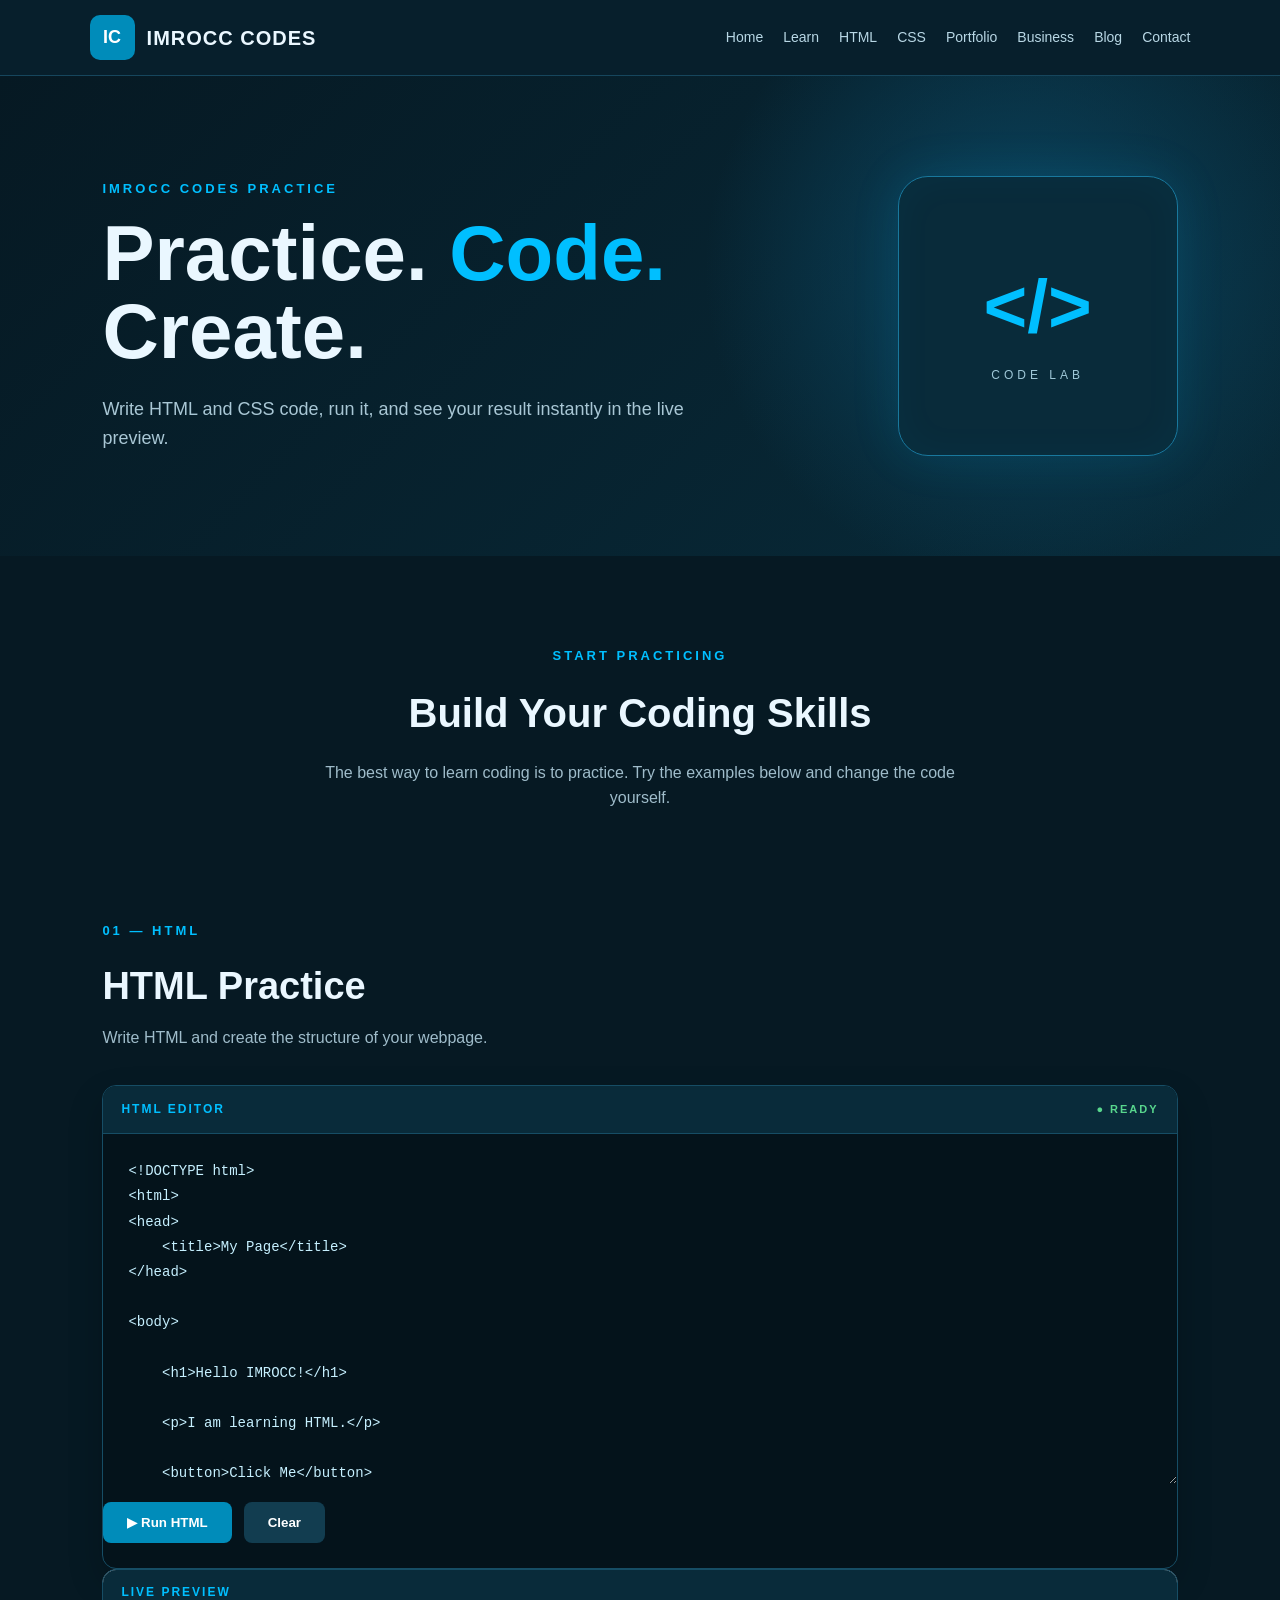
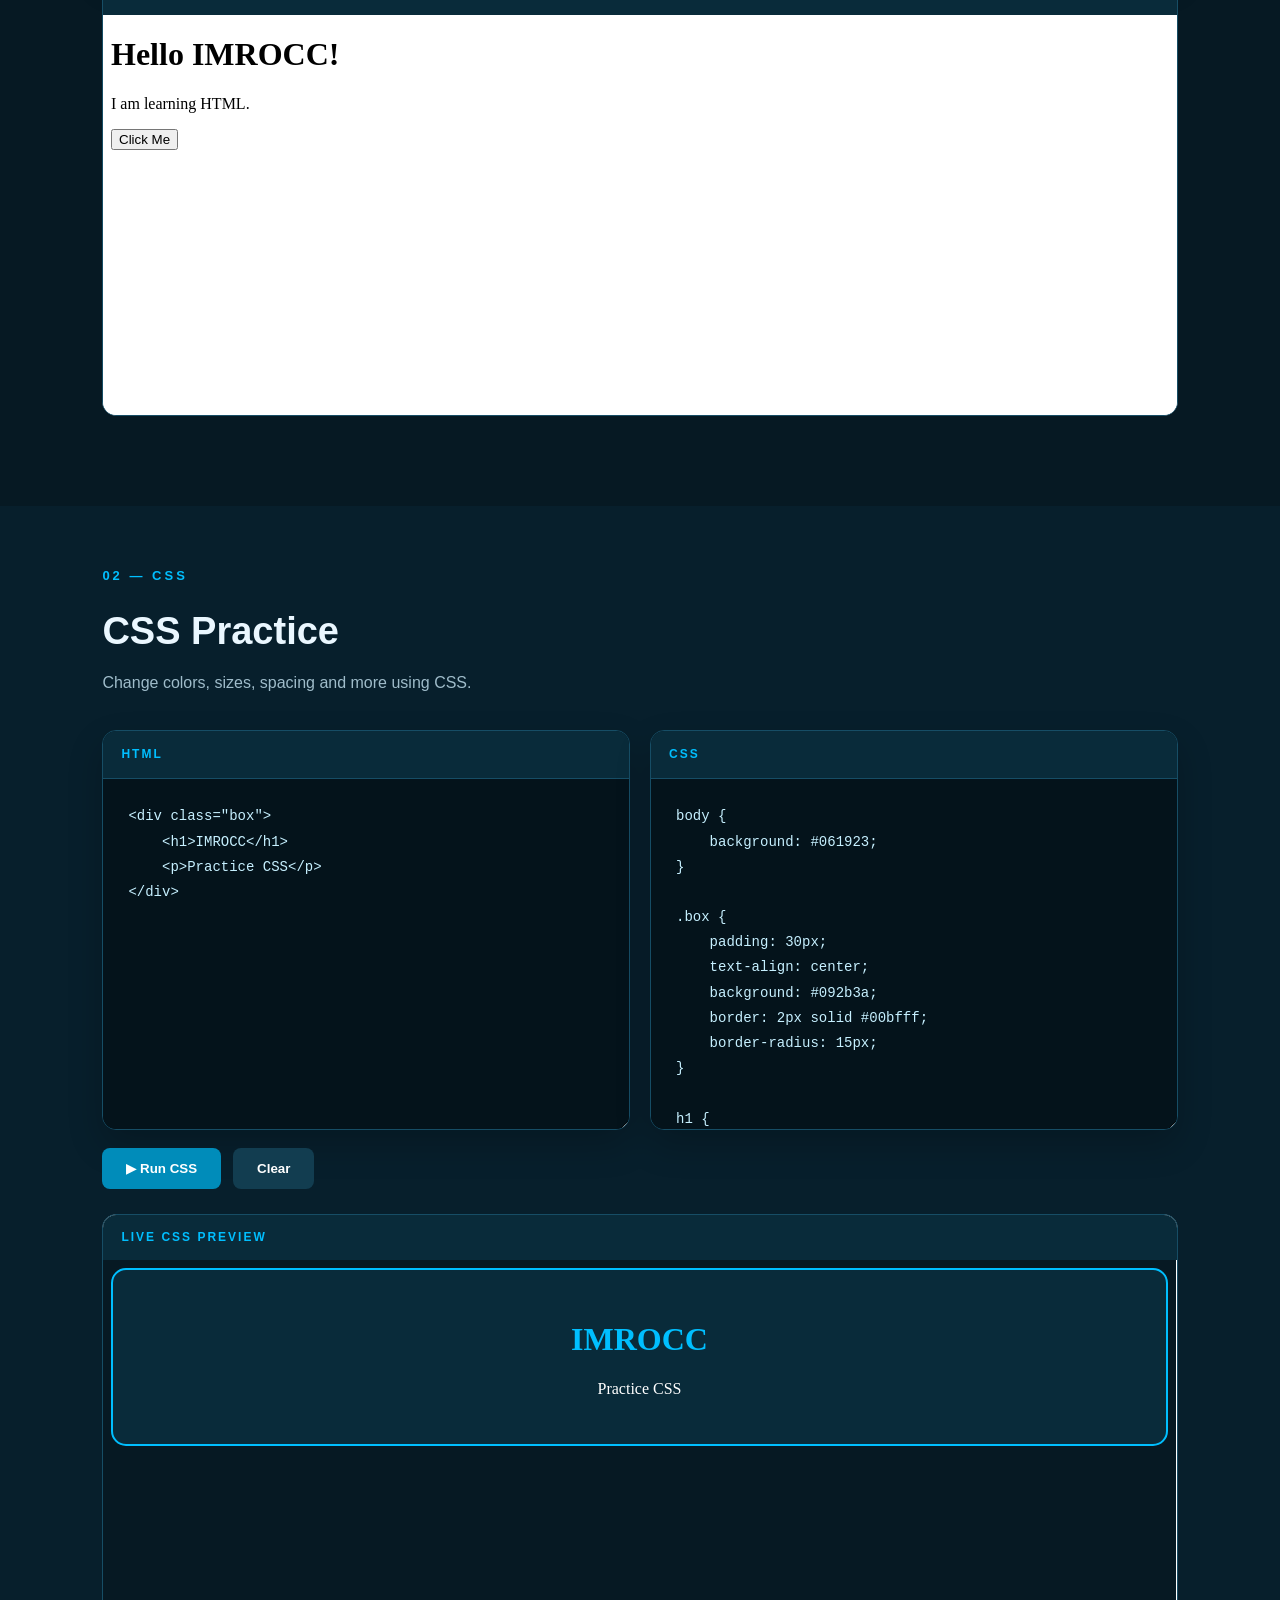
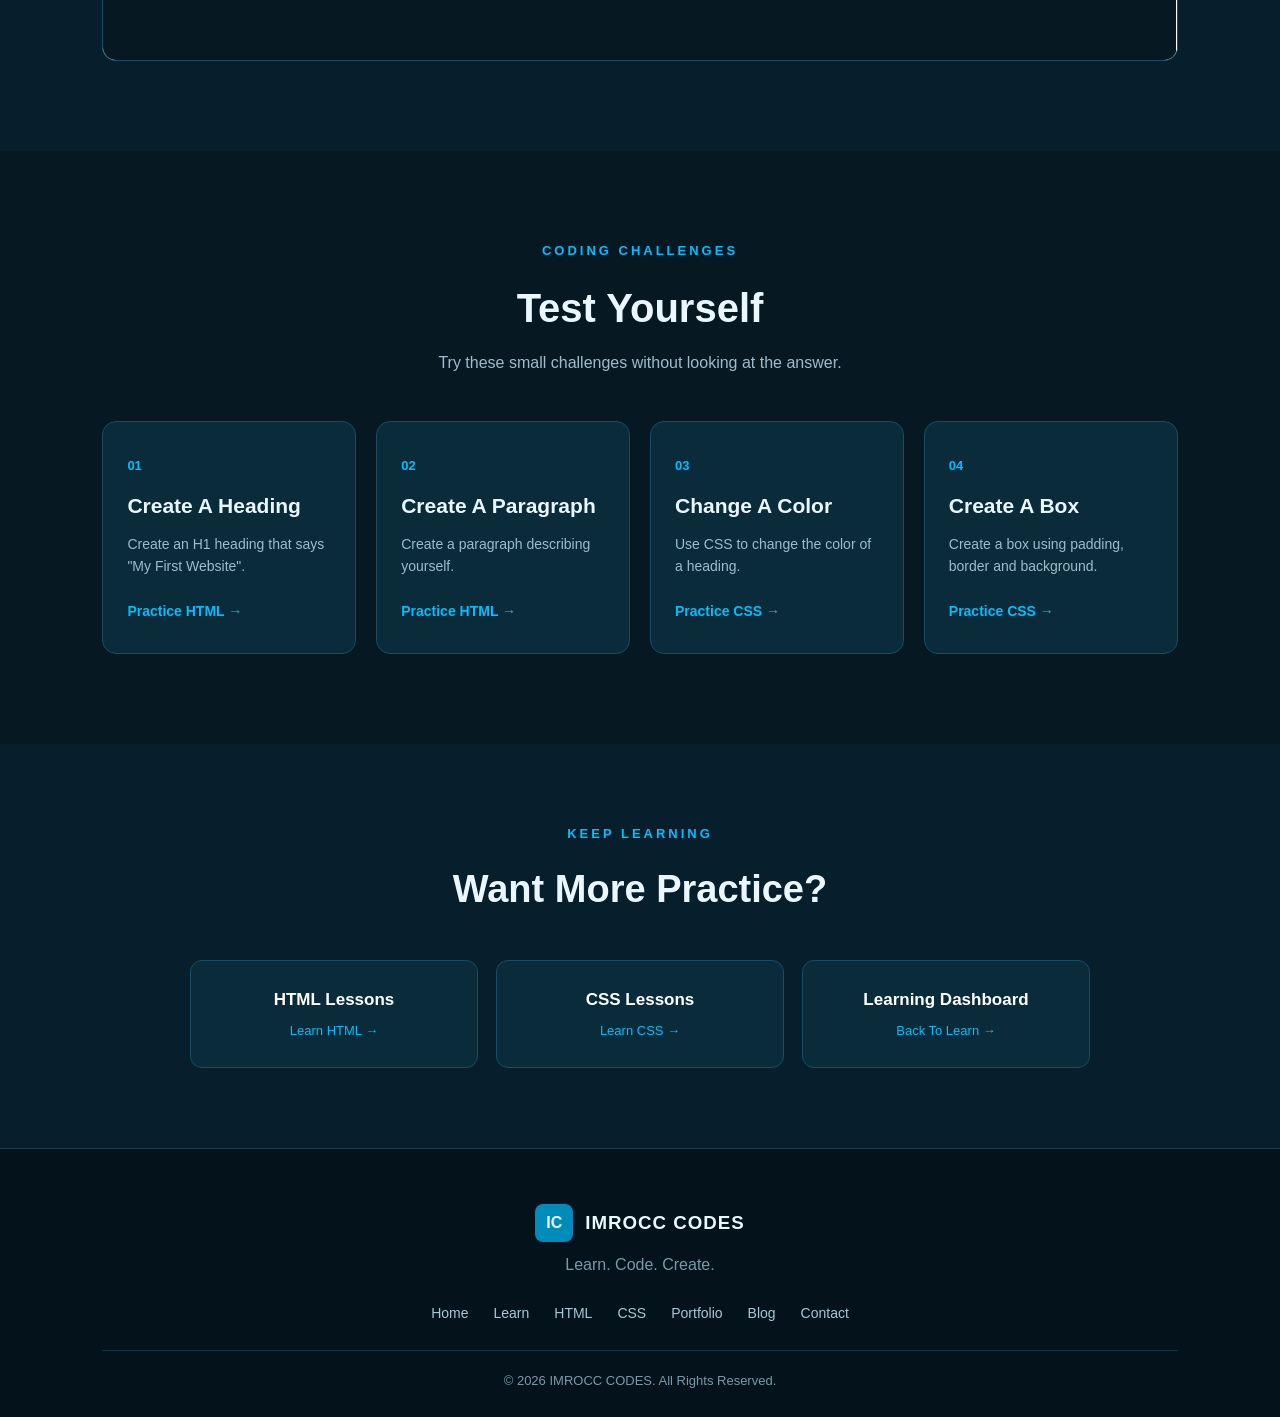
<file: Practice.html>
<!DOCTYPE html>
<html lang="en">
<head>
    <meta charset="UTF-8">
    <meta name="viewport" content="width=device-width, initial-scale=1.0">

    <title>Practice | IMROCC CODES</title>

    <link rel="stylesheet" href="Practice.css">
</head>

<body>

    <!-- NAVBAR -->
    <header class="navbar">

        <div class="logo">
            <span>IC</span>
            <h2>IMROCC CODES</h2>
        </div>

        <nav>
            <a href="Project.html">Home</a>
            <a href="Learn.html">Learn</a>
            <a href="HTML.html">HTML</a>
            <a href="CSS.html">CSS</a>
            <a href="Portfolio.html">Portfolio</a>
            <a href="Buisness.html">Business</a>
            <a href="Blog.html">Blog</a>
            <a href="Contact.html">Contact</a>
        </nav>

    </header>


    <!-- HERO -->
    <section class="hero">

        <div class="hero-text">

            <p class="label">IMROCC CODES PRACTICE</p>

            <h1>
                Practice.
                <span>Code.</span>
                Create.
            </h1>

            <p>
                Write HTML and CSS code, run it, and see your result
                instantly in the live preview.
            </p>

        </div>

        <div class="practice-logo">
            <div>&lt;/&gt;</div>
            <p>CODE LAB</p>
        </div>

    </section>


    <!-- PRACTICE INTRO -->
    <section class="intro">

        <p class="section-label">START PRACTICING</p>

        <h2>Build Your Coding Skills</h2>

        <p>
            The best way to learn coding is to practice. Try the
            examples below and change the code yourself.
        </p>

    </section>


    <!-- HTML PRACTICE -->
    <section class="practice-section">

        <div class="section-heading">

            <div>
                <p class="section-label">01 — HTML</p>

                <h2>HTML Practice</h2>

                <p>
                    Write HTML and create the structure of your webpage.
                </p>
            </div>

        </div>


        <div class="editor">

            <div class="editor-top">
                <span>HTML EDITOR</span>
                <span class="status">● READY</span>
            </div>

            <textarea id="htmlCode"><!DOCTYPE html>
<html>
<head>
    <title>My Page</title>
</head>

<body>

    <h1>Hello IMROCC!</h1>

    <p>I am learning HTML.</p>

    <button>Click Me</button>

</body>
</html></textarea>

            <div class="editor-buttons">

                <button onclick="runHTML()">
                    ▶ Run HTML
                </button>

                <button onclick="clearHTML()" class="clear">
                    Clear
                </button>

            </div>

        </div>


        <div class="preview-container">

            <div class="preview-title">
                LIVE PREVIEW
            </div>

            <iframe id="htmlPreview"></iframe>

        </div>

    </section>


    <!-- CSS PRACTICE -->
    <section class="practice-section css-practice">

        <div class="section-heading">

            <div>
                <p class="section-label">02 — CSS</p>

                <h2>CSS Practice</h2>

                <p>
                    Change colors, sizes, spacing and more using CSS.
                </p>
            </div>

        </div>


        <div class="css-editor-layout">

            <!-- HTML -->
            <div class="editor">

                <div class="editor-top">
                    <span>HTML</span>
                </div>

                <textarea id="cssHTML"><div class="box">
    <h1>IMROCC</h1>
    <p>Practice CSS</p>
</div></textarea>

            </div>


            <!-- CSS -->
            <div class="editor">

                <div class="editor-top">
                    <span>CSS</span>
                </div>

                <textarea id="cssCode">body {
    background: #061923;
}

.box {
    padding: 30px;
    text-align: center;
    background: #092b3a;
    border: 2px solid #00bfff;
    border-radius: 15px;
}

h1 {
    color: #00bfff;
}

p {
    color: white;
}</textarea>

            </div>

        </div>


        <div class="editor-buttons">

            <button onclick="runCSS()">
                ▶ Run CSS
            </button>

            <button onclick="clearCSS()" class="clear">
                Clear
            </button>

        </div>


        <div class="preview-container">

            <div class="preview-title">
                LIVE CSS PREVIEW
            </div>

            <iframe id="cssPreview"></iframe>

        </div>

    </section>


    <!-- CHALLENGES -->
    <section class="challenges">

        <div class="challenge-heading">

            <p class="section-label">CODING CHALLENGES</p>

            <h2>Test Yourself</h2>

            <p>
                Try these small challenges without looking at the answer.
            </p>

        </div>


        <div class="challenge-grid">

            <div class="challenge-card">

                <span>01</span>

                <h3>Create A Heading</h3>

                <p>
                    Create an H1 heading that says
                    "My First Website".
                </p>

                <a href="HTML.html">
                    Practice HTML →
                </a>

            </div>


            <div class="challenge-card">

                <span>02</span>

                <h3>Create A Paragraph</h3>

                <p>
                    Create a paragraph describing
                    yourself.
                </p>

                <a href="HTML.html">
                    Practice HTML →
                </a>

            </div>


            <div class="challenge-card">

                <span>03</span>

                <h3>Change A Color</h3>

                <p>
                    Use CSS to change the color
                    of a heading.
                </p>

                <a href="CSS.html">
                    Practice CSS →
                </a>

            </div>


            <div class="challenge-card">

                <span>04</span>

                <h3>Create A Box</h3>

                <p>
                    Create a box using padding,
                    border and background.
                </p>

                <a href="CSS.html">
                    Practice CSS →
                </a>

            </div>

        </div>

    </section>


    <!-- LEARNING LINKS -->
    <section class="learn-more">

        <p class="section-label">KEEP LEARNING</p>

        <h2>Want More Practice?</h2>

        <div class="learn-grid">

            <a href="HTML.html">
                <strong>HTML Lessons</strong>
                <span>Learn HTML →</span>
            </a>

            <a href="CSS.html">
                <strong>CSS Lessons</strong>
                <span>Learn CSS →</span>
            </a>

            <a href="Learn.html">
                <strong>Learning Dashboard</strong>
                <span>Back To Learn →</span>
            </a>

        </div>

    </section>


    <!-- FOOTER -->
    <footer>

        <div class="footer-logo">

            <span>IC</span>

            <h3>IMROCC CODES</h3>

        </div>

        <p>
            Learn. Code. Create.
        </p>

        <div class="footer-links">

            <a href="Project.html">Home</a>
            <a href="Learn.html">Learn</a>
            <a href="HTML.html">HTML</a>
            <a href="CSS.html">CSS</a>
            <a href="Portfolio.html">Portfolio</a>
            <a href="Blog.html">Blog</a>
            <a href="Contact.html">Contact</a>

        </div>

        <p class="copyright">
            © 2026 IMROCC CODES. All Rights Reserved.
        </p>

    </footer>


    <!-- JAVASCRIPT -->
    <script>

        /* HTML RUNNER */

        function runHTML() {

            let code = document.getElementById("htmlCode").value;

            document.getElementById("htmlPreview").srcdoc = code;
        }


        /* CLEAR HTML */

        function clearHTML() {

            document.getElementById("htmlCode").value = "";

            document.getElementById("htmlPreview").srcdoc = "";
        }


        /* CSS RUNNER */

        function runCSS() {

            let html = document.getElementById("cssHTML").value;

            let css = document.getElementById("cssCode").value;

            let fullCode = `

                <!DOCTYPE html>

                <html>

                <head>

                    <style>

                        ${css}

                    </style>

                </head>

                <body>

                    ${html}

                </body>

                </html>

            `;

            document.getElementById("cssPreview").srcdoc = fullCode;
        }


        /* CLEAR CSS */

        function clearCSS() {

            document.getElementById("cssHTML").value = "";

            document.getElementById("cssCode").value = "";

            document.getElementById("cssPreview").srcdoc = "";
        }


        /* RUN DEFAULT EXAMPLES */

        runHTML();

        runCSS();

    </script>

</body>

</html>
</file>
<file: About.css>
/* =========================
   IMROCC CODES
   READ MORE PAGE
   SOLARIZED BLUE
========================= */

* {
    margin: 0;
    padding: 0;
    box-sizing: border-box;
}

html {
    scroll-behavior: smooth;
}

body {
    font-family: Arial, Helvetica, sans-serif;
    background: #061923;
    color: #eaf7ff;
    line-height: 1.7;
}


/* =========================
   NAVBAR
========================= */

.navbar {
    min-height: 75px;
    padding: 15px 7%;

    display: flex;
    align-items: center;
    justify-content: space-between;

    background: #071f2c;
    border-bottom: 1px solid #16465d;

    position: sticky;
    top: 0;
    z-index: 1000;
}

.logo {
    display: flex;
    align-items: center;
    gap: 12px;
}

.logo span {
    width: 45px;
    height: 45px;

    display: flex;
    align-items: center;
    justify-content: center;

    background: #008cba;
    color: white;

    border-radius: 10px;

    font-weight: bold;
    font-size: 18px;
}

.logo h2 {
    font-size: 20px;
    letter-spacing: 1px;
}

nav {
    display: flex;
    gap: 20px;
    flex-wrap: wrap;
    justify-content: center;
}

nav a {
    color: #b8d7e5;
    text-decoration: none;
    font-size: 14px;
    transition: 0.3s;
}

nav a:hover {
    color: #00bfff;
}


/* =========================
   ARTICLE HERO
========================= */

.article-hero {
    min-height: 500px;
    padding: 85px 8%;

    display: flex;
    align-items: center;
    justify-content: space-between;

    gap: 60px;

    background:
        radial-gradient(
            circle at 85% 45%,
            #0b4661 0%,
            transparent 30%
        ),
        linear-gradient(
            135deg,
            #061923,
            #082b3a
        );
}

.article-heading {
    max-width: 760px;
}

.label {
    color: #00bfff;
    font-size: 13px;
    font-weight: bold;
    letter-spacing: 3px;
    margin-bottom: 15px;
}

.article-heading h1 {
    font-size: clamp(42px, 6vw, 72px);
    line-height: 1.05;
    margin-bottom: 25px;
}

.article-heading h1 span {
    color: #00bfff;
}

.intro {
    color: #a9c7d5;
    font-size: 18px;
    max-width: 650px;
}

.article-info {
    margin-top: 25px;

    display: flex;
    gap: 12px;
    flex-wrap: wrap;

    color: #8fb6c7;
    font-size: 13px;
}

.article-info span:first-child {
    color: #00bfff;
    font-weight: bold;
}


/* =========================
   ARTICLE LOGO
========================= */

.article-logo {
    min-width: 270px;
    height: 270px;

    border-radius: 25px;
    border: 1px solid #19789d;

    background: #092b3a;

    display: flex;
    flex-direction: column;
    align-items: center;
    justify-content: center;

    box-shadow:
        0 0 50px rgba(0, 191, 255, 0.12),
        inset 0 0 35px rgba(0, 191, 255, 0.04);
}

.article-logo div {
    font-size: 55px;
    font-weight: bold;
    color: #00bfff;
}

.article-logo small {
    font-size: 55px;
    color: #83dfff;
}


/* =========================
   ARTICLE CONTAINER
========================= */

.article-container {
    max-width: 1250px;
    margin: auto;
    padding: 90px 6%;

    display: grid;
    grid-template-columns: 1fr 280px;

    gap: 70px;
}

.article {
    max-width: 800px;
}

.article-date {
    color: #668c9d;
    font-size: 13px;
    margin-bottom: 35px;
}

.article h2 {
    font-size: 32px;
    margin-bottom: 15px;
}

.article p {
    color: #a9c7d5;
    margin-bottom: 20px;
}


/* =========================
   TAG SECTIONS
========================= */

.tag-section {
    margin-top: 65px;
}

.tag-section h2 {
    color: #eaf7ff;
}


/* =========================
   CODE BOX
========================= */

.code-box {
    margin-top: 25px;

    background: #04131b;
    border: 1px solid #164d65;

    border-radius: 12px;

    overflow: hidden;

    box-shadow: 0 15px 30px rgba(0, 0, 0, 0.15);
}

.code-title {
    padding: 10px 18px;

    background: #092b3a;
    border-bottom: 1px solid #164d65;

    color: #00bfff;

    font-size: 12px;
    font-weight: bold;
    letter-spacing: 2px;
}

.code-box pre {
    padding: 25px;

    overflow-x: auto;

    color: #bfefff;

    font-family: Consolas, monospace;
    font-size: 14px;

    line-height: 1.8;
}

.code-box code {
    font-family: Consolas, monospace;
}


/* =========================
   STRUCTURE
========================= */

.structure {
    margin-top: 70px;
}

.large pre {
    min-height: 350px;
}


/* =========================
   TIP
========================= */

.tip {
    margin-top: 60px;
    padding: 25px;

    display: flex;
    gap: 20px;
    align-items: flex-start;

    background: #092b3a;

    border-left: 4px solid #00bfff;
    border-radius: 10px;
}

.tip-icon {
    width: 40px;
    height: 40px;

    display: flex;
    align-items: center;
    justify-content: center;

    background: #008cba;

    border-radius: 50%;

    font-weight: bold;
    font-size: 20px;
}

.tip h3 {
    margin-bottom: 5px;
}

.tip p {
    margin: 0;
}


/* =========================
   NEXT STEP
========================= */

.next-step {
    margin-top: 75px;
    padding: 45px;

    text-align: center;

    background:
        linear-gradient(
            135deg,
            #0a3548,
            #082637
        );

    border: 1px solid #17627f;
    border-radius: 18px;
}

.next-step h2 {
    font-size: 35px;
}

.next-step p {
    max-width: 550px;
    margin: 10px auto 25px;
}

.next-step a {
    display: inline-block;

    padding: 14px 25px;

    background: #008cba;
    color: white;

    text-decoration: none;

    border-radius: 8px;
    font-weight: bold;

    transition: 0.3s;
}

.next-step a:hover {
    background: #00a9dc;
    transform: translateY(-3px);
}


/* =========================
   SIDEBAR
========================= */

.sidebar {
    position: relative;
}

.side-card {
    position: sticky;
    top: 100px;

    padding: 25px;
    margin-bottom: 20px;

    background: #092b3a;
    border: 1px solid #164d65;

    border-radius: 14px;
}

.side-card h3 {
    margin-bottom: 15px;
    font-size: 19px;
}

.side-card a {
    display: block;

    padding: 9px 0;

    color: #9fbcca;

    text-decoration: none;

    border-bottom: 1px solid #123d50;

    font-size: 14px;

    transition: 0.3s;
}

.side-card a:last-child {
    border-bottom: none;
}

.side-card a:hover {
    color: #00bfff;
    padding-left: 5px;
}


/* =========================
   FOOTER
========================= */

footer {
    padding: 55px 8% 25px;

    text-align: center;

    background: #04131b;
    border-top: 1px solid #123d50;
}

.footer-logo {
    display: flex;
    align-items: center;
    justify-content: center;

    gap: 12px;
    margin-bottom: 10px;
}

.footer-logo span {
    width: 38px;
    height: 38px;

    display: flex;
    align-items: center;
    justify-content: center;

    background: #008cba;

    border-radius: 8px;

    font-weight: bold;
}

.footer-logo h3 {
    letter-spacing: 1px;
}

footer > p {
    color: #7999a8;
}

.footer-links {
    margin: 25px 0;

    display: flex;
    justify-content: center;
    gap: 25px;
    flex-wrap: wrap;
}

.footer-links a {
    color: #a9c7d5;
    text-decoration: none;
    font-size: 14px;
}

.footer-links a:hover {
    color: #00bfff;
}

.copyright {
    padding-top: 20px;

    border-top: 1px solid #123342;

    font-size: 13px;
}


/* =========================
   TABLET
========================= */

@media (max-width: 1000px) {

    .navbar {
        flex-direction: column;
        gap: 15px;
    }

    .article-hero {
        padding: 70px 6%;
    }

    .article-container {
        grid-template-columns: 1fr;
        padding: 70px 6%;
    }

    .sidebar {
        display: none;
    }

}


/* =========================
   MOBILE
========================= */

@media (max-width: 650px) {

    .navbar {
        padding: 15px 5%;
    }

    nav {
        gap: 12px;
    }

    nav a {
        font-size: 12px;
    }

    .article-hero {
        padding: 60px 6%;

        flex-direction: column;
        text-align: center;
    }

    .article-heading h1 {
        font-size: 43px;
    }

    .intro {
        font-size: 16px;
    }

    .article-info {
        justify-content: center;
    }

    .article-logo {
        min-width: 210px;
        width: 210px;
        height: 210px;
    }

    .article-logo div {
        font-size: 42px;
    }

    .article-logo small {
        font-size: 40px;
    }

    .article-container {
        padding: 60px 6%;
    }

    .article h2 {
        font-size: 27px;
    }

    .code-box pre {
        padding: 18px;
        font-size: 12px;
    }

    .next-step {
        padding: 30px 20px;
    }

    .next-step h2 {
        font-size: 28px;
    }

}
</file>
<file: Blog.css>
/* =================================
   IMROCC CODES
   BLOG DESIGN
   SOLARIZED BLUE THEME
================================= */


/* ================= RESET ================= */

* {
    margin: 0;
    padding: 0;
    box-sizing: border-box;
}


html {
    scroll-behavior: smooth;
}


body {
    font-family: Arial, Helvetica, sans-serif;

    background: #071a2b;

    color: #eaf5ff;

    line-height: 1.6;
}


/* ================= NAVBAR ================= */

.navbar {
    width: 100%;

    padding: 18px 7%;

    display: flex;

    justify-content: space-between;

    align-items: center;

    background: #061522;

    border-bottom: 1px solid #123653;

    position: sticky;

    top: 0;

    z-index: 1000;
}


.logo {
    display: flex;

    align-items: center;

    gap: 12px;
}


.logo > span {
    width: 45px;

    height: 45px;

    display: flex;

    justify-content: center;

    align-items: center;

    background: #0878d1;

    color: white;

    border-radius: 10px;

    font-weight: bold;
}


.logo h2 {
    font-size: 18px;

    letter-spacing: 2px;
}


.logo small {
    color: #62b5ff;

    letter-spacing: 4px;
}


.navbar nav {
    display: flex;

    gap: 23px;
}


.navbar nav a {
    color: #9bb5c8;

    text-decoration: none;

    font-size: 14px;

    transition: 0.3s;
}


.navbar nav a:hover,
.navbar nav a.active {
    color: #39a9ff;
}


/* ================= HERO ================= */

.hero {
    min-height: 650px;

    padding: 100px 9%;

    display: flex;

    justify-content: space-between;

    align-items: center;

    gap: 70px;

    background:
        radial-gradient(
            circle at 80% 35%,
            rgba(11, 126, 213, 0.28),
            transparent 35%
        ),
        #071a2b;
}


.hero-content {
    max-width: 680px;
}


.label {
    color: #39a9ff;

    font-size: 12px;

    font-weight: bold;

    letter-spacing: 3px;

    margin-bottom: 18px;
}


.hero h1 {
    font-size: clamp(50px, 7vw, 88px);

    line-height: 0.98;

    margin-bottom: 30px;
}


.hero h1 span {
    color: #1598f5;
}


.hero-text {
    color: #a3bdcf;

    font-size: 18px;

    max-width: 600px;
}


.hero-btn {
    display: inline-block;

    margin-top: 35px;

    padding: 14px 25px;

    background: #0878d1;

    color: white;

    text-decoration: none;

    border-radius: 8px;

    font-weight: bold;

    transition: 0.3s;
}


.hero-btn:hover {
    background: #1598f5;

    transform: translateY(-3px);
}


/* ================= BLOG BOX ================= */

.blog-box {
    width: 330px;

    height: 330px;

    padding: 40px;

    display: flex;

    flex-direction: column;

    justify-content: center;

    align-items: center;

    text-align: center;

    background:
        linear-gradient(
            145deg,
            #0a4d7d,
            #061522
        );

    border: 1px solid #216187;

    border-radius: 25px;

    box-shadow:
        0 30px 70px rgba(0, 0, 0, 0.4);

    transform: rotate(3deg);

    transition: 0.4s;
}


.blog-box:hover {
    transform: rotate(0deg) translateY(-8px);
}


.blog-symbol {
    width: 130px;

    height: 130px;

    display: flex;

    justify-content: center;

    align-items: center;

    background: #0878d1;

    border-radius: 20px;

    color: white;

    font-family: Consolas, monospace;

    font-size: 40px;

    font-weight: bold;
}


.blog-box h2 {
    margin-top: 25px;

    font-size: 28px;

    letter-spacing: 4px;
}


.blog-box p {
    color: #91b9d1;

    margin-top: 5px;
}


/* ================= FEATURED ================= */

.featured {
    padding: 110px 9%;
}


.featured h2,
.articles h2,
.categories h2 {
    font-size: 50px;

    margin-bottom: 40px;
}


.featured-card {
    display: grid;

    grid-template-columns: 1fr 1fr;

    overflow: hidden;

    background: #0a2237;

    border: 1px solid #173f5c;

    border-radius: 18px;

    transition: 0.3s;
}


.featured-card:hover {
    border-color: #178fe8;
}


.featured-image {
    min-height: 420px;

    padding: 35px;

    display: flex;

    flex-direction: column;

    justify-content: space-between;

    background:
        linear-gradient(
            135deg,
            #0878d1,
            #061522
        );
}


.featured-image span {
    font-size: 11px;

    letter-spacing: 3px;

    color: #c4edff;

    font-weight: bold;
}


.featured-image strong {
    font-size: 55px;

    line-height: 0.95;
}


.featured-content {
    padding: 50px;
}


.category {
    color: #39a9ff;

    font-size: 11px;

    letter-spacing: 2px;

    font-weight: bold;
}


.featured-content h3 {
    font-size: 35px;

    line-height: 1.15;

    margin: 15px 0 20px;
}


.featured-content > p:not(.category) {
    color: #91aabd;

    font-size: 16px;

    margin-bottom: 25px;
}


.article-info {
    display: flex;

    gap: 12px;

    color: #688da3;

    font-size: 12px;

    margin-bottom: 25px;
}


.featured-content a {
    color: #52b8ff;

    text-decoration: none;

    font-weight: bold;
}


/* ================= ARTICLES ================= */

.articles {
    padding: 110px 9%;

    background: #061522;
}


.section-description {
    color: #91aabd;

    margin-top: -25px;

    margin-bottom: 45px;
}


.article-grid {
    display: grid;

    grid-template-columns:
        repeat(3, 1fr);

    gap: 25px;
}


.article-card {
    overflow: hidden;

    background: #0a2237;

    border: 1px solid #163e5b;

    border-radius: 15px;

    transition: 0.35s;
}


.article-card:hover {
    transform: translateY(-8px);

    border-color: #178fe8;
}


/* ARTICLE IMAGE */

.article-image {
    height: 220px;

    padding: 25px;

    display: flex;

    flex-direction: column;

    justify-content: space-between;

    background:
        linear-gradient(
            135deg,
            #075b99,
            #061522
        );
}


.image-two {
    background:
        linear-gradient(
            135deg,
            #0878d1,
            #092b43
        );
}


.image-three {
    background:
        linear-gradient(
            135deg,
            #104d73,
            #071a2b
        );
}


.image-four {
    background:
        linear-gradient(
            135deg,
            #0878d1,
            #123652
        );
}


.image-five {
    background:
        linear-gradient(
            135deg,
            #0c638f,
            #061522
        );
}


.image-six {
    background:
        linear-gradient(
            135deg,
            #064b83,
            #0878d1
        );
}


.article-image span {
    color: #b7e4fa;

    font-size: 10px;

    letter-spacing: 2px;

    font-weight: bold;
}


.article-image strong {
    font-size: 50px;

    color: white;
}


/* ARTICLE CONTENT */

.article-content {
    padding: 28px;
}


.article-content h3 {
    font-size: 23px;

    line-height: 1.2;

    margin: 10px 0 13px;
}


.article-content > p:not(.category) {
    color: #8eaabd;

    font-size: 14px;

    margin-bottom: 20px;
}


.article-bottom {
    display: flex;

    justify-content: space-between;

    align-items: center;
}


.article-bottom span {
    color: #66889d;

    font-size: 11px;
}


.article-bottom a {
    color: #52b8ff;

    text-decoration: none;

    font-weight: bold;

    font-size: 13px;
}


/* ================= CATEGORIES ================= */

.categories {
    padding: 110px 9%;
}


.category-grid {
    display: grid;

    grid-template-columns:
        repeat(3, 1fr);

    gap: 18px;
}


.category-grid a {
    padding: 25px;

    display: flex;

    align-items: center;

    gap: 18px;

    background: #0a2237;

    border: 1px solid #163e5b;

    border-radius: 12px;

    color: #d8ecf8;

    text-decoration: none;

    font-weight: bold;

    transition: 0.3s;
}


.category-grid a:hover {
    background: #0d2c43;

    border-color: #178fe8;

    transform: translateX(5px);
}


.category-grid span {
    color: #39a9ff;

    font-size: 12px;
}


/* ================= NEWSLETTER ================= */

.newsletter {
    padding: 100px 9%;

    text-align: center;

    background: #0a2135;
}


.newsletter h2 {
    font-size: 55px;

    margin-bottom: 10px;
}


.newsletter > p:not(.label) {
    color: #9ab4c5;

    margin-bottom: 30px;
}


.subscribe {
    max-width: 600px;

    margin: auto;

    display: flex;

    gap: 10px;
}


.subscribe input {
    flex: 1;

    padding: 15px 18px;

    border: 1px solid #1c4b68;

    outline: none;

    border-radius: 8px;

    background: #071a2b;

    color: white;

    font-size: 14px;
}


.subscribe input:focus {
    border-color: #1598f5;
}


.subscribe button {
    padding: 15px 22px;

    border: none;

    border-radius: 8px;

    background: #0878d1;

    color: white;

    font-weight: bold;

    cursor: pointer;

    transition: 0.3s;
}


.subscribe button:hover {
    background: #1598f5;
}


/* ================= CTA ================= */

.cta {
    margin: 100px 8%;

    padding: 85px 30px;

    text-align: center;

    background:
        linear-gradient(
            135deg,
            #0878d1,
            #064b83
        );

    border-radius: 22px;
}


.cta .label {
    color: #c8edff;
}


.cta h2 {
    font-size: 58px;

    line-height: 1.05;

    margin-bottom: 15px;
}


.cta > p:not(.label) {
    color: #d5efff;

    margin-bottom: 30px;
}


.cta a {
    display: inline-block;

    padding: 14px 25px;

    background: white;

    color: #07548f;

    text-decoration: none;

    border-radius: 8px;

    font-weight: bold;

    transition: 0.3s;
}


.cta a:hover {
    transform: translateY(-4px);
}


/* ================= FOOTER ================= */

footer {
    padding: 50px 8%;

    text-align: center;

    background: #04111d;

    border-top: 1px solid #123653;
}


.footer-logo {
    display: flex;

    justify-content: center;

    align-items: center;

    gap: 10px;

    margin-bottom: 15px;
}


.footer-logo strong {
    width: 42px;

    height: 42px;

    display: flex;

    justify-content: center;

    align-items: center;

    background: #0878d1;

    border-radius: 8px;
}


.footer-logo span {
    font-weight: bold;

    letter-spacing: 2px;
}


footer p {
    color: #718da0;

    font-size: 14px;
}


.copyright {
    margin-top: 10px;
}


/* ================= TABLET ================= */

@media (max-width: 900px) {

    .hero {
        padding: 80px 6%;
    }


    .blog-box {
        width: 270px;

        height: 270px;
    }


    .article-grid {
        grid-template-columns:
            repeat(2, 1fr);
    }


    .category-grid {
        grid-template-columns:
            repeat(2, 1fr);
    }

}


/* ================= MOBILE ================= */

@media (max-width: 650px) {

    .navbar {
        flex-direction: column;

        gap: 18px;
    }


    .navbar nav {
        flex-wrap: wrap;

        justify-content: center;

        gap: 13px;
    }


    .hero {
        min-height: auto;

        padding: 75px 6%;

        flex-direction: column;

        text-align: center;
    }


    .hero-text {
        margin: auto;
    }


    .blog-box {
        width: 230px;

        height: 230px;
    }


    .blog-symbol {
        width: 95px;

        height: 95px;

        font-size: 28px;
    }


    .featured,
    .articles,
    .categories {
        padding: 80px 6%;
    }


    .featured h2,
    .articles h2,
    .categories h2 {
        font-size: 40px;
    }


    .featured-card {
        grid-template-columns: 1fr;
    }


    .featured-image {
        min-height: 280px;
    }


    .featured-content {
        padding: 30px;
    }


    .featured-content h3 {
        font-size: 28px;
    }


    .article-grid {
        grid-template-columns: 1fr;
    }


    .category-grid {
        grid-template-columns: 1fr;
    }


    .newsletter {
        padding: 80px 6%;
    }


    .newsletter h2 {
        font-size: 42px;
    }


    .subscribe {
        flex-direction: column;
    }


    .subscribe button {
        width: 100%;
    }


    .cta {
        margin: 30px 6% 70px;

        padding: 60px 25px;
    }


    .cta h2 {
        font-size: 43px;
    }

}
</file>
<file: Buisness.css>
/* =================================
   IMROCC CODES
   BUSINESS WEBSITE
   SOLARIZED BLUE THEME
================================= */


/* ================= RESET ================= */

* {
    margin: 0;
    padding: 0;
    box-sizing: border-box;
}


html {
    scroll-behavior: smooth;
}


body {
    font-family: Arial, Helvetica, sans-serif;

    background: #071a2b;

    color: #eaf5ff;

    line-height: 1.6;
}


/* ================= NAVBAR ================= */

.navbar {
    width: 100%;

    padding: 18px 7%;

    display: flex;

    justify-content: space-between;

    align-items: center;

    background: #061522;

    border-bottom: 1px solid #123653;

    position: sticky;

    top: 0;

    z-index: 1000;
}


.logo {
    display: flex;

    align-items: center;

    gap: 12px;
}


.logo > span {
    width: 45px;

    height: 45px;

    display: flex;

    justify-content: center;

    align-items: center;

    background: #0878d1;

    color: white;

    border-radius: 10px;

    font-weight: bold;

    box-shadow:
        0 0 20px rgba(8, 120, 209, 0.3);
}


.logo h2 {
    font-size: 18px;

    letter-spacing: 2px;
}


.logo small {
    color: #62b5ff;

    letter-spacing: 4px;
}


.navbar nav {
    display: flex;

    gap: 25px;
}


.navbar nav a {
    color: #9bb5c8;

    text-decoration: none;

    font-size: 14px;

    transition: 0.3s;
}


.navbar nav a:hover,
.navbar nav a.active {
    color: #39a9ff;
}


/* ================= HERO ================= */

.hero {
    min-height: 700px;

    padding: 100px 9%;

    display: flex;

    justify-content: space-between;

    align-items: center;

    gap: 70px;

    background:
        radial-gradient(
            circle at 80% 40%,
            rgba(11, 126, 213, 0.28),
            transparent 35%
        ),
        #071a2b;
}


.hero-content {
    max-width: 680px;
}


.label {
    color: #39a9ff;

    font-size: 12px;

    font-weight: bold;

    letter-spacing: 3px;

    margin-bottom: 18px;
}


.hero h1 {
    font-size: clamp(50px, 7vw, 88px);

    line-height: 0.98;

    margin-bottom: 30px;
}


.hero h1 span {
    color: #1598f5;
}


.hero-text {
    color: #a3bdcf;

    font-size: 18px;

    max-width: 580px;
}


.hero-buttons {
    display: flex;

    gap: 15px;

    margin-top: 35px;
}


.hero-buttons a {
    padding: 14px 24px;

    text-decoration: none;

    border-radius: 8px;

    font-weight: bold;

    transition: 0.3s;
}


.primary-btn {
    background: #0878d1;

    color: white;
}


.primary-btn:hover {
    background: #1598f5;

    transform: translateY(-3px);
}


.secondary-btn {
    border: 1px solid #205b7f;

    color: #a9d7f5;
}


.secondary-btn:hover {
    background: #0c2b41;
}


/* ================= BUSINESS CARD ================= */

.business-card {
    width: 370px;

    min-height: 245px;

    padding: 25px;

    display: flex;

    flex-direction: column;

    justify-content: space-between;

    background:
        linear-gradient(
            135deg,
            #0a4773,
            #061522
        );

    border: 1px solid #24658b;

    border-radius: 22px;

    box-shadow:
        0 30px 70px rgba(0, 0, 0, 0.45);

    transform: rotate(3deg);

    transition: 0.4s;
}


.business-card:hover {
    transform: rotate(0deg) translateY(-8px);
}


.card-top,
.card-bottom {
    display: flex;

    justify-content: space-between;

    align-items: center;
}


.card-top span {
    width: 42px;

    height: 42px;

    display: flex;

    justify-content: center;

    align-items: center;

    background: #0878d1;

    border-radius: 9px;

    font-weight: bold;
}


.card-top small {
    color: #91c8e9;

    letter-spacing: 2px;
}


.card-content {
    margin-top: 20px;
}


.card-content p {
    color: #86b5d3;

    font-size: 11px;

    letter-spacing: 2px;
}


.card-content h2 {
    font-size: 38px;

    letter-spacing: 2px;

    margin: 3px 0;
}


.line {
    width: 70px;

    height: 3px;

    background: #1598f5;

    margin: 10px 0;
}


.card-bottom {
    color: #789db4;

    font-size: 12px;
}


/* ================= STATS ================= */

.stats {
    padding: 45px 9%;

    display: grid;

    grid-template-columns:
        repeat(4, 1fr);

    background: #061522;

    border-top: 1px solid #123653;

    border-bottom: 1px solid #123653;
}


.stat {
    text-align: center;

    border-right: 1px solid #17384f;
}


.stat:last-child {
    border-right: none;
}


.stat h2 {
    color: #39a9ff;

    font-size: 35px;
}


.stat p {
    color: #7897a9;

    font-size: 13px;
}


/* ================= ABOUT ================= */

.about-business {
    padding: 120px 10%;

    display: grid;

    grid-template-columns: 1fr 1fr;

    gap: 80px;

    background: #0a2135;
}


.about-heading h2 {
    font-size: clamp(40px, 5vw, 65px);

    line-height: 1.05;
}


.about-heading h2 span {
    color: #1598f5;
}


.about-description {
    padding-top: 30px;
}


.about-description p {
    color: #9bb5c7;

    font-size: 18px;

    margin-bottom: 25px;
}


/* ================= SERVICES ================= */

.services {
    padding: 110px 9%;
}


.services h2,
.business-types h2,
.process h2 {
    font-size: 50px;

    margin-bottom: 15px;
}


.section-description {
    color: #91aabd;

    margin-bottom: 45px;
}


.service-grid {
    display: grid;

    grid-template-columns:
        repeat(2, 1fr);

    gap: 25px;
}


.service-card {
    position: relative;

    padding: 40px;

    background: #0a2237;

    border: 1px solid #163e5b;

    border-radius: 16px;

    overflow: hidden;

    transition: 0.35s;
}


.service-card:hover {
    transform: translateY(-8px);

    border-color: #178fe8;
}


.service-number {
    position: absolute;

    top: 20px;

    right: 25px;

    color: #255575;

    font-size: 13px;

    font-weight: bold;
}


.service-icon {
    width: 65px;

    height: 65px;

    display: flex;

    justify-content: center;

    align-items: center;

    background: #0878d1;

    color: white;

    border-radius: 13px;

    font-size: 20px;

    font-weight: bold;

    margin-bottom: 25px;
}


.service-card h3 {
    font-size: 25px;

    margin-bottom: 12px;
}


.service-card p {
    color: #8faabd;

    margin-bottom: 22px;
}


.service-card a {
    color: #52b8ff;

    text-decoration: none;

    font-weight: bold;
}


.service-card a:hover {
    color: white;
}


/* ================= BUSINESS TYPES ================= */

.business-types {
    padding: 110px 9%;

    background: #061522;
}


.business-grid {
    display: grid;

    grid-template-columns:
        repeat(3, 1fr);

    gap: 20px;

    margin-top: 45px;
}


.type-card {
    padding: 30px;

    min-height: 180px;

    background: #0a2237;

    border: 1px solid #163e5b;

    border-radius: 14px;

    transition: 0.3s;
}


.type-card:hover {
    transform: translateY(-6px);

    border-color: #178fe8;
}


.type-card span {
    color: #39a9ff;

    font-size: 12px;

    font-weight: bold;
}


.type-card h3 {
    font-size: 23px;

    margin: 15px 0 8px;
}


.type-card p {
    color: #8da9ba;
}


/* ================= PROCESS ================= */

.process {
    padding: 110px 9%;
}


.process-grid {
    display: grid;

    grid-template-columns:
        repeat(4, 1fr);

    gap: 20px;

    margin-top: 40px;
}


.process-card {
    padding: 30px;

    background: #0a2237;

    border: 1px solid #163e5b;

    border-radius: 14px;
}


.process-card > span {
    color: #1598f5;

    font-weight: bold;

    font-size: 13px;
}


.process-card h3 {
    font-size: 23px;

    margin: 17px 0 10px;
}


.process-card p {
    color: #8eaabd;
}


/* ================= WHY IC ================= */

.why-ic {
    padding: 110px 10%;

    display: grid;

    grid-template-columns: 1fr 1fr;

    gap: 80px;

    background: #0a2135;
}


.why-ic h2 {
    font-size: clamp(40px, 5vw, 65px);

    line-height: 1.05;
}


.why-ic h2 span {
    color: #1598f5;
}


.why-list {
    display: flex;

    flex-direction: column;

    gap: 15px;
}


.why-list > div {
    padding: 20px;

    display: flex;

    align-items: center;

    gap: 20px;

    background: #071a2b;

    border: 1px solid #173e58;

    border-radius: 10px;
}


.why-list strong {
    color: #39a9ff;

    font-size: 13px;
}


.why-list p {
    color: #a1b8c8;
}


/* ================= CTA ================= */

.cta {
    margin: 100px 8%;

    padding: 85px 30px;

    text-align: center;

    background:
        linear-gradient(
            135deg,
            #0878d1,
            #064b83
        );

    border-radius: 22px;
}


.cta .label {
    color: #c8edff;
}


.cta h2 {
    font-size: 60px;

    margin-bottom: 12px;
}


.cta > p:not(.label) {
    color: #d6efff;

    margin-bottom: 30px;
}


.cta a {
    display: inline-block;

    padding: 14px 25px;

    background: white;

    color: #07548f;

    text-decoration: none;

    border-radius: 8px;

    font-weight: bold;

    transition: 0.3s;
}


.cta a:hover {
    transform: translateY(-4px);
}


/* ================= FOOTER ================= */

footer {
    padding: 50px 8%;

    text-align: center;

    background: #04111d;

    border-top: 1px solid #123653;
}


.footer-logo {
    display: flex;

    justify-content: center;

    align-items: center;

    gap: 10px;

    margin-bottom: 15px;
}


.footer-logo strong {
    width: 42px;

    height: 42px;

    display: flex;

    justify-content: center;

    align-items: center;

    background: #0878d1;

    border-radius: 8px;
}


.footer-logo span {
    font-weight: bold;

    letter-spacing: 2px;
}


footer p {
    color: #718da0;

    font-size: 14px;
}


.copyright {
    margin-top: 10px;
}


/* ================= TABLET ================= */

@media (max-width: 900px) {

    .hero {
        padding: 80px 6%;
    }


    .business-card {
        width: 300px;
    }


    .business-grid {
        grid-template-columns:
            repeat(2, 1fr);
    }


    .process-grid {
        grid-template-columns:
            repeat(2, 1fr);
    }

}


/* ================= MOBILE ================= */

@media (max-width: 650px) {

    .navbar {
        flex-direction: column;

        gap: 18px;
    }


    .navbar nav {
        flex-wrap: wrap;

        justify-content: center;

        gap: 14px;
    }


    .hero {
        min-height: auto;

        padding: 75px 6%;

        flex-direction: column;

        text-align: center;
    }


    .hero-text {
        margin: auto;
    }


    .hero-buttons {
        justify-content: center;

        flex-wrap: wrap;
    }


    .business-card {
        width: 100%;

        max-width: 370px;
    }


    .stats {
        grid-template-columns:
            repeat(2, 1fr);

        padding: 25px 5%;
    }


    .stat {
        padding: 15px;

        border-right: none;

        border-bottom: 1px solid #17384f;
    }


    .about-business,
    .why-ic {
        grid-template-columns: 1fr;

        padding: 80px 6%;

        gap: 35px;
    }


    .services,
    .business-types,
    .process {
        padding: 80px 6%;
    }


    .services h2,
    .business-types h2,
    .process h2 {
        font-size: 40px;
    }


    .service-grid {
        grid-template-columns: 1fr;
    }


    .business-grid {
        grid-template-columns: 1fr;
    }


    .process-grid {
        grid-template-columns: 1fr;
    }


    .cta {
        margin: 30px 6% 70px;

        padding: 65px 25px;
    }


    .cta h2 {
        font-size: 45px;
    }

}
</file>
<file: Contact.css>
/* =========================
   IMROCC CODES
   CONTACT PAGE
   SOLARIZED BLUE THEME
========================= */

* {
    margin: 0;
    padding: 0;
    box-sizing: border-box;
}

html {
    scroll-behavior: smooth;
}

body {
    font-family: Arial, Helvetica, sans-serif;
    background: #061923;
    color: #eaf7ff;
    line-height: 1.6;
}


/* =========================
   NAVBAR
========================= */

.navbar {
    width: 100%;
    min-height: 75px;
    padding: 15px 7%;
    display: flex;
    align-items: center;
    justify-content: space-between;

    background: #071f2c;
    border-bottom: 1px solid #16465d;

    position: sticky;
    top: 0;
    z-index: 1000;
}

.logo {
    display: flex;
    align-items: center;
    gap: 12px;
}

.logo span {
    width: 45px;
    height: 45px;

    display: flex;
    align-items: center;
    justify-content: center;

    background: #008cba;
    color: white;

    border-radius: 10px;

    font-size: 19px;
    font-weight: bold;

    box-shadow: 0 0 20px rgba(0, 140, 186, 0.25);
}

.logo h2 {
    font-size: 20px;
    letter-spacing: 1px;
}

nav {
    display: flex;
    gap: 20px;
    flex-wrap: wrap;
    justify-content: center;
}

nav a {
    color: #b8d7e5;
    text-decoration: none;
    font-size: 14px;
    transition: 0.3s;
}

nav a:hover,
nav a.active {
    color: #00bfff;
}


/* =========================
   HERO
========================= */

.hero {
    min-height: 470px;
    padding: 80px 8%;

    display: flex;
    align-items: center;
    justify-content: space-between;
    gap: 60px;

    background:
        radial-gradient(circle at 80% 40%, #0b4661 0%, transparent 30%),
        linear-gradient(135deg, #061923, #082b3a);
}

.hero-text {
    max-width: 650px;
}

.small-title,
.section-label {
    color: #00bfff;
    font-size: 13px;
    font-weight: bold;
    letter-spacing: 3px;
    margin-bottom: 12px;
}

.hero h1 {
    font-size: clamp(42px, 6vw, 75px);
    line-height: 1.05;
    margin-bottom: 25px;
}

.hero h1 span {
    color: #00bfff;
}

.hero-text > p:last-child {
    max-width: 580px;
    color: #a9c7d5;
    font-size: 17px;
}


/* =========================
   CONTACT LOGO
========================= */

.contact-logo {
    width: 300px;
    height: 300px;

    border: 1px solid #19789d;
    border-radius: 30px;

    display: flex;
    flex-direction: column;
    align-items: center;
    justify-content: center;

    background: #092b3a;

    box-shadow:
        0 0 50px rgba(0, 191, 255, 0.12),
        inset 0 0 40px rgba(0, 191, 255, 0.04);
}

.big-ic {
    font-size: 100px;
    font-weight: bold;
    color: #00bfff;
    letter-spacing: 5px;
}

.contact-logo p {
    color: #b9dce9;
    letter-spacing: 3px;
    font-size: 13px;
}


/* =========================
   CONTACT SECTION
========================= */

.contact-section {
    padding: 90px 8%;

    display: grid;
    grid-template-columns: 1fr 1fr;
    gap: 70px;

    background: #071f2c;
}

.contact-info h2,
.contact-form h2 {
    font-size: 38px;
    margin-bottom: 20px;
}

.contact-info > p {
    color: #a9c7d5;
    max-width: 520px;
    margin-bottom: 35px;
}


/* INFO BOX */

.info-box {
    display: flex;
    align-items: center;
    gap: 18px;

    padding: 20px;
    margin-bottom: 15px;

    background: #092b3a;
    border: 1px solid #164d65;
    border-radius: 12px;

    transition: 0.3s;
}

.info-box:hover {
    transform: translateX(8px);
    border-color: #00bfff;
}

.info-icon {
    width: 48px;
    height: 48px;

    display: flex;
    align-items: center;
    justify-content: center;

    background: #063d55;
    color: #00bfff;

    border-radius: 10px;
    font-weight: bold;
}

.info-box h3 {
    font-size: 17px;
}

.info-box p {
    color: #9fbcca;
    font-size: 14px;
}


/* =========================
   FORM
========================= */

.contact-form {
    padding: 35px;

    background: #092b3a;
    border: 1px solid #16536c;
    border-radius: 18px;

    box-shadow: 0 20px 50px rgba(0, 0, 0, 0.2);
}

.contact-form h2 {
    font-size: 30px;
}

form {
    display: flex;
    flex-direction: column;
}

form label {
    color: #b9dce9;
    font-size: 14px;
    margin-bottom: 7px;
}

form input,
form textarea {
    width: 100%;

    padding: 14px 16px;
    margin-bottom: 18px;

    background: #061923;
    color: white;

    border: 1px solid #18516a;
    border-radius: 8px;

    outline: none;

    font-size: 14px;

    transition: 0.3s;
}

form input:focus,
form textarea:focus {
    border-color: #00bfff;
    box-shadow: 0 0 12px rgba(0, 191, 255, 0.1);
}

form textarea {
    resize: vertical;
}

form button {
    padding: 15px;

    border: none;
    border-radius: 8px;

    background: #008cba;
    color: white;

    font-size: 15px;
    font-weight: bold;

    cursor: pointer;

    transition: 0.3s;
}

form button:hover {
    background: #00a9dc;
    transform: translateY(-2px);
}


/* =========================
   QUICK LINKS
========================= */

.quick-section {
    padding: 90px 8%;
    text-align: center;
}

.quick-section h2 {
    font-size: 38px;
    margin-bottom: 45px;
}

.quick-grid {
    display: grid;
    grid-template-columns: repeat(4, 1fr);
    gap: 20px;
}

.quick-card {
    padding: 30px 22px;

    text-decoration: none;
    color: white;

    background: #092b3a;
    border: 1px solid #164d65;
    border-radius: 14px;

    transition: 0.3s;
}

.quick-card:hover {
    transform: translateY(-8px);
    border-color: #00bfff;
    box-shadow: 0 15px 30px rgba(0, 191, 255, 0.08);
}

.quick-card span {
    color: #00bfff;
    font-size: 13px;
    font-weight: bold;
}

.quick-card h3 {
    margin: 12px 0 8px;
    font-size: 20px;
}

.quick-card p {
    color: #9fbcca;
    font-size: 14px;
}


/* =========================
   CTA
========================= */

.cta {
    margin: 20px 8% 90px;
    padding: 50px;

    display: flex;
    align-items: center;
    justify-content: space-between;
    gap: 30px;

    background:
        linear-gradient(135deg, #0a3548, #082637);

    border: 1px solid #17627f;
    border-radius: 20px;
}

.cta h2 {
    font-size: 35px;
    margin-bottom: 8px;
}

.cta p:last-child {
    color: #a9c7d5;
}

.cta-button {
    padding: 14px 25px;

    background: #008cba;
    color: white;

    text-decoration: none;
    border-radius: 8px;

    font-weight: bold;

    white-space: nowrap;

    transition: 0.3s;
}

.cta-button:hover {
    background: #00a9dc;
    transform: translateY(-3px);
}


/* =========================
   FOOTER
========================= */

footer {
    padding: 55px 8% 25px;

    text-align: center;

    background: #04131b;
    border-top: 1px solid #123d50;
}

.footer-logo {
    display: flex;
    align-items: center;
    justify-content: center;
    gap: 12px;

    margin-bottom: 10px;
}

.footer-logo span {
    width: 38px;
    height: 38px;

    display: flex;
    align-items: center;
    justify-content: center;

    background: #008cba;
    border-radius: 8px;

    font-weight: bold;
}

.footer-logo h3 {
    letter-spacing: 1px;
}

footer > p {
    color: #7999a8;
}

.footer-links {
    margin: 25px 0;
    display: flex;
    justify-content: center;
    gap: 25px;
    flex-wrap: wrap;
}

.footer-links a {
    color: #a9c7d5;
    text-decoration: none;
    font-size: 14px;
}

.footer-links a:hover {
    color: #00bfff;
}

.copyright {
    padding-top: 20px;
    border-top: 1px solid #123342;
    font-size: 13px;
}


/* =========================
   TABLET
========================= */

@media (max-width: 1000px) {

    .navbar {
        flex-direction: column;
        gap: 15px;
    }

    .hero {
        padding: 70px 6%;
    }

    .contact-section {
        padding: 70px 6%;
        grid-template-columns: 1fr;
    }

    .quick-grid {
        grid-template-columns: repeat(2, 1fr);
    }

}


/* =========================
   MOBILE
========================= */

@media (max-width: 650px) {

    .navbar {
        padding: 15px 5%;
    }

    nav {
        gap: 12px;
    }

    nav a {
        font-size: 12px;
    }

    .hero {
        min-height: auto;
        padding: 65px 6%;

        flex-direction: column;
        text-align: center;
    }

    .hero h1 {
        font-size: 45px;
    }

    .contact-logo {
        width: 230px;
        height: 230px;
    }

    .big-ic {
        font-size: 75px;
    }

    .contact-section {
        padding: 60px 6%;
        gap: 45px;
    }

    .contact-info h2,
    .quick-section h2 {
        font-size: 30px;
    }

    .contact-form {
        padding: 25px;
    }

    .quick-section {
        padding: 60px 6%;
    }

    .quick-grid {
        grid-template-columns: 1fr;
    }

    .cta {
        margin: 10px 6% 60px;
        padding: 35px 25px;

        flex-direction: column;
        text-align: center;
    }

    .cta h2 {
        font-size: 29px;
    }

    .cta-button {
        width: 100%;
        text-align: center;
    }

}
</file>
<file: CSS.css>
/* ================================
   IMROCC CODES
   CSS LESSONS
   Solarized Blue Theme
================================ */


/* RESET */

* {
    margin: 0;
    padding: 0;
    box-sizing: border-box;
}


html {
    scroll-behavior: smooth;
}


body {
    font-family: Arial, Helvetica, sans-serif;
    background: #071a2b;
    color: #e8f1f8;
    line-height: 1.6;
}


/* ================================
   NAVBAR
================================ */

.navbar {
    width: 100%;
    padding: 18px 7%;
    display: flex;
    justify-content: space-between;
    align-items: center;

    background: #061522;
    border-bottom: 1px solid #123653;

    position: sticky;
    top: 0;
    z-index: 1000;
}


.logo {
    display: flex;
    align-items: center;
    gap: 12px;
}


.logo > span {
    width: 45px;
    height: 45px;

    display: flex;
    justify-content: center;
    align-items: center;

    background: #0878d1;
    color: white;

    border-radius: 10px;

    font-weight: bold;
    font-size: 17px;

    box-shadow: 0 0 20px rgba(8, 120, 209, 0.35);
}


.logo h2 {
    font-size: 18px;
    letter-spacing: 2px;
}


.logo small {
    color: #62b5ff;
    letter-spacing: 4px;
}


.navbar nav {
    display: flex;
    gap: 25px;
}


.navbar nav a {
    color: #a9c4d8;
    text-decoration: none;
    font-size: 14px;

    transition: 0.3s;
}


.navbar nav a:hover,
.navbar nav .active {
    color: #39a9ff;
}


/* ================================
   HERO
================================ */

.hero {
    min-height: 650px;
    padding: 100px 8%;

    display: flex;
    justify-content: space-between;
    align-items: center;
    gap: 60px;

    background:
        radial-gradient(
            circle at 80% 30%,
            rgba(12, 115, 200, 0.25),
            transparent 35%
        ),
        #071a2b;
}


.hero-text {
    max-width: 650px;
}


.small-title,
.section-label {
    color: #39a9ff;
    font-size: 13px;
    font-weight: bold;
    letter-spacing: 3px;
    margin-bottom: 15px;
}


.hero h1 {
    font-size: clamp(50px, 7vw, 90px);
    line-height: 1;
    margin-bottom: 30px;
}


.hero h1 span {
    color: #1598f5;
}


.hero p {
    color: #a9c4d8;
    max-width: 560px;
    font-size: 18px;
}


.hero-btn {
    display: inline-block;

    margin-top: 35px;
    padding: 14px 25px;

    background: #0878d1;
    color: white;

    text-decoration: none;
    font-weight: bold;

    border-radius: 8px;

    transition: 0.3s;
}


.hero-btn:hover {
    background: #1598f5;
    transform: translateY(-3px);
}


/* CSS LOGO */

.css-logo {
    width: 310px;
    height: 310px;

    display: flex;
    flex-direction: column;
    justify-content: center;
    align-items: center;

    background: #0878d1;

    border-radius: 30px;

    transform: rotate(3deg);

    box-shadow:
        0 30px 70px rgba(0, 0, 0, 0.4);
}


.css-logo span {
    font-size: 70px;
    font-weight: 900;
    color: white;
}


.css-logo p {
    color: white;
    font-size: 13px;
}


/* ================================
   INTRO
================================ */

.intro {
    padding: 100px 12%;
    background: #0a2135;
}


.intro h2,
.lessons h2,
.editor-section h2,
.topics h2,
.challenge h2 {
    font-size: clamp(35px, 5vw, 55px);
    margin-bottom: 20px;
}


.intro > p:last-child {
    max-width: 850px;
    color: #aac1d2;
    font-size: 18px;
}


/* ================================
   LESSONS
================================ */

.lessons {
    padding: 100px 10%;
}


.section-description {
    color: #91aabd;
    margin-bottom: 45px;
}


.lesson-card {
    display: flex;
    gap: 30px;

    padding: 35px;
    margin-bottom: 25px;

    background: #0a2033;

    border: 1px solid #123b59;
    border-radius: 16px;

    transition: 0.3s;
}


.lesson-card:hover {
    transform: translateX(8px);
    border-color: #178fe8;
}


.lesson-number {
    min-width: 65px;
    height: 65px;

    display: flex;
    justify-content: center;
    align-items: center;

    background: #0878d1;
    border-radius: 12px;

    font-size: 20px;
    font-weight: bold;
}


.lesson-content {
    flex: 1;
}


.lesson-content h3 {
    font-size: 26px;
    margin-bottom: 8px;
}


.lesson-content p {
    color: #9eb7c9;
    margin-bottom: 18px;
}


pre {
    overflow-x: auto;
}


.lesson-content pre {
    padding: 20px;

    background: #04111d;

    border: 1px solid #163d59;
    border-radius: 10px;

    color: #65c2ff;

    margin-bottom: 18px;
}


.lesson-content button {
    border: none;

    padding: 11px 20px;

    background: #0878d1;
    color: white;

    border-radius: 7px;

    font-weight: bold;

    cursor: pointer;

    transition: 0.3s;
}


.lesson-content button:hover {
    background: #1598f5;
}


/* ================================
   EDITOR
================================ */

.editor-section {
    padding: 100px 8%;
    background: #061522;
}


.editor-section > p {
    color: #9eb7c9;
}


.editor-container {
    margin-top: 40px;

    display: grid;
    grid-template-columns: 1fr 1.5fr;
    gap: 25px;
}


/* HTML SAMPLE */

.html-preview-code {
    padding: 25px;

    background: #081d2e;

    border: 1px solid #16405f;
    border-radius: 14px;
}


.html-preview-code h3 {
    color: #62b5ff;
    margin-bottom: 20px;
}


.html-preview-code pre {
    background: #04111d;
    padding: 25px;
    border-radius: 10px;

    color: #9fd9ff;
}


/* CODE EDITOR */

.code-editor {
    overflow: hidden;

    background: #020b12;

    border: 1px solid #1a4666;
    border-radius: 14px;
}


.editor-top {
    padding: 15px 20px;

    display: flex;
    justify-content: space-between;

    background: #092238;

    color: #8fc9ee;

    font-weight: bold;
}


.dot {
    width: 10px;
    height: 10px;

    background: #1598f5;

    border-radius: 50%;
}


textarea {
    width: 100%;
    height: 300px;

    padding: 25px;

    resize: vertical;

    border: none;
    outline: none;

    background: #020b12;
    color: #67c5ff;

    font-family: Consolas, monospace;
    font-size: 15px;

    line-height: 1.7;
}


.editor-buttons {
    display: flex;
    gap: 10px;
    padding: 15px;
}


.editor-buttons button {
    border: none;

    padding: 12px 22px;

    background: #0878d1;
    color: white;

    border-radius: 7px;

    cursor: pointer;
    font-weight: bold;
}


.editor-buttons button:hover {
    background: #1598f5;
}


.editor-buttons .clear-btn {
    background: #17364c;
}


.editor-buttons .clear-btn:hover {
    background: #23536f;
}


/* ================================
   LIVE PREVIEW
================================ */

.preview-area {
    margin-top: 30px;

    overflow: hidden;

    border: 1px solid #174564;
    border-radius: 14px;

    background: white;
}


.preview-heading {
    padding: 15px 20px;

    background: #092238;

    color: #62b5ff;

    font-weight: bold;
}


#preview {
    width: 100%;
    height: 350px;

    border: none;

    background: white;
}


/* ================================
   TOPICS
================================ */

.topics {
    padding: 100px 8%;
}


.topic-grid {
    display: grid;

    grid-template-columns:
        repeat(3, 1fr);

    gap: 20px;

    margin-top: 40px;
}


.topic-card {
    padding: 30px;

    background: #0a2033;

    border: 1px solid #153b58;

    border-radius: 14px;

    transition: 0.3s;
}


.topic-card:hover {
    transform: translateY(-6px);

    border-color: #178fe8;
}


.topic-card span {
    color: #39a9ff;
    font-size: 13px;
    font-weight: bold;
}


.topic-card h3 {
    margin: 15px 0 10px;

    font-size: 23px;
}


.topic-card p {
    color: #91aabd;
}


/* ================================
   CHALLENGE
================================ */

.challenge {
    margin: 50px 8% 100px;

    padding: 60px;

    display: flex;
    justify-content: space-between;
    align-items: center;
    gap: 30px;

    background:
        linear-gradient(
            135deg,
            #0878d1,
            #064b83
        );

    border-radius: 20px;
}


.challenge .section-label {
    color: #c9edff;
}


.challenge h2 {
    margin-bottom: 10px;
}


.challenge p {
    color: #d9efff;
    max-width: 600px;
}


.challenge a {
    white-space: nowrap;

    padding: 14px 22px;

    background: white;
    color: #07548f;

    text-decoration: none;

    border-radius: 8px;

    font-weight: bold;

    transition: 0.3s;
}


.challenge a:hover {
    transform: translateY(-3px);
}


/* ================================
   FOOTER
================================ */

footer {
    padding: 45px 8%;

    border-top: 1px solid #123653;

    background: #04111d;

    text-align: center;
}


.footer-logo {
    display: flex;
    justify-content: center;
    align-items: center;

    gap: 10px;

    margin-bottom: 15px;
}


.footer-logo strong {
    width: 40px;
    height: 40px;

    display: flex;
    justify-content: center;
    align-items: center;

    background: #0878d1;

    border-radius: 8px;
}


.footer-logo span {
    font-weight: bold;
    letter-spacing: 2px;
}


footer p {
    color: #7895a8;
    font-size: 14px;
}


.copyright {
    margin-top: 10px;
}


/* ================================
   TABLET
================================ */

@media (max-width: 900px) {

    .navbar {
        padding: 15px 5%;
    }

    .navbar nav {
        gap: 12px;
    }

    .hero {
        padding: 80px 7%;
    }

    .css-logo {
        width: 230px;
        height: 230px;
    }

    .css-logo span {
        font-size: 55px;
    }

    .topic-grid {
        grid-template-columns: repeat(2, 1fr);
    }

}


/* ================================
   MOBILE
================================ */

@media (max-width: 650px) {

    .navbar {
        flex-direction: column;
        gap: 18px;
    }


    .navbar nav {
        flex-wrap: wrap;
        justify-content: center;
    }


    .hero {
        padding: 70px 6%;

        flex-direction: column;

        text-align: center;
    }


    .hero p {
        margin: auto;
    }


    .css-logo {
        width: 210px;
        height: 210px;
    }


    .css-logo span {
        font-size: 50px;
    }


    .intro,
    .lessons,
    .editor-section,
    .topics {
        padding: 70px 6%;
    }


    .lesson-card {
        flex-direction: column;
        padding: 25px;
    }


    .lesson-number {
        min-width: 55px;
        width: 55px;
        height: 55px;
    }


    .editor-container {
        grid-template-columns: 1fr;
    }


    textarea {
        height: 260px;
    }


    .topic-grid {
        grid-template-columns: 1fr;
    }


    .challenge {
        margin: 30px 6% 70px;

        padding: 35px;

        flex-direction: column;

        align-items: flex-start;
    }


    .challenge a {
        width: 100%;
        text-align: center;
    }

}
</file>
<file: HTML.css>
/* =========================================================
   IMROCC CODES
   HTML.css
   HTML Learning Page
   ========================================================= */


/* ================= RESET ================= */

* {
    margin: 0;
    padding: 0;
    box-sizing: border-box;
}

html {
    scroll-behavior: smooth;
}

body {
    font-family: Arial, Helvetica, sans-serif;
    background: #001f2b;
    color: #e9f6f8;
    line-height: 1.6;
    overflow-x: hidden;
}

a {
    color: inherit;
    text-decoration: none;
}

button {
    font-family: inherit;
}

:root {
    --dark: #001f2b;
    --deep: #002b36;
    --blue: #0077a8;
    --cyan: #54d8ff;
    --light: #e9f6f8;
    --muted: #9dbbc2;
    --border: rgba(84, 216, 255, 0.18);
    --card: rgba(0, 55, 70, 0.65);
}


/* ================= NAVBAR ================= */

.navbar {
    min-height: 80px;
    padding: 0 7%;

    display: flex;
    align-items: center;
    justify-content: space-between;

    position: sticky;
    top: 0;
    z-index: 1000;

    background: rgba(0, 31, 43, 0.92);
    border-bottom: 1px solid var(--border);

    backdrop-filter: blur(18px);
}

.logo {
    display: flex;
    align-items: center;
    gap: 10px;

    font-size: 17px;
    font-weight: 900;
    letter-spacing: 1px;
}

.logo span {
    width: 42px;
    height: 42px;

    display: grid;
    place-items: center;

    color: var(--cyan);
    border: 2px solid var(--cyan);
}

.logo b {
    color: var(--cyan);
}

.navbar nav {
    display: flex;
    gap: 25px;
}

.navbar nav a {
    color: var(--muted);
    font-size: 13px;
    transition: 0.3s;
}

.navbar nav a:hover {
    color: var(--cyan);
}

.back {
    color: var(--cyan);
    border: 1px solid var(--border);
    padding: 10px 16px;
    font-size: 13px;
    transition: 0.3s;
}

.back:hover {
    background: var(--cyan);
    color: var(--dark);
}


/* ================= HERO ================= */

.hero {
    min-height: 88vh;
    padding: 100px 8%;

    display: grid;
    grid-template-columns: 1fr 1fr;
    gap: 70px;
    align-items: center;

    background:
        radial-gradient(
            circle at 80% 40%,
            rgba(0, 119, 168, 0.24),
            transparent 35%
        ),
        linear-gradient(
            135deg,
            #001f2b,
            #002b36
        );
}

.tag,
.heading > p,
.challenge > p {
    color: var(--cyan);
    font-size: 12px;
    letter-spacing: 3px;
    font-weight: bold;
}

.hero h1 {
    margin-top: 20px;

    font-size: clamp(65px, 9vw, 120px);
    line-height: 0.85;
    letter-spacing: -6px;
    font-weight: 900;
}

.hero h1 span {
    color: var(--cyan);
}

.hero-content > p:not(.tag) {
    max-width: 570px;
    margin: 30px 0;

    color: var(--muted);
    font-size: 17px;
}

.buttons {
    display: flex;
    gap: 15px;
    flex-wrap: wrap;
}


/* ================= BUTTONS ================= */

.primary-btn,
.secondary-btn {
    display: inline-block;
    padding: 14px 23px;

    font-size: 13px;
    font-weight: bold;

    transition: 0.3s;
}

.primary-btn {
    background: var(--cyan);
    color: var(--dark);
}

.primary-btn:hover {
    transform: translateY(-5px);
    box-shadow: 0 15px 35px rgba(84, 216, 255, 0.2);
}

.secondary-btn {
    border: 1px solid var(--border);
}

.secondary-btn:hover {
    color: var(--cyan);
    border-color: var(--cyan);
}


/* ================= HTML LOGO ================= */

.html-logo {
    min-height: 420px;

    display: flex;
    flex-direction: column;
    justify-content: center;
    align-items: center;

    border: 1px solid var(--border);

    background:
        linear-gradient(
            145deg,
            #003d4e,
            #00171f
        );

    box-shadow: 0 30px 70px rgba(0, 0, 0, 0.3);

    animation: float 5s ease-in-out infinite;
}

@keyframes float {

    0%,
    100% {
        transform: translateY(0);
    }

    50% {
        transform: translateY(-12px);
    }

}

.html-symbol {
    color: var(--cyan);
    font-size: 100px;
    font-weight: 900;
}

.html-logo h2 {
    font-size: 35px;
    letter-spacing: 5px;
}

.html-logo p {
    margin-top: 8px;
    color: var(--muted);
    font-size: 10px;
    letter-spacing: 2px;
}


/* ================= GENERAL SECTION ================= */

.section {
    padding: 110px 8%;
}

.heading {
    margin-bottom: 55px;
}

.heading h2 {
    margin-top: 12px;

    font-size: clamp(42px, 6vw, 75px);
    line-height: 0.9;
    letter-spacing: -4px;
}

.heading h2 span {
    color: var(--cyan);
}

.heading.center {
    text-align: center;
}

.heading-description {
    max-width: 550px;
    margin: 20px auto 0;
    color: var(--muted);
}


/* ================= INTRO ================= */

.intro {
    background: #002630;
}

.intro-grid {
    display: grid;
    grid-template-columns: 1fr 1fr;
    gap: 60px;
    align-items: center;
}

.intro-grid > div:first-child {
    color: var(--muted);
    font-size: 17px;
}

.intro-grid p {
    margin-bottom: 20px;
}

.example-card {
    padding: 35px;
    background: #00171f;
    border: 1px solid var(--border);
}

.example-card pre {
    color: #9eeeff;
    line-height: 2;
    overflow-x: auto;
}


/* ================= LESSONS ================= */

.lessons {
    background: #001f2b;
}

.lesson-grid {
    display: grid;
    grid-template-columns: repeat(3, 1fr);
    gap: 20px;
}

.lesson-card {
    position: relative;

    padding: 35px;
    min-height: 420px;

    background: var(--card);
    border: 1px solid var(--border);

    transition: 0.35s;
}

.lesson-card:hover {
    transform: translateY(-10px);
    border-color: var(--cyan);
}

.number {
    position: absolute;
    top: 20px;
    right: 25px;

    color: #275c69;
    font-size: 35px;
    font-weight: 900;
}

.lesson-icon {
    color: var(--cyan);
    font-size: 35px;
    font-weight: 900;
    margin-bottom: 20px;
}

.lesson-card h3 {
    font-size: 26px;
    margin-bottom: 12px;
}

.lesson-card > p {
    color: var(--muted);
    font-size: 14px;
    min-height: 75px;
}

.lesson-card pre {
    margin-top: 20px;
    padding: 18px;

    background: #00171f;

    color: #9eeeff;
    font-size: 11px;
    line-height: 1.8;

    overflow-x: auto;
}

.lesson-card button {
    margin-top: 18px;

    padding: 10px 16px;

    color: var(--cyan);
    background: transparent;
    border: 1px solid var(--border);

    font-weight: bold;

    transition: 0.3s;
}

.lesson-card button:hover {
    background: var(--cyan);
    color: var(--dark);
}


/* ================= EDITOR ================= */

.editor-section {
    padding: 110px 8%;

    background:
        radial-gradient(
            circle at center,
            rgba(0, 119, 168, 0.16),
            transparent 55%
        );
}

.editor {
    max-width: 1050px;
    margin: auto;

    background: #00151d;
    border: 1px solid var(--border);

    box-shadow: 0 30px 70px rgba(0, 0, 0, 0.3);
}

.editor-top {
    min-height: 60px;
    padding: 10px 18px;

    display: flex;
    align-items: center;
    justify-content: space-between;

    border-bottom: 1px solid var(--border);

    color: var(--cyan);
    font-size: 12px;
    letter-spacing: 2px;
}

.editor-top div {
    display: flex;
    gap: 8px;
}

.editor-top button {
    padding: 9px 14px;

    color: var(--cyan);
    background: #002b36;

    border: 1px solid var(--border);

    cursor: pointer;
}

.editor-top button:hover {
    background: var(--cyan);
    color: var(--dark);
}

#codeInput {
    width: 100%;
    min-height: 350px;

    padding: 25px;

    display: block;

    resize: vertical;

    border: none;
    outline: none;

    background: #00171f;
    color: #9eeeff;

    font-family: Consolas, monospace;
    font-size: 14px;
    line-height: 1.8;
}

.preview-title {
    padding: 15px 20px;

    color: var(--cyan);
    background: #002630;

    border-top: 1px solid var(--border);
    border-bottom: 1px solid var(--border);

    font-size: 11px;
    letter-spacing: 2px;
}

#preview {
    width: 100%;
    height: 330px;

    display: block;

    border: none;

    background: white;
}


/* ================= STRUCTURE ================= */

.structure {
    background: #002630;
}

.structure-code {
    max-width: 850px;
    margin: auto;

    padding: 35px;

    background: #00171f;
    border: 1px solid var(--border);
}

.structure-code pre {
    color: #9eeeff;
    line-height: 2;
    overflow-x: auto;
}


/* ================= TOPICS ================= */

.topic-grid {
    display: grid;
    grid-template-columns: repeat(3, 1fr);
    gap: 18px;
}

.topic {
    padding: 30px;
    min-height: 190px;

    border: 1px solid var(--border);
    background: var(--card);

    transition: 0.3s;
}

.topic:hover {
    transform: translateY(-8px);
    border-color: var(--cyan);
}

.topic strong {
    color: var(--cyan);
}

.topic h3 {
    margin-top: 40px;
    font-size: 21px;
}

.topic p {
    color: var(--muted);
    font-size: 13px;
}


/* ================= CHALLENGE ================= */

.challenge {
    padding: 130px 8%;
    text-align: center;

    background:
        radial-gradient(
            circle,
            rgba(0, 119, 168, 0.24),
            transparent 55%
        );
}

.challenge h2 {
    margin: 25px 0;

    font-size: clamp(50px, 8vw, 100px);
    line-height: 0.9;
    letter-spacing: -5px;
}

.challenge h2 span {
    color: var(--cyan);
}

.challenge > p:nth-of-type(2) {
    max-width: 500px;
    margin: 0 auto 30px;

    color: var(--muted);
}


/* ================= FOOTER ================= */

footer {
    padding: 70px 8% 25px;

    background: #00151d;
    border-top: 1px solid var(--border);
}

.footer-grid {
    display: grid;
    grid-template-columns: 2fr 1fr 1fr;
    gap: 50px;

    padding-bottom: 55px;
}

.footer-grid > div:first-child p {
    max-width: 300px;
    margin-top: 18px;

    color: var(--muted);
}

.footer-grid h3 {
    color: var(--cyan);
    margin-bottom: 12px;
}

.footer-grid a:not(.logo) {
    display: block;
    width: fit-content;

    margin-bottom: 8px;

    color: var(--muted);
    font-size: 13px;
}

.footer-grid a:not(.logo):hover {
    color: var(--cyan);
}

.footer-bottom {
    padding-top: 25px;

    display: flex;
    justify-content: space-between;

    border-top: 1px solid var(--border);

    color: #668990;
    font-size: 12px;
}


/* =========================================================
   TABLET
   ========================================================= */

@media (max-width: 1000px) {

    .navbar nav {
        display: none;
    }

    .hero {
        grid-template-columns: 1fr;
    }

    .lesson-grid {
        grid-template-columns: 1fr 1fr;
    }

    .topic-grid {
        grid-template-columns: 1fr 1fr;
    }

}


/* =========================================================
   MOBILE
   ========================================================= */

@media (max-width: 700px) {

    .navbar {
        min-height: 70px;
        padding: 12px 6%;
    }

    .logo {
        font-size: 13px;
    }

    .logo span {
        width: 36px;
        height: 36px;
    }

    .back {
        padding: 8px 11px;
        font-size: 11px;
    }


    /* HERO */

    .hero {
        padding: 70px 6%;
        gap: 45px;
    }

    .hero h1 {
        font-size: 62px;
        letter-spacing: -4px;
    }

    .hero-content > p:not(.tag) {
        font-size: 15px;
    }

    .html-logo {
        min-height: 300px;
    }

    .html-symbol {
        font-size: 75px;
    }


    /* SECTIONS */

    .section {
        padding: 75px 6%;
    }

    .heading {
        margin-bottom: 35px;
    }

    .heading h2 {
        font-size: 45px;
    }


    /* INTRO */

    .intro-grid {
        grid-template-columns: 1fr;
        gap: 30px;
    }


    /* LESSONS */

    .lesson-grid {
        grid-template-columns: 1fr;
    }

    .lesson-card {
        min-height: auto;
    }


    /* EDITOR */

    .editor-section {
        padding: 75px 6%;
    }

    .editor-top {
        align-items: flex-start;
        flex-direction: column;
        gap: 12px;
    }

    #codeInput {
        min-height: 300px;
        font-size: 12px;
    }

    #preview {
        height: 280px;
    }


    /* TOPICS */

    .topic-grid {
        grid-template-columns: 1fr;
    }


    /* CHALLENGE */

    .challenge {
        padding: 90px 6%;
    }

    .challenge h2 {
        font-size: 55px;
    }


    /* FOOTER */

    footer {
        padding: 60px 6% 25px;
    }

    .footer-grid {
        grid-template-columns: 1fr 1fr;
        gap: 35px;
    }

    .footer-grid > div:first-child {
        grid-column: 1 / -1;
    }

    .footer-bottom {
        flex-direction: column;
        gap: 8px;
    }

}


/* ================= SMALL PHONES ================= */

@media (max-width: 420px) {

    .back {
        display: none;
    }

    .hero h1 {
        font-size: 52px;
    }

    .lesson-card {
        padding: 25px;
    }

    .footer-grid {
        grid-template-columns: 1fr;
    }

    .footer-grid > div:first-child {
        grid-column: auto;
    }

}
</file>
<file: Learn.css>
/* =========================================================
   IMROCC CODES
   Learn.css
   Solarized Blue Learning Page
   ========================================================= */


/* ================= RESET ================= */

* {
    margin: 0;
    padding: 0;
    box-sizing: border-box;
}

html {
    scroll-behavior: smooth;
}

body {
    font-family: Arial, Helvetica, sans-serif;
    background: #001f2b;
    color: #e9f6f8;
    line-height: 1.6;
    overflow-x: hidden;
}

a {
    text-decoration: none;
    color: inherit;
}

:root {
    --dark: #001f2b;
    --deep: #002b36;
    --blue: #0077a8;
    --cyan: #54d8ff;
    --light: #e9f6f8;
    --muted: #9dbbc2;
    --border: rgba(84, 216, 255, 0.18);
    --card: rgba(0, 55, 70, 0.65);
}


/* ================= CUSTOM CURSOR ================= */

.cursor {
    position: fixed;
    width: 28px;
    height: 28px;
    border: 2px solid var(--cyan);
    border-radius: 50%;
    pointer-events: none;
    z-index: 9999;
    transform: translate(-50%, -50%);
}

.cursor-dot {
    position: fixed;
    width: 6px;
    height: 6px;
    background: var(--cyan);
    border-radius: 50%;
    pointer-events: none;
    z-index: 10000;
    transform: translate(-50%, -50%);
}


/* ================= NAVBAR ================= */

.navbar {
    min-height: 80px;
    padding: 0 7%;
    display: flex;
    align-items: center;
    justify-content: space-between;

    position: sticky;
    top: 0;
    z-index: 1000;

    background: rgba(0, 31, 43, 0.9);
    border-bottom: 1px solid var(--border);
    backdrop-filter: blur(18px);
}

.logo {
    display: flex;
    align-items: center;
    gap: 10px;
    font-size: 17px;
    font-weight: 900;
    letter-spacing: 1px;
}

.logo span {
    width: 42px;
    height: 42px;
    display: grid;
    place-items: center;

    border: 2px solid var(--cyan);
    color: var(--cyan);
}

.logo b {
    color: var(--cyan);
}

.navbar nav {
    display: flex;
    gap: 25px;
}

.navbar nav a {
    color: var(--muted);
    font-size: 13px;
    transition: 0.3s;
}

.navbar nav a:hover {
    color: var(--cyan);
}

.back-btn {
    border: 1px solid var(--border);
    padding: 10px 16px;
    color: var(--cyan);
    font-size: 13px;
    transition: 0.3s;
}

.back-btn:hover {
    background: var(--cyan);
    color: var(--dark);
}


/* ================= HERO ================= */

.hero {
    min-height: 88vh;
    padding: 100px 8%;

    display: grid;
    grid-template-columns: 1.1fr 0.9fr;
    gap: 70px;
    align-items: center;

    background:
        radial-gradient(
            circle at 80% 40%,
            rgba(0, 119, 168, 0.22),
            transparent 35%
        ),
        linear-gradient(
            135deg,
            #001f2b,
            #002b36
        );
}

.tag,
.heading > p,
.practice-content > p,
.cta > p:first-child {
    color: var(--cyan);
    font-size: 12px;
    letter-spacing: 3px;
    font-weight: bold;
}

.hero h1 {
    margin-top: 20px;
    font-size: clamp(55px, 8vw, 105px);
    line-height: 0.9;
    letter-spacing: -5px;
    font-weight: 900;
}

.hero h1 span {
    color: var(--cyan);
}

.hero-text {
    max-width: 570px;
    margin: 30px 0;
    color: var(--muted);
    font-size: 17px;
}

.hero-buttons {
    display: flex;
    gap: 15px;
    flex-wrap: wrap;
}


/* ================= BUTTONS ================= */

.primary-btn,
.secondary-btn {
    display: inline-block;
    padding: 14px 22px;
    font-weight: bold;
    font-size: 13px;
    transition: 0.3s;
}

.primary-btn {
    background: var(--cyan);
    color: var(--dark);
}

.primary-btn:hover {
    transform: translateY(-5px);
    box-shadow: 0 15px 35px rgba(84, 216, 255, 0.2);
}

.secondary-btn {
    border: 1px solid var(--border);
}

.secondary-btn:hover {
    border-color: var(--cyan);
    color: var(--cyan);
}


/* ================= TERMINAL ================= */

.hero-card {
    background: #00171f;
    border: 1px solid var(--border);
    box-shadow: 0 30px 70px rgba(0, 0, 0, 0.3);

    animation: floating 5s ease-in-out infinite;
}

@keyframes floating {

    0%,
    100% {
        transform: translateY(0);
    }

    50% {
        transform: translateY(-12px);
    }
}

.terminal-top {
    height: 45px;
    display: flex;
    align-items: center;
    gap: 8px;
    padding: 0 15px;
    border-bottom: 1px solid var(--border);
}

.terminal-top span {
    width: 11px;
    height: 11px;
    border-radius: 50%;
    background: #146276;
}

.terminal {
    padding: 30px;
}

.terminal pre {
    color: var(--muted);
    font-size: 14px;
    line-height: 2;
    overflow-x: auto;
}

.blue {
    color: #53c9ef;
}

.cyan {
    color: var(--cyan);
}

.white {
    color: #e9f6f8;
}

.green {
    color: #8bd7a2;
}

.comment {
    color: #63858c;
}


/* ================= STATS ================= */

.stats {
    display: grid;
    grid-template-columns: repeat(4, 1fr);

    border-top: 1px solid var(--border);
    border-bottom: 1px solid var(--border);

    background: #002630;
}

.stats div {
    text-align: center;
    padding: 30px;
    border-right: 1px solid var(--border);
}

.stats strong {
    display: block;
    font-size: 35px;
    color: var(--cyan);
}

.stats p {
    color: var(--muted);
    font-size: 13px;
}


/* ================= GENERAL SECTION ================= */

.section {
    padding: 110px 8%;
}

.heading {
    margin-bottom: 55px;
}

.heading h2 {
    margin-top: 12px;
    font-size: clamp(40px, 6vw, 70px);
    line-height: 0.95;
    letter-spacing: -3px;
}

.heading h2 span {
    color: var(--cyan);
}

.heading.center {
    text-align: center;
}


/* ================= COURSES ================= */

.course-grid {
    display: grid;
    grid-template-columns: 1fr 1fr;
    gap: 25px;
}

.course-card {
    position: relative;
    padding: 45px;
    min-height: 390px;

    border: 1px solid var(--border);
    background: var(--card);

    transition: 0.35s;
    overflow: hidden;
}

.course-card:hover {
    transform: translateY(-10px);
    border-color: var(--cyan);
}

.course-number {
    position: absolute;
    right: 30px;
    top: 25px;
    color: #255866;
    font-size: 45px;
    font-weight: 900;
}

.course-icon {
    color: var(--cyan);
    font-size: 55px;
    font-weight: 900;
    margin-bottom: 25px;
}

.course-label {
    color: var(--cyan);
    font-size: 11px;
    letter-spacing: 2px;
}

.course-card h3 {
    font-size: 45px;
    margin: 8px 0 15px;
}

.course-card > p:not(.course-label) {
    max-width: 470px;
    color: var(--muted);
    margin-bottom: 25px;
}

.course-card a {
    color: var(--cyan);
    font-weight: bold;
}


/* ================= IMAGE ================= */

.image-area {
    padding: 35px 8%;
}

.image-placeholder {
    height: 400px;

    display: flex;
    flex-direction: column;
    justify-content: center;
    align-items: center;

    border: 2px dashed rgba(84, 216, 255, 0.3);

    background:
        linear-gradient(
            135deg,
            rgba(0, 119, 168, 0.15),
            rgba(0, 43, 54, 0.7)
        );
}

.image-placeholder span {
    color: var(--cyan);
    font-size: 28px;
    font-weight: 900;
}

.image-placeholder p {
    margin-top: 8px;
    color: var(--muted);
}


/* ================= PATH ================= */

.path-section {
    background: #002630;
}

.path {
    max-width: 850px;
    margin: auto;
}

.path-item {
    display: grid;
    grid-template-columns: 90px 1fr;
    gap: 30px;

    padding: 30px 0;
    border-bottom: 1px solid var(--border);
}

.path-number {
    color: var(--cyan);
    font-size: 28px;
    font-weight: 900;
}

.path-item h3 {
    font-size: 24px;
    margin-bottom: 6px;
}

.path-item p {
    color: var(--muted);
}


/* ================= TOPICS ================= */

.topic-grid {
    display: grid;
    grid-template-columns: repeat(4, 1fr);
    gap: 18px;
}

.topic {
    min-height: 190px;
    padding: 25px;

    border: 1px solid var(--border);
    background: var(--card);

    transition: 0.3s;
}

.topic:hover {
    transform: translateY(-8px);
    border-color: var(--cyan);
}

.topic span {
    color: var(--cyan);
    font-size: 12px;
}

.topic h3 {
    margin-top: 45px;
    font-size: 20px;
}

.topic p {
    color: var(--muted);
    font-size: 13px;
    margin-top: 5px;
}


/* ================= PRACTICE ================= */

.practice {
    padding: 110px 8%;

    display: grid;
    grid-template-columns: 0.8fr 1.2fr;
    gap: 70px;
    align-items: center;

    background:
        radial-gradient(
            circle at 30% 50%,
            rgba(0, 119, 168, 0.2),
            transparent 40%
        );
}

.practice-content h2 {
    margin: 15px 0 25px;
    font-size: clamp(50px, 7vw, 90px);
    line-height: 0.9;
    letter-spacing: -4px;
}

.practice-content h2 span {
    color: var(--cyan);
}

.practice-content > p:nth-of-type(2) {
    max-width: 450px;
    color: var(--muted);
    margin-bottom: 30px;
}

.practice-code {
    background: #00171f;
    border: 1px solid var(--border);
    padding: 35px;
    box-shadow: 0 25px 60px rgba(0, 0, 0, 0.25);
}

.practice-code pre {
    overflow-x: auto;
    color: var(--light);
    line-height: 2;
}


/* ================= PROJECTS ================= */

.projects {
    background: #002630;
}

.project-grid {
    display: grid;
    grid-template-columns: repeat(3, 1fr);
    gap: 20px;
}

.project {
    border: 1px solid var(--border);
    background: var(--card);
    transition: 0.35s;
    overflow: hidden;
}

.project:hover {
    transform: translateY(-10px);
    border-color: var(--cyan);
}

.project-image {
    height: 230px;
    display: grid;
    place-items: center;

    color: var(--cyan);
    font-size: 13px;
    letter-spacing: 2px;

    background:
        linear-gradient(
            135deg,
            #003e4e,
            #00171f
        );
}

.project-info {
    padding: 25px;
}

.project-info p {
    color: var(--cyan);
    font-size: 11px;
    letter-spacing: 2px;
}

.project-info h3 {
    margin: 8px 0 15px;
    font-size: 23px;
}

.project-info span {
    color: var(--muted);
    font-size: 13px;
}


/* ================= CTA ================= */

.cta {
    padding: 130px 8%;
    text-align: center;

    background:
        radial-gradient(
            circle,
            rgba(0, 119, 168, 0.25),
            transparent 55%
        );
}

.cta h2 {
    margin: 25px 0;
    font-size: clamp(55px, 9vw, 110px);
    line-height: 0.85;
    letter-spacing: -5px;
}

.cta h2 span {
    color: var(--cyan);
}

.cta > p:nth-of-type(2) {
    color: var(--muted);
    margin-bottom: 30px;
}


/* ================= FOOTER ================= */

footer {
    padding: 70px 8% 25px;
    background: #00151d;
    border-top: 1px solid var(--border);
}

.footer-top {
    display: grid;
    grid-template-columns: 2fr 1fr 1fr 1fr;
    gap: 50px;
    padding-bottom: 55px;
}

.footer-brand p {
    color: var(--muted);
    max-width: 280px;
    margin-top: 18px;
}

.footer-links {
    display: flex;
    flex-direction: column;
    gap: 9px;
}

.footer-links h3 {
    color: var(--cyan);
    margin-bottom: 8px;
}

.footer-links a,
.footer-links p {
    color: var(--muted);
    font-size: 13px;
}

.footer-links a:hover {
    color: var(--cyan);
}

.footer-bottom {
    padding-top: 25px;
    border-top: 1px solid var(--border);

    display: flex;
    justify-content: space-between;

    color: #668990;
    font-size: 12px;
}


/* =========================================================
   TABLET
   ========================================================= */

@media (max-width: 1000px) {

    .navbar nav {
        display: none;
    }

    .hero {
        grid-template-columns: 1fr;
    }

    .stats {
        grid-template-columns: repeat(2, 1fr);
    }

    .topic-grid {
        grid-template-columns: repeat(2, 1fr);
    }

    .project-grid {
        grid-template-columns: 1fr 1fr;
    }

    .footer-top {
        grid-template-columns: 2fr 1fr 1fr;
    }

}


/* =========================================================
   MOBILE
   ========================================================= */

@media (max-width: 700px) {

    .navbar {
        min-height: 70px;
        padding: 12px 6%;
    }

    .navbar nav {
        display: none;
    }

    .logo {
        font-size: 13px;
    }

    .logo span {
        width: 36px;
        height: 36px;
    }

    .back-btn {
        padding: 8px 11px;
        font-size: 11px;
    }


    /* HERO */

    .hero {
        padding: 70px 6%;
        min-height: auto;
        gap: 50px;
    }

    .hero h1 {
        font-size: 53px;
        letter-spacing: -3px;
    }

    .hero-text {
        font-size: 15px;
    }

    .terminal {
        padding: 20px;
    }

    .terminal pre {
        font-size: 10px;
    }


    /* STATS */

    .stats {
        grid-template-columns: 1fr 1fr;
    }

    .stats div {
        padding: 22px 10px;
    }

    .stats strong {
        font-size: 28px;
    }


    /* SECTION */

    .section {
        padding: 75px 6%;
    }

    .heading {
        margin-bottom: 35px;
    }

    .heading h2 {
        font-size: 43px;
    }


    /* COURSES */

    .course-grid {
        grid-template-columns: 1fr;
    }

    .course-card {
        padding: 30px;
        min-height: 350px;
    }

    .course-card h3 {
        font-size: 38px;
    }


    /* IMAGE */

    .image-area {
        padding: 25px 6%;
    }

    .image-placeholder {
        height: 280px;
    }

    .image-placeholder span {
        font-size: 20px;
    }


    /* PATH */

    .path-item {
        grid-template-columns: 55px 1fr;
        gap: 15px;
    }


    /* TOPICS */

    .topic-grid {
        grid-template-columns: 1fr 1fr;
    }


    /* PRACTICE */

    .practice {
        padding: 75px 6%;
        grid-template-columns: 1fr;
        gap: 40px;
    }

    .practice-content h2 {
        font-size: 55px;
    }

    .practice-code {
        padding: 20px;
    }

    .practice-code pre {
        font-size: 10px;
    }


    /* PROJECTS */

    .project-grid {
        grid-template-columns: 1fr;
    }


    /* CTA */

    .cta {
        padding: 90px 6%;
    }

    .cta h2 {
        font-size: 60px;
    }


    /* FOOTER */

    footer {
        padding: 60px 6% 25px;
    }

    .footer-top {
        grid-template-columns: 1fr 1fr;
        gap: 35px;
    }

    .footer-brand {
        grid-column: 1 / -1;
    }

    .footer-bottom {
        flex-direction: column;
        gap: 8px;
    }


    /* REMOVE CURSOR ON MOBILE */

    .cursor,
    .cursor-dot {
        display: none;
    }

}


/* ================= SMALL PHONES ================= */

@media (max-width: 420px) {

    .back-btn {
        display: none;
    }

    .hero h1 {
        font-size: 45px;
    }

    .stats {
        grid-template-columns: 1fr;
    }

    .stats div {
        border-right: 0;
        border-bottom: 1px solid var(--border);
    }

    .topic-grid {
        grid-template-columns: 1fr;
    }

    .footer-top {
        grid-template-columns: 1fr;
    }

    .footer-brand {
        grid-column: auto;
    }

}
</file>
<file: Portfolio.css>
/* =================================
   IMROCC CODES
   PORTFOLIO
   SOLARIZED BLUE DESIGN
================================= */


/* RESET */

* {
    margin: 0;
    padding: 0;
    box-sizing: border-box;
}


html {
    scroll-behavior: smooth;
}


body {
    font-family: Arial, Helvetica, sans-serif;

    background: #071a2b;

    color: #eaf5ff;

    line-height: 1.6;
}


/* =================================
   NAVBAR
================================= */

.navbar {
    width: 100%;

    padding: 18px 7%;

    display: flex;
    justify-content: space-between;
    align-items: center;

    background: #061522;

    border-bottom: 1px solid #123653;

    position: sticky;
    top: 0;

    z-index: 1000;
}


.logo {
    display: flex;

    align-items: center;

    gap: 12px;
}


.logo > span {
    width: 45px;
    height: 45px;

    display: flex;
    justify-content: center;
    align-items: center;

    background: #0878d1;

    color: white;

    border-radius: 10px;

    font-weight: bold;
}


.logo h2 {
    font-size: 18px;

    letter-spacing: 2px;
}


.logo small {
    color: #62b5ff;

    letter-spacing: 4px;
}


.navbar nav {
    display: flex;

    gap: 25px;
}


.navbar nav a {
    color: #9db8ca;

    text-decoration: none;

    font-size: 14px;

    transition: 0.3s;
}


.navbar nav a:hover,
.navbar nav a.active {
    color: #39a9ff;
}


/* =================================
   HERO
================================= */

.hero {
    min-height: 680px;

    padding: 100px 9%;

    display: flex;

    justify-content: space-between;

    align-items: center;

    gap: 60px;

    background:
        radial-gradient(
            circle at 85% 30%,
            rgba(15, 139, 220, 0.25),
            transparent 35%
        ),
        #071a2b;
}


.hero-content {
    max-width: 700px;
}


.label {
    color: #39a9ff;

    font-size: 12px;

    font-weight: bold;

    letter-spacing: 3px;

    margin-bottom: 18px;
}


.hero h1 {
    font-size: clamp(50px, 7vw, 90px);

    line-height: 0.98;

    margin-bottom: 30px;
}


.hero h1 span {
    color: #1598f5;
}


.hero-description {
    color: #a4bdcf;

    font-size: 18px;

    max-width: 600px;
}


.hero-buttons {
    display: flex;

    gap: 15px;

    margin-top: 35px;
}


.hero-buttons a {
    padding: 14px 24px;

    text-decoration: none;

    border-radius: 8px;

    font-weight: bold;

    transition: 0.3s;
}


.primary-btn {
    background: #0878d1;

    color: white;
}


.primary-btn:hover {
    background: #1598f5;

    transform: translateY(-3px);
}


.secondary-btn {
    border: 1px solid #216187;

    color: #a9d7f5;
}


.secondary-btn:hover {
    background: #0d2d44;
}


/* =================================
   PROFILE CARD
================================= */

.profile-card {
    width: 330px;

    padding: 45px 30px;

    text-align: center;

    background: #0a2237;

    border: 1px solid #174665;

    border-radius: 22px;

    box-shadow:
        0 30px 70px rgba(0, 0, 0, 0.35);

    transform: rotate(2deg);

    transition: 0.4s;
}


.profile-card:hover {
    transform: rotate(0deg) translateY(-8px);
}


.profile-circle {
    width: 150px;
    height: 150px;

    margin: auto;

    display: flex;

    justify-content: center;
    align-items: center;

    background: #0878d1;

    border-radius: 50%;

    color: white;

    font-size: 45px;

    font-weight: 900;

    border: 8px solid #0d3550;
}


.profile-card h2 {
    margin-top: 25px;

    font-size: 28px;
}


.profile-card > p {
    color: #75b8df;
}


.status {
    margin-top: 20px;

    padding: 9px;

    border-radius: 20px;

    background: #071a2b;

    color: #93b6ca;

    font-size: 12px;
}


.status span {
    display: inline-block;

    width: 8px;
    height: 8px;

    margin-right: 6px;

    background: #31b77a;

    border-radius: 50%;
}


/* =================================
   STATS
================================= */

.stats {
    padding: 45px 9%;

    display: grid;

    grid-template-columns:
        repeat(4, 1fr);

    background: #061522;

    border-top: 1px solid #123653;

    border-bottom: 1px solid #123653;
}


.stat {
    text-align: center;

    padding: 15px;

    border-right: 1px solid #16364e;
}


.stat:last-child {
    border-right: none;
}


.stat h2 {
    color: #3baeff;

    font-size: 35px;
}


.stat p {
    color: #7899ad;

    font-size: 13px;
}


/* =================================
   ABOUT
================================= */

.about {
    padding: 120px 10%;

    display: grid;

    grid-template-columns: 1fr 1fr;

    gap: 80px;

    background: #0a2135;
}


.about h2 {
    font-size: clamp(40px, 5vw, 65px);

    line-height: 1.05;
}


.about h2 span {
    color: #1598f5;
}


.about-text {
    padding-top: 35px;
}


.about-text p {
    color: #9bb5c6;

    font-size: 18px;

    margin-bottom: 25px;
}


/* =================================
   SKILLS
================================= */

.skills {
    padding: 110px 9%;
}


.skills > h2,
.projects > h2,
.process > h2 {
    font-size: 50px;

    margin-bottom: 45px;
}


.skill-grid {
    display: grid;

    grid-template-columns:
        repeat(3, 1fr);

    gap: 25px;
}


.skill-card {
    padding: 35px;

    background: #0a2237;

    border: 1px solid #163e5b;

    border-radius: 15px;

    transition: 0.3s;
}


.skill-card:hover {
    transform: translateY(-8px);

    border-color: #178fe8;
}


.skill-icon {
    width: 60px;
    height: 60px;

    display: flex;

    justify-content: center;
    align-items: center;

    background: #0878d1;

    color: white;

    border-radius: 12px;

    font-size: 21px;

    font-weight: bold;

    margin-bottom: 25px;
}


.skill-card h3 {
    font-size: 25px;

    margin-bottom: 10px;
}


.skill-card p {
    color: #8eaabd;

    margin-bottom: 25px;
}


.skill-bar {
    height: 7px;

    background: #071a2b;

    border-radius: 10px;

    overflow: hidden;
}


.skill-bar span {
    display: block;

    height: 100%;

    background: #1598f5;

    border-radius: 10px;
}


.skill-card small {
    display: block;

    margin-top: 8px;

    color: #62b5ff;
}


/* =================================
   PROJECTS
================================= */

.projects {
    padding: 110px 9%;

    background: #061522;
}


.section-description {
    color: #91aabd;

    margin-top: -30px;

    margin-bottom: 45px;
}


.project-grid {
    display: grid;

    grid-template-columns:
        repeat(2, 1fr);

    gap: 30px;
}


.project-card {
    overflow: hidden;

    background: #0a2237;

    border: 1px solid #163e5b;

    border-radius: 16px;

    transition: 0.35s;
}


.project-card:hover {
    transform: translateY(-8px);

    border-color: #178fe8;
}


.project-image {
    height: 260px;

    padding: 30px;

    display: flex;

    flex-direction: column;

    justify-content: space-between;

    background:
        linear-gradient(
            135deg,
            #0b5fa5,
            #061522
        );
}


.image-two {
    background:
        linear-gradient(
            135deg,
            #075b99,
            #102b40
        );
}


.image-three {
    background:
        linear-gradient(
            135deg,
            #114f78,
            #071a2b
        );
}


.image-four {
    background:
        linear-gradient(
            135deg,
            #0878d1,
            #08243a
        );
}


.project-image span {
    color: #a9ddff;

    font-size: 11px;

    letter-spacing: 2px;

    font-weight: bold;
}


.project-image strong {
    font-size: 45px;

    color: white;
}


.project-content {
    padding: 30px;
}


.project-type {
    color: #39a9ff;

    font-size: 11px;

    letter-spacing: 2px;

    font-weight: bold;
}


.project-content h3 {
    font-size: 26px;

    margin: 10px 0;
}


.project-content > p:not(.project-type) {
    color: #91aabd;

    margin-bottom: 20px;
}


.project-content a {
    color: #52b8ff;

    text-decoration: none;

    font-weight: bold;
}


.project-content a:hover {
    color: white;
}


/* =================================
   PROCESS
================================= */

.process {
    padding: 110px 9%;
}


.process-grid {
    display: grid;

    grid-template-columns:
        repeat(4, 1fr);

    gap: 20px;
}


.process-card {
    padding: 30px;

    background: #0a2237;

    border: 1px solid #163e5b;

    border-radius: 14px;
}


.process-card span {
    color: #1598f5;

    font-weight: bold;

    font-size: 13px;
}


.process-card h3 {
    margin: 18px 0 10px;

    font-size: 23px;
}


.process-card p {
    color: #8eaabd;
}


/* =================================
   CTA
================================= */

.portfolio-cta {
    margin: 30px 8% 100px;

    padding: 80px 50px;

    text-align: center;

    background:
        linear-gradient(
            135deg,
            #0878d1,
            #064b83
        );

    border-radius: 22px;
}


.portfolio-cta .label {
    color: #c7edff;
}


.portfolio-cta h2 {
    font-size: 60px;

    margin-bottom: 15px;
}


.portfolio-cta > p:not(.label) {
    color: #d7efff;

    margin-bottom: 30px;
}


.portfolio-cta a {
    display: inline-block;

    padding: 14px 25px;

    background: white;

    color: #07548f;

    text-decoration: none;

    border-radius: 8px;

    font-weight: bold;

    transition: 0.3s;
}


.portfolio-cta a:hover {
    transform: translateY(-4px);
}


/* =================================
   FOOTER
================================= */

footer {
    padding: 50px 8%;

    text-align: center;

    background: #04111d;

    border-top: 1px solid #123653;
}


.footer-logo {
    display: flex;

    justify-content: center;

    align-items: center;

    gap: 10px;

    margin-bottom: 15px;
}


.footer-logo strong {
    width: 42px;
    height: 42px;

    display: flex;

    justify-content: center;
    align-items: center;

    background: #0878d1;

    border-radius: 8px;
}


.footer-logo span {
    font-weight: bold;

    letter-spacing: 2px;
}


footer p {
    color: #718da0;

    font-size: 14px;
}


.copyright {
    margin-top: 10px;
}


/* =================================
   TABLET
================================= */

@media (max-width: 900px) {

    .hero {
        padding: 80px 6%;
    }


    .profile-card {
        width: 270px;
    }


    .skill-grid {
        grid-template-columns:
            repeat(2, 1fr);
    }


    .process-grid {
        grid-template-columns:
            repeat(2, 1fr);
    }

}


/* =================================
   MOBILE
================================= */

@media (max-width: 650px) {

    .navbar {
        flex-direction: column;

        gap: 18px;
    }


    .navbar nav {
        flex-wrap: wrap;

        justify-content: center;

        gap: 15px;
    }


    .hero {
        min-height: auto;

        padding: 80px 6%;

        flex-direction: column;

        text-align: center;
    }


    .hero-description {
        margin: auto;
    }


    .hero-buttons {
        justify-content: center;

        flex-wrap: wrap;
    }


    .profile-card {
        width: 100%;

        max-width: 330px;
    }


    .stats {
        grid-template-columns:
            repeat(2, 1fr);

        padding: 25px 5%;
    }


    .stat {
        border-right: none;

        border-bottom: 1px solid #16364e;
    }


    .about {
        grid-template-columns: 1fr;

        padding: 80px 6%;

        gap: 20px;
    }


    .about-text {
        padding-top: 0;
    }


    .skills,
    .projects,
    .process {
        padding: 80px 6%;
    }


    .skills > h2,
    .projects > h2,
    .process > h2 {
        font-size: 40px;
    }


    .skill-grid {
        grid-template-columns: 1fr;
    }


    .project-grid {
        grid-template-columns: 1fr;
    }


    .project-image strong {
        font-size: 35px;
    }


    .process-grid {
        grid-template-columns: 1fr;
    }


    .portfolio-cta {
        margin: 20px 6% 70px;

        padding: 60px 25px;
    }


    .portfolio-cta h2 {
        font-size: 45px;
    }

}
</file>
<file: Practice.css>
/* =========================
   IMROCC CODES
   PRACTICE PAGE
   SOLARIZED BLUE
========================= */

* {
    margin: 0;
    padding: 0;
    box-sizing: border-box;
}

html {
    scroll-behavior: smooth;
}

body {
    font-family: Arial, Helvetica, sans-serif;
    background: #061923;
    color: #eaf7ff;
    line-height: 1.6;
}


/* =========================
   NAVBAR
========================= */

.navbar {
    min-height: 75px;
    padding: 15px 7%;

    display: flex;
    align-items: center;
    justify-content: space-between;

    background: #071f2c;
    border-bottom: 1px solid #16465d;

    position: sticky;
    top: 0;
    z-index: 1000;
}

.logo {
    display: flex;
    align-items: center;
    gap: 12px;
}

.logo span {
    width: 45px;
    height: 45px;

    display: flex;
    align-items: center;
    justify-content: center;

    background: #008cba;
    color: white;

    border-radius: 10px;

    font-size: 18px;
    font-weight: bold;
}

.logo h2 {
    font-size: 20px;
    letter-spacing: 1px;
}

nav {
    display: flex;
    gap: 20px;
    flex-wrap: wrap;
    justify-content: center;
}

nav a {
    color: #b8d7e5;
    text-decoration: none;
    font-size: 14px;
    transition: 0.3s;
}

nav a:hover {
    color: #00bfff;
}


/* =========================
   HERO
========================= */

.hero {
    min-height: 480px;
    padding: 80px 8%;

    display: flex;
    align-items: center;
    justify-content: space-between;

    gap: 60px;

    background:
        radial-gradient(
            circle at 80% 40%,
            #0b4661 0%,
            transparent 30%
        ),
        linear-gradient(
            135deg,
            #061923,
            #082b3a
        );
}

.hero-text {
    max-width: 700px;
}

.label,
.section-label {
    color: #00bfff;
    font-size: 13px;
    font-weight: bold;
    letter-spacing: 3px;
    margin-bottom: 14px;
}

.hero h1 {
    font-size: clamp(45px, 7vw, 78px);
    line-height: 1;
    margin-bottom: 25px;
}

.hero h1 span {
    color: #00bfff;
}

.hero-text > p:last-child {
    max-width: 620px;
    color: #a9c7d5;
    font-size: 18px;
}


/* =========================
   PRACTICE LOGO
========================= */

.practice-logo {
    width: 280px;
    height: 280px;

    display: flex;
    flex-direction: column;
    align-items: center;
    justify-content: center;

    background: #092b3a;
    border: 1px solid #19789d;
    border-radius: 30px;

    box-shadow:
        0 0 50px rgba(0, 191, 255, 0.12),
        inset 0 0 40px rgba(0, 191, 255, 0.04);
}

.practice-logo div {
    color: #00bfff;
    font-size: 75px;
    font-weight: bold;
}

.practice-logo p {
    color: #9fc8d8;
    letter-spacing: 4px;
    font-size: 12px;
}


/* =========================
   INTRO
========================= */

.intro {
    padding: 90px 8% 50px;
    text-align: center;
}

.intro h2 {
    font-size: 40px;
    margin-bottom: 15px;
}

.intro > p:last-child {
    max-width: 650px;
    margin: auto;
    color: #9fbcca;
}


/* =========================
   PRACTICE SECTION
========================= */

.practice-section {
    padding: 60px 8% 90px;
}

.css-practice {
    background: #071f2c;
}

.section-heading {
    margin-bottom: 35px;
}

.section-heading h2 {
    font-size: 38px;
    margin-bottom: 8px;
}

.section-heading p:last-child {
    color: #9fbcca;
}


/* =========================
   EDITOR
========================= */

.editor {
    background: #04131b;

    border: 1px solid #164d65;
    border-radius: 14px;

    overflow: hidden;

    box-shadow: 0 15px 35px rgba(0, 0, 0, 0.2);
}

.editor-top {
    height: 48px;
    padding: 0 18px;

    display: flex;
    align-items: center;
    justify-content: space-between;

    background: #092b3a;

    border-bottom: 1px solid #164d65;

    color: #00bfff;

    font-size: 12px;
    font-weight: bold;
    letter-spacing: 2px;
}

.status {
    color: #58d68d;
    font-size: 11px;
}

.editor textarea {
    width: 100%;
    min-height: 350px;

    padding: 25px;

    display: block;

    resize: vertical;

    background: #04131b;
    color: #c6f0ff;

    border: none;
    outline: none;

    font-family: Consolas, "Courier New", monospace;
    font-size: 14px;
    line-height: 1.8;
}


/* =========================
   BUTTONS
========================= */

.editor-buttons {
    display: flex;
    gap: 12px;

    margin-top: 18px;
    margin-bottom: 25px;
}

.editor-buttons button {
    padding: 13px 24px;

    border: none;
    border-radius: 8px;

    background: #008cba;
    color: white;

    font-weight: bold;
    cursor: pointer;

    transition: 0.3s;
}

.editor-buttons button:hover {
    background: #00a9dc;
    transform: translateY(-2px);
}

.editor-buttons .clear {
    background: #123d50;
}

.editor-buttons .clear:hover {
    background: #18566e;
}


/* =========================
   PREVIEW
========================= */

.preview-container {
    background: white;

    border: 1px solid #164d65;
    border-radius: 14px;

    overflow: hidden;
}

.preview-title {
    height: 45px;
    padding: 0 18px;

    display: flex;
    align-items: center;

    background: #092b3a;
    color: #00bfff;

    font-size: 12px;
    font-weight: bold;
    letter-spacing: 2px;
}

.preview-container iframe {
    width: 100%;
    height: 400px;

    display: block;

    border: none;
    background: white;
}


/* =========================
   CSS EDITOR
========================= */

.css-editor-layout {
    display: grid;
    grid-template-columns: 1fr 1fr;

    gap: 20px;
}


/* =========================
   CHALLENGES
========================= */

.challenges {
    padding: 90px 8%;
}

.challenge-heading {
    text-align: center;
    margin-bottom: 45px;
}

.challenge-heading h2 {
    font-size: 40px;
    margin-bottom: 10px;
}

.challenge-heading p:last-child {
    color: #9fbcca;
}

.challenge-grid {
    display: grid;
    grid-template-columns: repeat(4, 1fr);
    gap: 20px;
}

.challenge-card {
    padding: 30px 24px;

    background: #092b3a;
    border: 1px solid #164d65;

    border-radius: 14px;

    transition: 0.3s;
}

.challenge-card:hover {
    transform: translateY(-8px);
    border-color: #00bfff;

    box-shadow:
        0 15px 35px rgba(0, 191, 255, 0.08);
}

.challenge-card > span {
    color: #00bfff;
    font-weight: bold;
    font-size: 13px;
}

.challenge-card h3 {
    margin: 12px 0 10px;
    font-size: 21px;
}

.challenge-card p {
    color: #9fbcca;
    font-size: 14px;
    margin-bottom: 20px;
}

.challenge-card a {
    color: #00bfff;
    text-decoration: none;
    font-size: 14px;
    font-weight: bold;
}


/* =========================
   LEARN MORE
========================= */

.learn-more {
    padding: 80px 8%;

    text-align: center;

    background: #071f2c;
}

.learn-more h2 {
    font-size: 38px;
    margin-bottom: 40px;
}

.learn-grid {
    max-width: 900px;
    margin: auto;

    display: grid;
    grid-template-columns: repeat(3, 1fr);

    gap: 18px;
}

.learn-grid a {
    padding: 25px;

    display: flex;
    flex-direction: column;
    gap: 8px;

    background: #092b3a;

    border: 1px solid #164d65;
    border-radius: 12px;

    color: white;
    text-decoration: none;

    transition: 0.3s;
}

.learn-grid a:hover {
    border-color: #00bfff;
    transform: translateY(-5px);
}

.learn-grid strong {
    font-size: 17px;
}

.learn-grid span {
    color: #00bfff;
    font-size: 13px;
}


/* =========================
   FOOTER
========================= */

footer {
    padding: 55px 8% 25px;

    text-align: center;

    background: #04131b;
    border-top: 1px solid #123d50;
}

.footer-logo {
    display: flex;
    align-items: center;
    justify-content: center;

    gap: 12px;
    margin-bottom: 10px;
}

.footer-logo span {
    width: 38px;
    height: 38px;

    display: flex;
    align-items: center;
    justify-content: center;

    background: #008cba;

    border-radius: 8px;

    font-weight: bold;
}

.footer-logo h3 {
    letter-spacing: 1px;
}

footer > p {
    color: #7999a8;
}

.footer-links {
    margin: 25px 0;

    display: flex;
    justify-content: center;
    gap: 25px;
    flex-wrap: wrap;
}

.footer-links a {
    color: #a9c7d5;
    text-decoration: none;
    font-size: 14px;
}

.footer-links a:hover {
    color: #00bfff;
}

.copyright {
    padding-top: 20px;

    border-top: 1px solid #123342;

    font-size: 13px;
}


/* =========================
   TABLET
========================= */

@media (max-width: 1000px) {

    .navbar {
        flex-direction: column;
        gap: 15px;
    }

    .hero {
        padding: 70px 6%;
    }

    .challenge-grid {
        grid-template-columns: repeat(2, 1fr);
    }

    .learn-grid {
        grid-template-columns: 1fr;
    }

}


/* =========================
   MOBILE
========================= */

@media (max-width: 650px) {

    .navbar {
        padding: 15px 5%;
    }

    nav {
        gap: 12px;
    }

    nav a {
        font-size: 12px;
    }

    .hero {
        padding: 60px 6%;

        flex-direction: column;
        text-align: center;
    }

    .hero h1 {
        font-size: 45px;
    }

    .hero-text > p:last-child {
        font-size: 16px;
    }

    .practice-logo {
        width: 210px;
        height: 210px;
    }

    .practice-logo div {
        font-size: 55px;
    }

    .intro {
        padding: 65px 6% 35px;
    }

    .intro h2 {
        font-size: 30px;
    }

    .practice-section,
    .challenges {
        padding: 55px 6%;
    }

    .section-heading h2,
    .challenge-heading h2,
    .learn-more h2 {
        font-size: 30px;
    }

    .css-editor-layout {
        grid-template-columns: 1fr;
    }

    .editor textarea {
        min-height: 280px;
        font-size: 12px;
    }

    .preview-container iframe {
        height: 320px;
    }

    .challenge-grid {
        grid-template-columns: 1fr;
    }

    .learn-more {
        padding: 60px 6%;
    }

    .editor-buttons {
        flex-wrap: wrap;
    }

}
</file>
